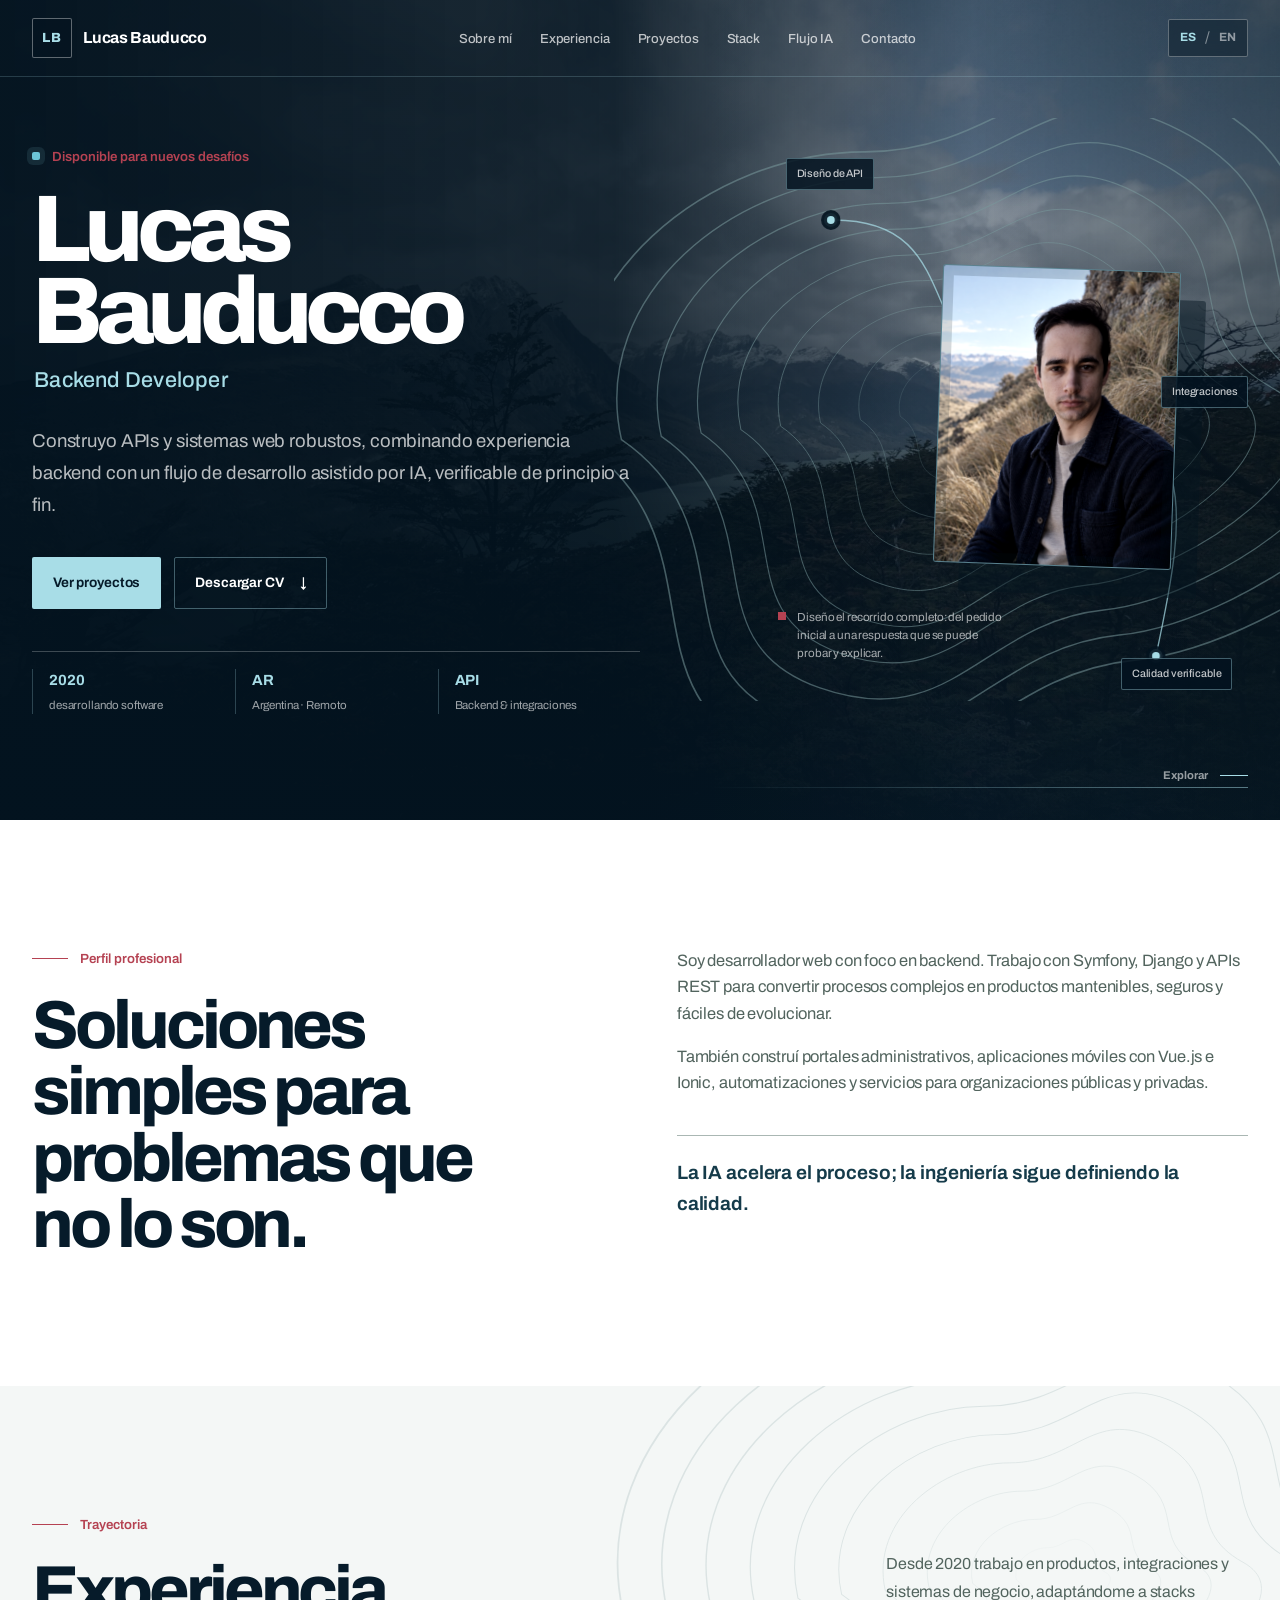
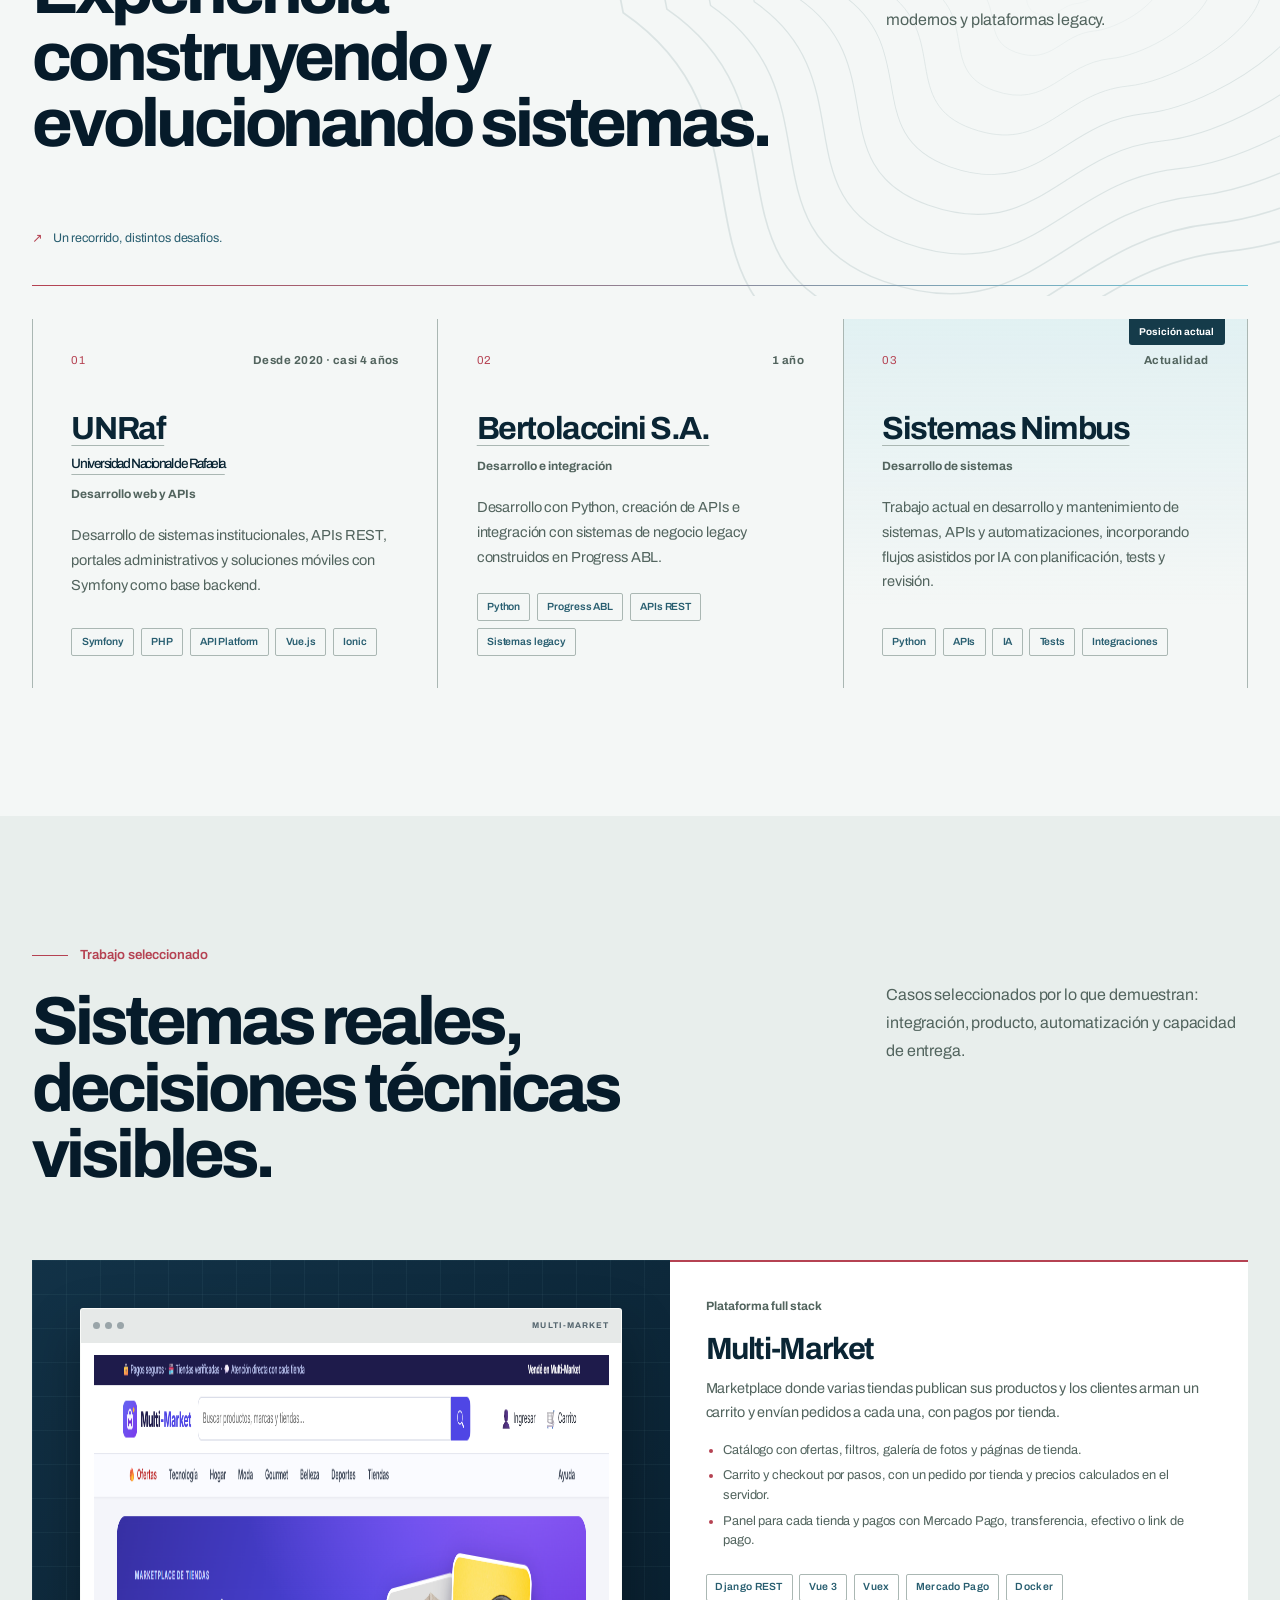
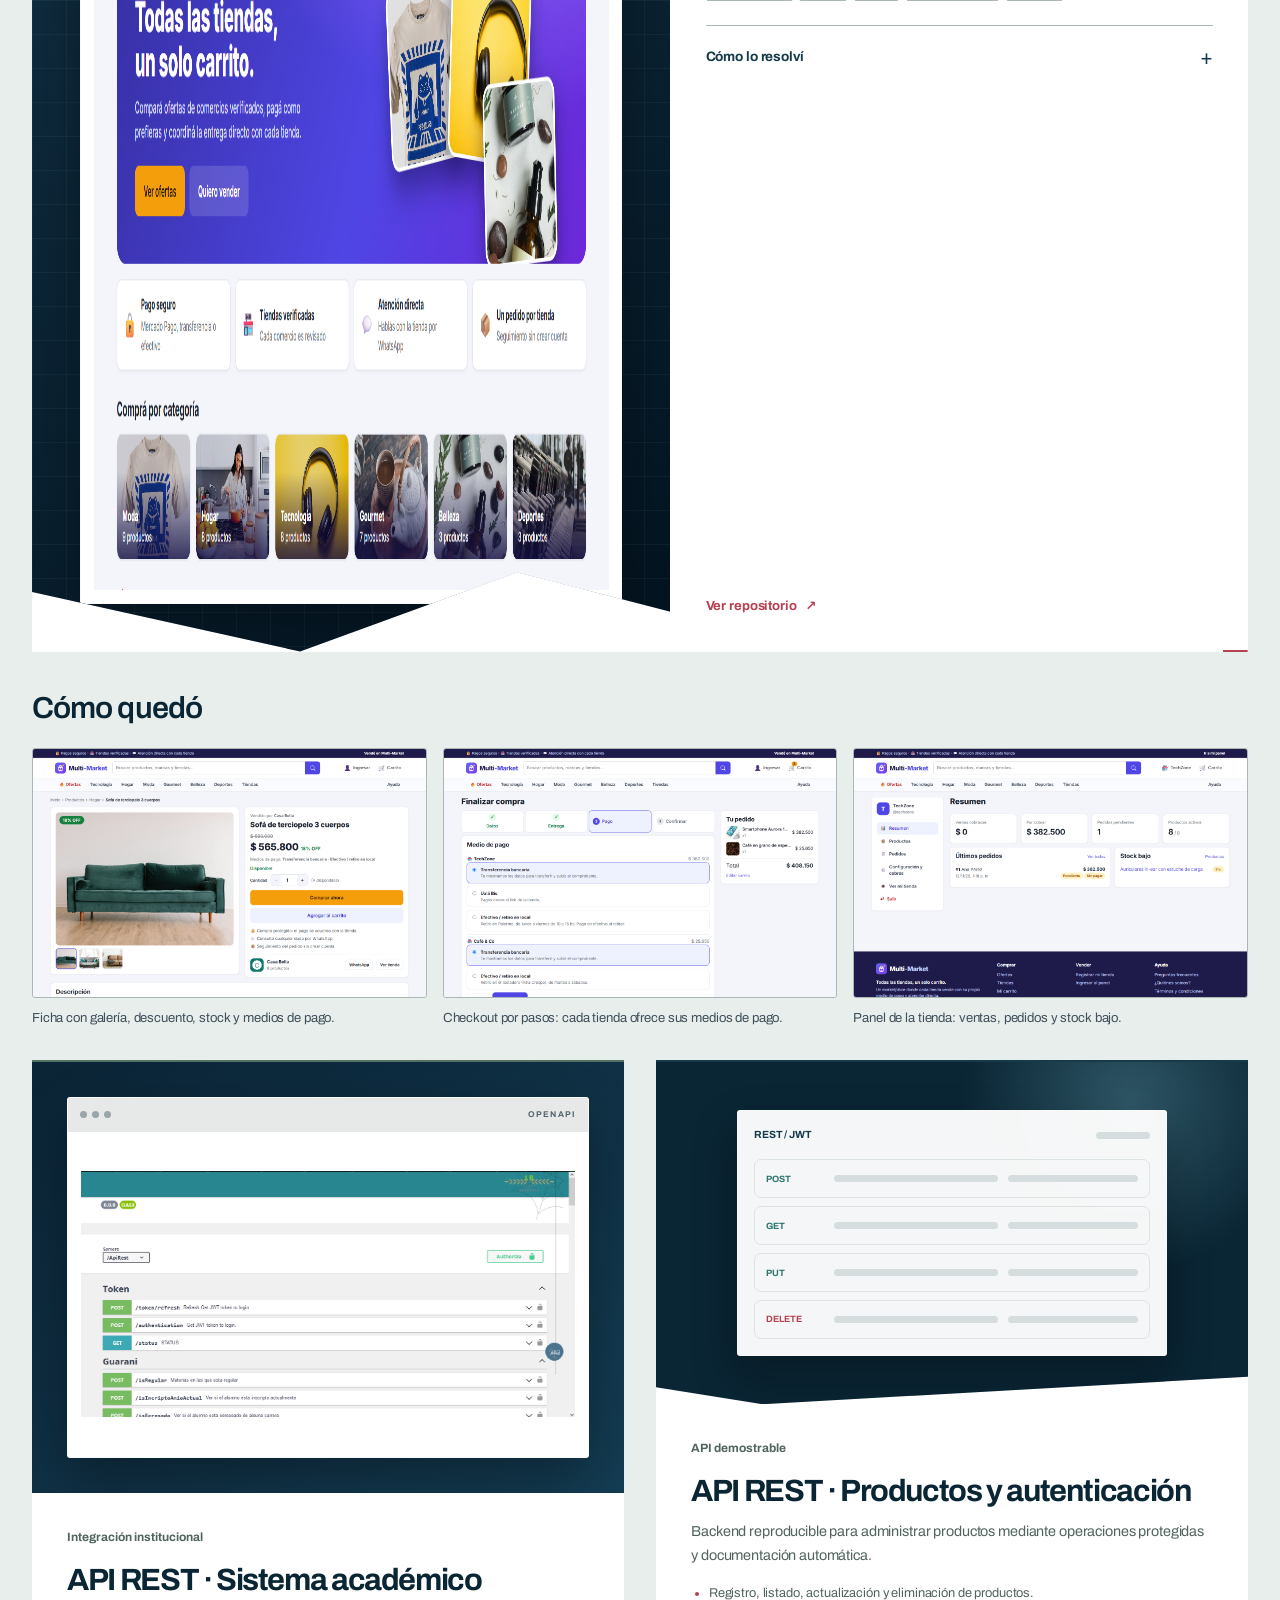
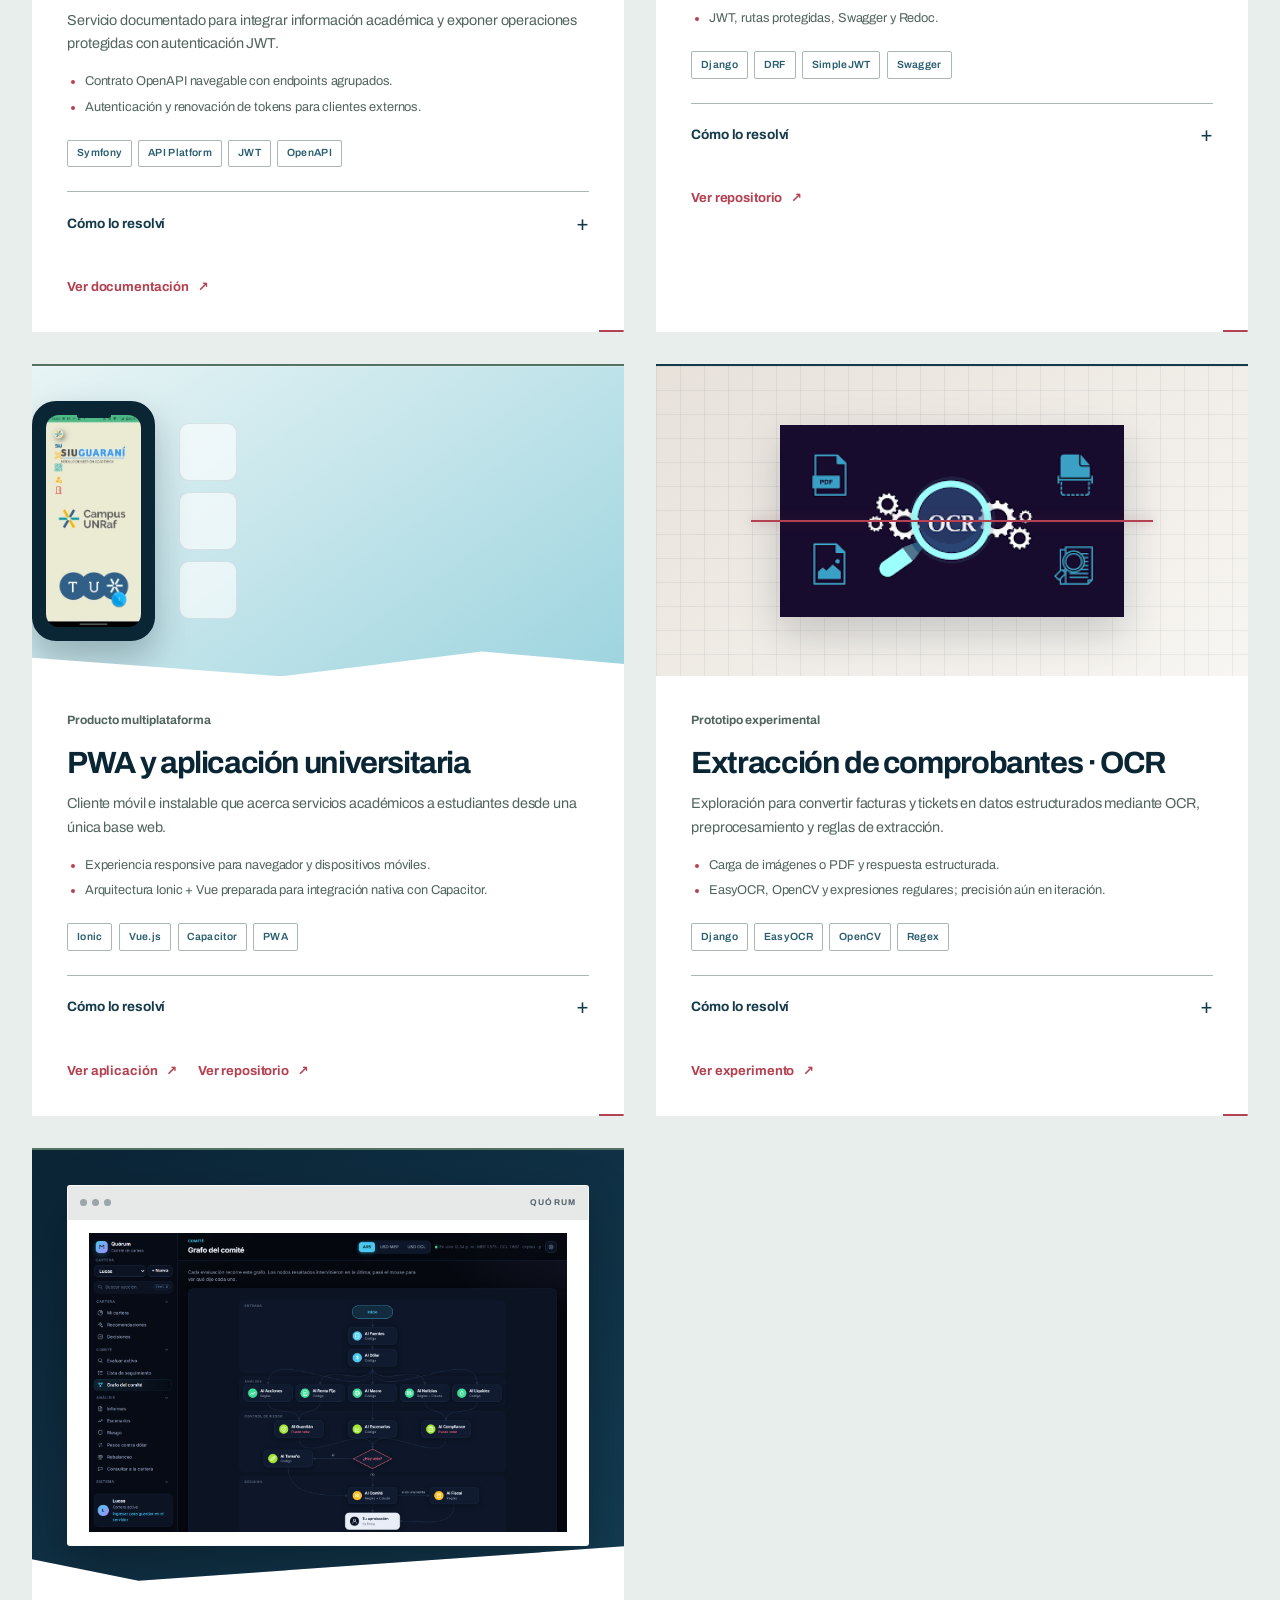
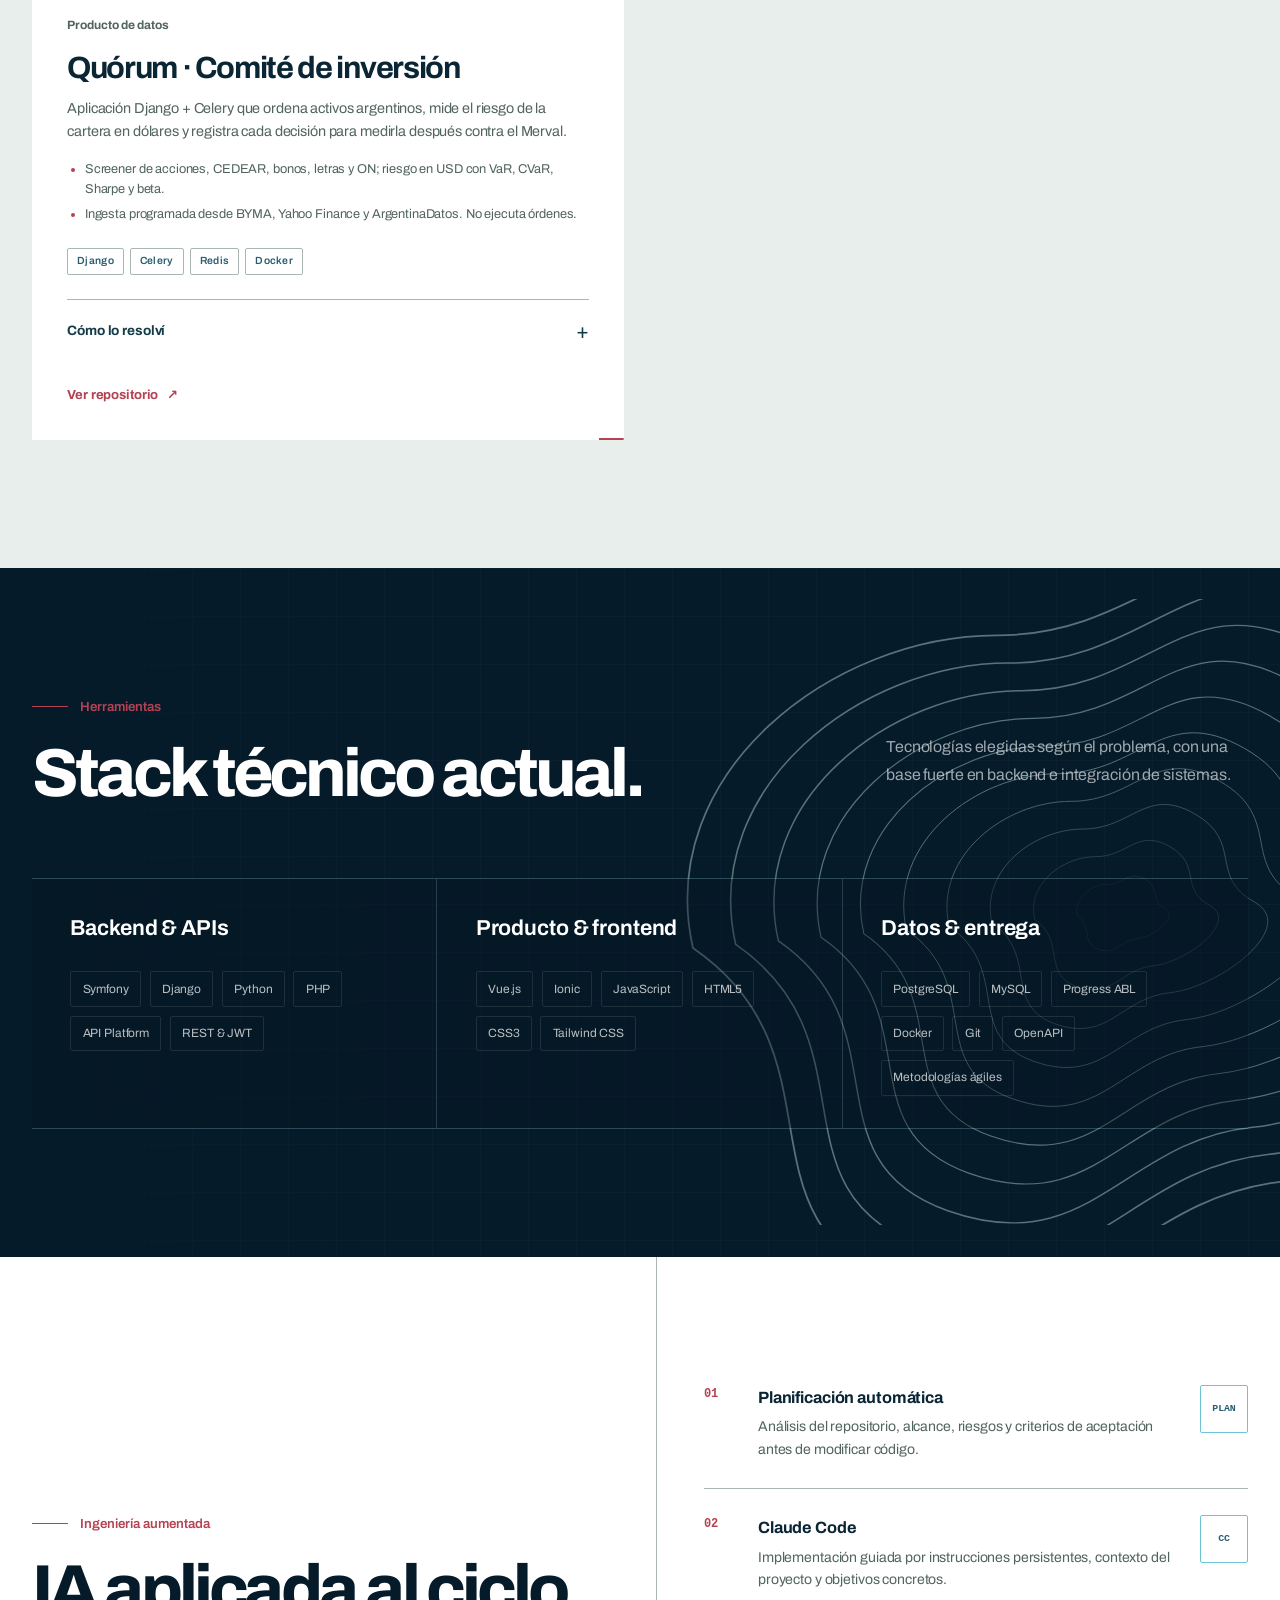
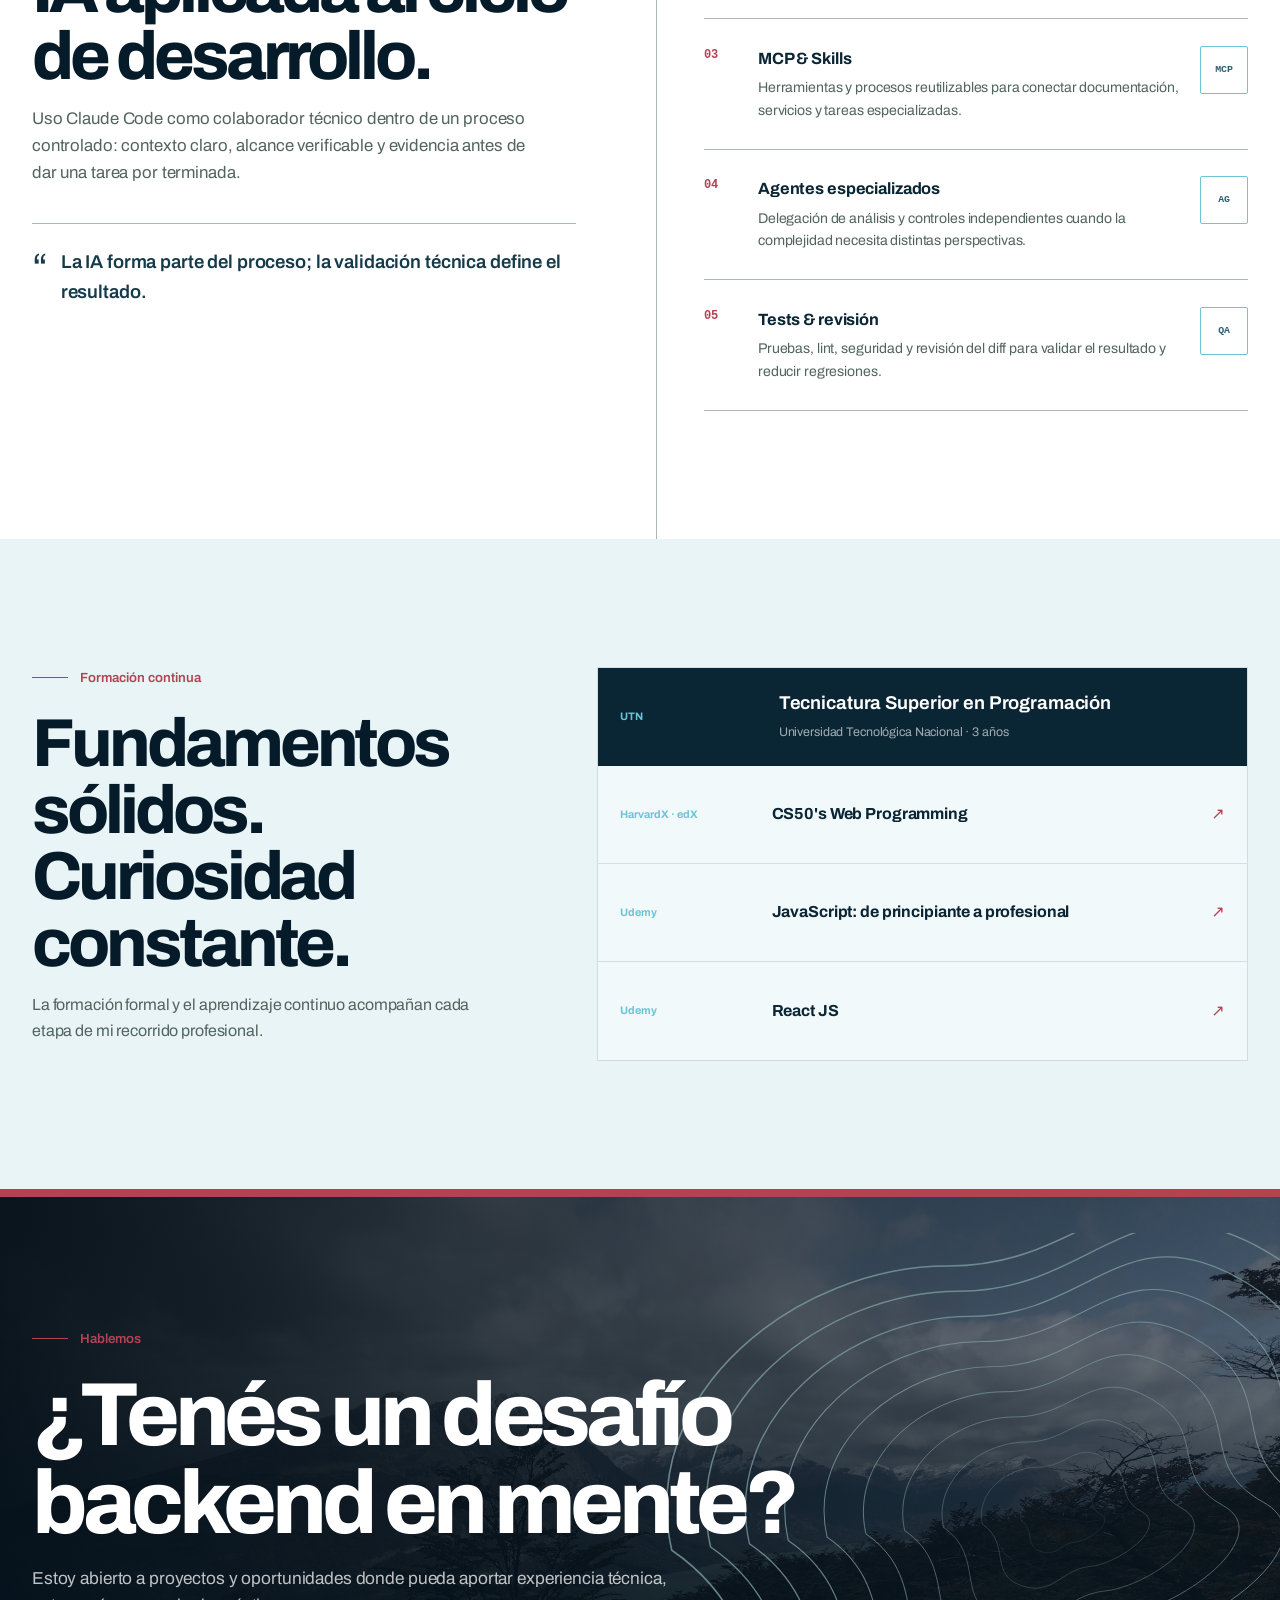
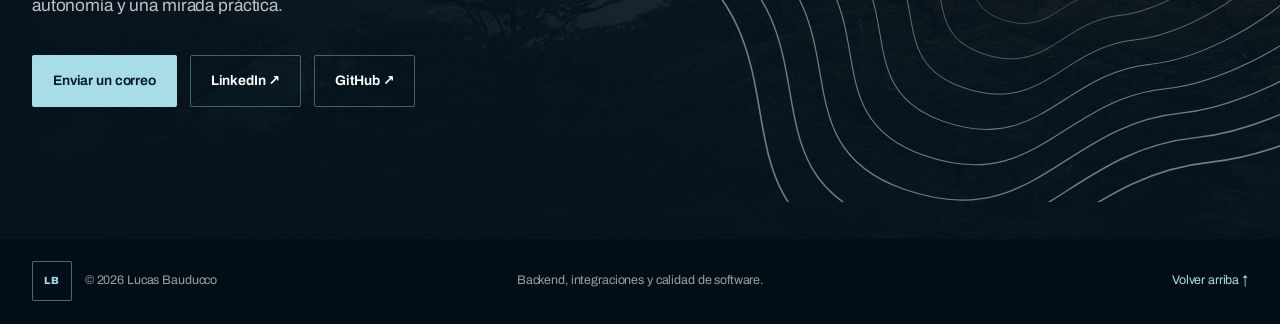
<file: index.html>
<!DOCTYPE html>
<html lang="es">
<head>
  <meta charset="UTF-8">
  <meta name="viewport" content="width=device-width, initial-scale=1.0, viewport-fit=cover">
  <meta name="description" content="Portfolio de Lucas Bauducco, Backend Developer especializado en Symfony, Django, APIs y desarrollo asistido por IA.">
  <meta name="author" content="Lucas Bauducco">
  <meta name="theme-color" content="#071a2b">
  <meta property="og:type" content="website">
  <meta property="og:title" content="Lucas Bauducco · Backend Developer">
  <meta property="og:description" content="Backend, APIs y productos digitales construidos con criterio técnico y flujos de desarrollo asistidos por IA.">
  <meta property="og:image" content="https://lucasbauducco.github.io/assets/img/profile-professional.png">
  <title>Lucas Bauducco · Backend Developer</title>
  <link rel="icon" href="data:image/svg+xml,<svg xmlns=%22http://www.w3.org/2000/svg%22 viewBox=%220 0 64 64%22><rect width=%2264%22 height=%2264%22 rx=%2216%22 fill=%22%23071a2b%22/><text x=%2232%22 y=%2241%22 text-anchor=%22middle%22 font-family=%22Arial%22 font-size=%2226%22 font-weight=%22700%22 fill=%22%238ed8e8%22>LB</text></svg>">
  <link rel="preconnect" href="https://fonts.googleapis.com">
  <link rel="preconnect" href="https://fonts.gstatic.com" crossorigin>
  <link href="https://fonts.googleapis.com/css2?family=Archivo:wght@400;500;600;700;800&display=swap" rel="stylesheet">
  <link rel="stylesheet" href="assets/css/base.css">
  <link rel="stylesheet" href="assets/css/gift.css">
  <script src="assets/js/gift.js" defer></script>
</head>
<body>
  <a class="skip-link" href="#contenido" data-i18n="skip">Saltar al contenido</a>

  <section class="gift-experience" id="gift-experience" aria-label="Carta privada" data-state="idle" hidden>
    <div class="gift-stage">
      <div class="gift-botanical gift-botanical-left" aria-hidden="true"></div>
      <div class="gift-botanical gift-botanical-right" aria-hidden="true"></div>
      <p class="gift-status" data-gift-status role="status" aria-live="polite"></p>
      <button class="gift-envelope-button" type="button" data-gift-envelope aria-expanded="false" aria-controls="gift-letter" hidden>
        <span class="gift-envelope-object" aria-hidden="true">
          <span class="gift-envelope-back"></span>
          <span class="gift-envelope-paper">Para vos</span>
          <span class="gift-envelope-front"></span>
          <span class="gift-envelope-flap"></span>
          <span class="gift-envelope-seal">LA</span>
        </span>
        <span class="gift-envelope-prompt">Abrí esta carta</span>
      </button>
      <article class="gift-letter" id="gift-letter" data-gift-letter hidden></article>
    </div>
  </section>

  <header class="site-header" id="inicio">
    <div class="nav-shell">
      <a class="brand" href="#inicio" aria-label="Lucas Bauducco — inicio" data-i18n-aria="brandAria">
        <span class="brand-mark" aria-hidden="true">LB</span>
        <span class="brand-name">Lucas Bauducco</span>
      </a>

      <button class="menu-toggle" type="button" aria-expanded="false" aria-controls="nav-menu" data-i18n-aria="menuOpen">
        <span></span><span></span><span></span>
      </button>

      <nav class="nav-menu" id="nav-menu" aria-label="Navegación principal" data-i18n-aria="mainNav">
        <a href="#sobre-mi" data-i18n="navAbout">Sobre mí</a>
        <a href="#experiencia" data-i18n="navExperience">Experiencia</a>
        <a href="#proyectos" data-i18n="navProjects">Proyectos</a>
        <a href="#stack" data-i18n="navStack">Stack</a>
        <a href="#flujo-ia" data-i18n="navAi">Flujo IA</a>
        <a href="#contacto" data-i18n="navContact">Contacto</a>
      </nav>

      <div class="language-switch" role="group" aria-label="Seleccionar idioma" data-i18n-aria="languageLabel">
        <button type="button" data-language="es" aria-pressed="true">ES</button>
        <span aria-hidden="true">/</span>
        <button type="button" data-language="en" aria-pressed="false">EN</button>
      </div>
    </div>
    <div class="route-progress" aria-hidden="true"><span></span></div>
  </header>

  <main id="contenido">
    <section class="hero" aria-labelledby="hero-title">
      <img class="hero-landscape" src="assets/img/IMG_20230310_113859179.jpg" width="4000" height="2250" fetchpriority="high" alt="">
      <div class="hero-shade" aria-hidden="true"></div>
      <div class="hero-grid container">
        <div class="hero-copy">
          <p class="eyebrow eyebrow-light">
            <span class="availability-dot" aria-hidden="true"></span>
            <span data-i18n="availability">Disponible para nuevos desafíos</span>
          </p>
          <h1 id="hero-title">
            <span>Lucas<br>Bauducco</span>
            <em data-i18n="role">Backend Developer</em>
          </h1>
          <p class="hero-lead" data-i18n="heroLead">Construyo APIs y sistemas web robustos, combinando experiencia backend con un flujo de desarrollo asistido por IA, verificable de principio a fin.</p>
          <div class="hero-actions">
            <a class="button button-primary" href="#proyectos">
              <span data-i18n="viewProjects">Ver proyectos</span>
            </a>
            <a class="button button-ghost" href="assets/documents/CV-LUCASBAUDUCCO.pdf" download>
              <span data-i18n="downloadCv">Descargar CV</span>
              <span aria-hidden="true">↓</span>
            </a>
          </div>
          <ul class="hero-facts" aria-label="Datos profesionales" data-i18n-aria="factsAria">
            <li><strong>2020</strong><span data-i18n="years">desarrollando software</span></li>
            <li><strong>AR</strong><span data-i18n="location">Argentina · Remoto</span></li>
            <li><strong>API</strong><span data-i18n="specialty">Backend & integraciones</span></li>
          </ul>
        </div>

        <figure class="portrait-card" aria-labelledby="hero-route-caption">
          <div class="software-route" aria-label="Ruta de software: diseño de API, integraciones y calidad verificable" data-i18n-aria="routeAria">
            <svg viewBox="0 0 480 560" preserveAspectRatio="none" aria-hidden="true">
              <path d="M54 70 C 205 68, 126 224, 278 248 S 420 350, 386 506"></path>
              <circle cx="54" cy="70" r="7"></circle>
              <circle cx="278" cy="248" r="7"></circle>
              <circle cx="386" cy="506" r="7"></circle>
            </svg>
            <span class="route-node route-node-api" data-route-node data-i18n="systemNodeApi">Diseño de API</span>
            <span class="route-node route-node-integrations" data-route-node data-i18n="systemNodeIntegrations">Integraciones</span>
            <span class="route-node route-node-quality" data-route-node data-i18n="systemNodeQuality">Calidad verificable</span>
          </div>
          <div class="portrait-frame">
            <img src="assets/img/profile-professional.png" width="1122" height="1402" loading="lazy" decoding="async" alt="Retrato profesional de Lucas Bauducco en la montaña" data-i18n-alt="portraitAlt">
          </div>
          <figcaption class="portrait-caption" id="hero-route-caption">
            <span aria-hidden="true"></span>
            <span data-i18n="heroSystemCaption">Diseño el recorrido completo: del pedido inicial a una respuesta que se puede probar y explicar.</span>
          </figcaption>
        </figure>
      </div>
      <a class="scroll-cue" href="#sobre-mi" aria-label="Continuar hacia Sobre mí" data-i18n-aria="scrollAria">
        <span data-i18n="explore">Explorar</span>
        <i aria-hidden="true"></i>
      </a>
    </section>

    <section class="section intro-section" id="sobre-mi" aria-labelledby="about-title">
      <div class="container intro-grid">
        <div>
          <p class="eyebrow" data-i18n="aboutEyebrow">Perfil profesional</p>
          <h2 id="about-title" data-i18n="aboutTitle">Soluciones simples para problemas que no lo son.</h2>
        </div>
        <div class="intro-copy">
          <p data-i18n="aboutP1">Soy desarrollador web con foco en backend. Trabajo con Symfony, Django y APIs REST para convertir procesos complejos en productos mantenibles, seguros y fáciles de evolucionar.</p>
          <p data-i18n="aboutP2">También construí portales administrativos, aplicaciones móviles con Vue.js e Ionic, automatizaciones y servicios para organizaciones públicas y privadas.</p>
          <p class="pull-quote" data-i18n="aboutQuote">La IA acelera el proceso; la ingeniería sigue definiendo la calidad.</p>
        </div>
      </div>
    </section>

    <section class="section experience-section" id="experiencia" aria-labelledby="experience-title">
      <div class="container">
        <div class="section-heading experience-heading">
          <div>
            <p class="eyebrow" data-i18n="experienceEyebrow">Trayectoria</p>
            <h2 id="experience-title" data-i18n="experienceTitle">Experiencia construyendo y evolucionando sistemas.</h2>
          </div>
          <p data-i18n="experienceIntro">Desde 2020 trabajo en productos, integraciones y sistemas de negocio, adaptándome a stacks modernos y plataformas legacy.</p>
        </div>

        <p class="journey-caption"><span aria-hidden="true">↗</span><span data-i18n="journeyCaption">Un recorrido, distintos desafíos.</span></p>
        <ol class="experience-timeline">
          <li class="experience-card">
            <div class="experience-period"><span>01</span><strong data-i18n="unrafDuration">Desde 2020 · casi 4 años</strong></div>
            <div class="experience-company">
              <h3><a class="experience-employer" href="https://unraf.edu.ar/" target="_blank" rel="noopener noreferrer">UNRaf<span class="experience-employer-name">Universidad Nacional de Rafaela</span></a></h3>
              <p data-i18n="unrafRole">Desarrollo web y APIs</p>
            </div>
            <p data-i18n="unrafText">Desarrollo de sistemas institucionales, APIs REST, portales administrativos y soluciones móviles con Symfony como base backend.</p>
            <div class="experience-stack"><span>Symfony</span><span>PHP</span><span>API Platform</span><span>Vue.js</span><span>Ionic</span></div>
          </li>
          <li class="experience-card">
            <div class="experience-period"><span>02</span><strong data-i18n="bertolacciniDuration">1 año</strong></div>
            <div class="experience-company">
              <h3><a class="experience-employer" href="https://www.bertolaccini.com/" target="_blank" rel="noopener noreferrer">Bertolaccini S.A.</a></h3>
              <p data-i18n="bertolacciniRole">Desarrollo e integración</p>
            </div>
            <p data-i18n="bertolacciniText">Desarrollo con Python, creación de APIs e integración con sistemas de negocio legacy construidos en Progress ABL.</p>
            <div class="experience-stack"><span>Python</span><span>Progress ABL</span><span>APIs REST</span><span data-i18n="legacySystems">Sistemas legacy</span></div>
          </li>
          <li class="experience-card experience-card-current">
            <div class="experience-period"><span>03</span><strong data-i18n="nimbusDuration">Actualidad</strong></div>
            <div class="experience-company">
              <h3><a class="experience-employer" href="https://sistemasnimbus.com/" target="_blank" rel="noopener noreferrer">Sistemas Nimbus</a></h3>
              <p data-i18n="nimbusRole">Desarrollo de sistemas</p>
            </div>
            <p data-i18n="nimbusText">Trabajo actual en desarrollo y mantenimiento de sistemas, APIs y automatizaciones, incorporando flujos asistidos por IA con planificación, tests y revisión.</p>
            <div class="experience-stack"><span>Python</span><span>APIs</span><span data-i18n="aiShort">IA</span><span>Tests</span><span data-i18n="integrations">Integraciones</span></div>
            <span class="current-badge" data-i18n="currentBadge">Posición actual</span>
          </li>
        </ol>
      </div>
    </section>

    <section class="section projects-section" id="proyectos" aria-labelledby="projects-title">
      <div class="container">
        <div class="section-heading">
          <div>
            <p class="eyebrow" data-i18n="projectsEyebrow">Trabajo seleccionado</p>
            <h2 id="projects-title" data-i18n="projectsTitle">Sistemas reales, decisiones técnicas visibles.</h2>
          </div>
          <p data-i18n="projectsIntro">Una selección de APIs, aplicaciones y automatizaciones construidas para contextos reales.</p>
        </div>

        <div class="project-grid">
          <article class="project-card project-card-featured case-market">
            <div class="project-media project-visual project-visual-market">
              <div class="capture-window">
                <div class="window-bar"><i></i><i></i><i></i><span>MULTI-MARKET</span></div>
                <img src="assets/img/multi-market/01-home.png" width="1360" height="860" decoding="async" alt="Portada de Multi-Market con ofertas y categorías" data-i18n-alt="marketAlt">
              </div>
            </div>
            <div class="project-body">
              <div class="project-kicker"><span>01</span><strong data-i18n="marketType">Plataforma full stack</strong></div>
              <h3>Multi-Market</h3>
              <p data-i18n="marketDescription">Marketplace donde varias tiendas publican sus productos y los clientes arman un carrito y envían pedidos a cada una, con pagos por tienda.</p>
              <ul class="project-points">
                <li data-i18n="marketPoint1">Catálogo con ofertas, filtros, galería de fotos y páginas de tienda.</li>
                <li data-i18n="marketPoint2">Carrito y checkout por pasos, con un pedido por tienda y precios calculados en el servidor.</li>
                <li data-i18n="marketPoint3">Panel para cada tienda y pagos con Mercado Pago, transferencia, efectivo o link de pago.</li>
              </ul>
              <div class="project-meta"><span>Django REST</span><span>Vue 3</span><span>Vuex</span><span>Mercado Pago</span><span>Docker</span></div>
              <details class="project-case">
                <summary data-i18n-aria="marketCaseAria" aria-label="Cómo lo resolví: Multi-Market"><span data-i18n="caseToggle">Cómo lo resolví</span><span class="case-toggle-icon" aria-hidden="true">+</span></summary>
                <dl>
                  <div><dt data-i18n="caseProblem">El problema</dt><dd data-i18n="marketCaseProblem">Que varias tiendas publiquen en un mismo lugar y que el comprador pueda armar un carrito y pedir a cada una, sin cuenta y con el pago que prefiera cada tienda.</dd></div>
                  <div><dt data-i18n="caseContribution">Mi aporte</dt><dd data-i18n="marketCaseContribution">Construí la API, el cliente Vue, el checkout por pasos, el panel de cada tienda y la integración de pagos.</dd></div>
                  <div><dt data-i18n="caseDecision">La decisión técnica</dt><dd data-i18n="marketCaseDecision">Precios y stock se calculan en el servidor; el webhook de Mercado Pago valida la firma y consulta el pago a la API antes de marcar el pedido como pagado, y los tokens de cada tienda se guardan cifrados.</dd></div>
                  <div><dt data-i18n="caseOutcome">El resultado</dt><dd data-i18n="marketCaseOutcome">Un marketplace completo con datos de demostración y despliegue con Docker. Mercado Pago está probado con respuestas simuladas; todavía no se validó contra el sandbox real.</dd></div>
                </dl>
              </details>
              <div class="project-actions">
                <a class="text-link" href="https://github.com/lucasbauducco/multi-market" target="_blank" rel="noopener noreferrer"><span data-i18n="viewRepository">Ver repositorio</span><span aria-hidden="true">↗</span></a>
              </div>
            </div>
          </article>

          <section class="market-shots" aria-labelledby="market-shots-title">
            <h3 id="market-shots-title" data-i18n="marketShotsTitle">Cómo quedó</h3>
            <ul>
              <li><figure><img src="assets/img/multi-market/04b-producto-galeria.png" width="1360" height="860" loading="lazy" decoding="async" alt="Ficha de producto con galería de fotos" data-i18n-alt="shotProductAlt"><figcaption data-i18n="shotProduct">Ficha con galería, descuento, stock y medios de pago.</figcaption></figure></li>
              <li><figure><img src="assets/img/multi-market/07-checkout-pago.png" width="1360" height="860" loading="lazy" decoding="async" alt="Checkout por pasos con medios de pago" data-i18n-alt="shotCheckoutAlt"><figcaption data-i18n="shotCheckout">Checkout por pasos: cada tienda ofrece sus medios de pago.</figcaption></figure></li>
              <li><figure><img src="assets/img/multi-market/13-panel-resumen.png" width="1360" height="860" loading="lazy" decoding="async" alt="Panel de la tienda con resumen de ventas" data-i18n-alt="shotPanelAlt"><figcaption data-i18n="shotPanel">Panel de la tienda: ventas, pedidos y stock bajo.</figcaption></figure></li>
            </ul>
          </section>

          <article class="project-card case-academic">
            <div class="project-media project-capture project-capture-api">
              <div class="capture-window">
                <div class="window-bar"><i></i><i></i><i></i><span>OPENAPI</span></div>
                <img src="assets/img/ApiRest.png" width="1366" height="681" loading="lazy" decoding="async" alt="Documentación OpenAPI del sistema académico" data-i18n-alt="apiAlt">
              </div>
            </div>
            <div class="project-body">
              <div class="project-kicker"><span>02</span><strong data-i18n="apiType">Integración institucional</strong></div>
              <h3 data-i18n="apiTitle">API REST · Sistema académico</h3>
              <p data-i18n="apiDescription">Servicio documentado para integrar información académica y exponer operaciones protegidas con autenticación JWT.</p>
              <ul class="project-points"><li data-i18n="apiPoint1">Contrato OpenAPI navegable con endpoints agrupados.</li><li data-i18n="apiPoint2">Autenticación y renovación de tokens para clientes externos.</li></ul>
              <div class="project-meta"><span>Symfony</span><span>API Platform</span><span>JWT</span><span>OpenAPI</span></div>
              <details class="project-case">
                <summary data-i18n-aria="academicCaseAria" aria-label="Cómo lo resolví: API académica"><span data-i18n="caseToggle">Cómo lo resolví</span><span class="case-toggle-icon" aria-hidden="true">+</span></summary>
                <dl>
                  <div><dt data-i18n="caseProblem">El problema</dt><dd data-i18n="academicCaseProblem">Exponer información académica para que otros sistemas puedan integrarse mediante un contrato claro.</dd></div>
                  <div><dt data-i18n="caseContribution">Mi aporte</dt><dd data-i18n="academicCaseContribution">Desarrollé una API institucional y su documentación de operaciones para clientes externos.</dd></div>
                  <div><dt data-i18n="caseDecision">La decisión técnica</dt><dd data-i18n="academicCaseDecision">Usé Symfony y API Platform para publicar el contrato OpenAPI, con JWT para las operaciones protegidas.</dd></div>
                  <div><dt data-i18n="caseOutcome">El resultado</dt><dd data-i18n="academicCaseOutcome">Endpoints agrupados en una documentación navegable y un flujo de autenticación y renovación de tokens para integraciones.</dd></div>
                </dl>
              </details>
              <div class="project-actions"><a class="text-link" href="https://intranet.unraf.edu.ar/ApiRest/docs" target="_blank" rel="noopener noreferrer"><span data-i18n="viewDocumentation">Ver documentación</span><span aria-hidden="true">↗</span></a></div>
            </div>
          </article>

          <article class="project-card case-products">
            <div class="project-media project-visual project-visual-api" role="img" aria-label="Vista conceptual de documentación para una API Django" data-i18n-aria="djangoVisualAlt">
              <div class="api-preview" aria-hidden="true">
                <header><span>REST / JWT</span><i></i></header>
                <div><b>POST</b><i></i><span></span></div><div><b>GET</b><i></i><span></span></div><div><b>PUT</b><i></i><span></span></div><div><b>DELETE</b><i></i><span></span></div>
              </div>
            </div>
            <div class="project-body">
              <div class="project-kicker"><span>03</span><strong data-i18n="djangoType">API demostrable</strong></div>
              <h3 data-i18n="djangoTitle">API REST · Productos y autenticación</h3>
              <p data-i18n="djangoDescription">Backend reproducible para administrar productos mediante operaciones protegidas y documentación automática.</p>
              <ul class="project-points"><li data-i18n="djangoPoint1">Registro, listado, actualización y eliminación de productos.</li><li data-i18n="djangoPoint2">JWT, rutas protegidas, Swagger y Redoc.</li></ul>
              <div class="project-meta"><span>Django</span><span>DRF</span><span>SimpleJWT</span><span>Swagger</span></div>
              <details class="project-case">
                <summary data-i18n-aria="djangoCaseAria" aria-label="Cómo lo resolví: API de productos"><span data-i18n="caseToggle">Cómo lo resolví</span><span class="case-toggle-icon" aria-hidden="true">+</span></summary>
                <dl>
                  <div><dt data-i18n="caseProblem">El problema</dt><dd data-i18n="djangoCaseProblem">Construir una API de productos que pueda ejecutarse localmente y permita probar operaciones autenticadas.</dd></div>
                  <div><dt data-i18n="caseContribution">Mi aporte</dt><dd data-i18n="djangoCaseContribution">Implementé el registro, listado, actualización y eliminación de productos, junto con la autenticación.</dd></div>
                  <div><dt data-i18n="caseDecision">La decisión técnica</dt><dd data-i18n="djangoCaseDecision">Separé modelos, serializers y vistas con Django REST Framework; usé SimpleJWT y documentación Swagger/Redoc.</dd></div>
                  <div><dt data-i18n="caseOutcome">El resultado</dt><dd data-i18n="djangoCaseOutcome">Un backend reproducible con CRUD, rutas protegidas y documentación pública para explorar el contrato de la API.</dd></div>
                </dl>
              </details>
              <div class="project-actions"><a class="text-link" href="https://github.com/lucasbauducco/api_djago_jwt" target="_blank" rel="noopener noreferrer"><span data-i18n="viewRepository">Ver repositorio</span><span aria-hidden="true">↗</span></a></div>
            </div>
          </article>

          <article class="project-card case-mobile">
            <div class="project-media project-capture project-capture-phone">
              <div class="phone-shell"><span aria-hidden="true"></span><img src="assets/img/appUNRaf.jpg" width="225" height="500" loading="lazy" decoding="async" alt="Aplicación móvil de UNRaf" data-i18n-alt="appAlt"></div>
              <div class="phone-caption" aria-hidden="true"><i></i><i></i><i></i></div>
            </div>
            <div class="project-body">
              <div class="project-kicker"><span>04</span><strong data-i18n="appType">Producto multiplataforma</strong></div>
              <h3 data-i18n="appTitle">PWA y aplicación universitaria</h3>
              <p data-i18n="appDescription">Cliente móvil e instalable que acerca servicios académicos a estudiantes desde una única base web.</p>
              <ul class="project-points"><li data-i18n="appPoint1">Experiencia responsive para navegador y dispositivos móviles.</li><li data-i18n="appPoint2">Arquitectura Ionic + Vue preparada para integración nativa con Capacitor.</li></ul>
              <div class="project-meta"><span>Ionic</span><span>Vue.js</span><span>Capacitor</span><span>PWA</span></div>
              <details class="project-case">
                <summary data-i18n-aria="mobileCaseAria" aria-label="Cómo lo resolví: Aplicación UNRaf"><span data-i18n="caseToggle">Cómo lo resolví</span><span class="case-toggle-icon" aria-hidden="true">+</span></summary>
                <dl>
                  <div><dt data-i18n="caseProblem">El problema</dt><dd data-i18n="mobileCaseProblem">Acercar servicios universitarios a estudiantes desde una experiencia que funcione en distintos dispositivos.</dd></div>
                  <div><dt data-i18n="caseContribution">Mi aporte</dt><dd data-i18n="mobileCaseContribution">Desarrollé el cliente de la aplicación con Ionic y Vue, reutilizando una base de interfaz web.</dd></div>
                  <div><dt data-i18n="caseDecision">La decisión técnica</dt><dd data-i18n="mobileCaseDecision">Elegí Ionic para la interfaz y Capacitor como puente para preparar compilaciones nativas.</dd></div>
                  <div><dt data-i18n="caseOutcome">El resultado</dt><dd data-i18n="mobileCaseOutcome">Una aplicación web adaptable y una base preparada para Android e iOS mediante Capacitor.</dd></div>
                </dl>
              </details>
              <div class="project-actions"><a class="text-link" href="https://app.unraf.edu.ar/unraf/" target="_blank" rel="noopener noreferrer"><span data-i18n="viewDemo">Ver aplicación</span><span aria-hidden="true">↗</span></a><a class="text-link" href="https://github.com/lucasbauducco/app_movil_ionic_vue" target="_blank" rel="noopener noreferrer"><span data-i18n="viewRepository">Ver repositorio</span><span aria-hidden="true">↗</span></a></div>
            </div>
          </article>

          <article class="project-card case-ocr">
            <div class="project-media project-capture project-capture-ocr">
              <div class="ocr-grid" aria-hidden="true"></div>
              <img src="assets/img/ocr-read.png" width="300" height="168" loading="lazy" decoding="async" alt="Ilustración del lector OCR de documentos" data-i18n-alt="ocrAlt">
              <span class="scan-line" aria-hidden="true"></span>
            </div>
            <div class="project-body">
              <div class="project-kicker"><span>05</span><strong data-i18n="ocrType">Prototipo experimental</strong></div>
              <h3 data-i18n="ocrTitle">Extracción de comprobantes · OCR</h3>
              <p data-i18n="ocrDescription">Exploración para convertir facturas y tickets en datos estructurados mediante OCR, preprocesamiento y reglas de extracción.</p>
              <ul class="project-points"><li data-i18n="ocrPoint1">Carga de imágenes o PDF y respuesta estructurada.</li><li data-i18n="ocrPoint2">EasyOCR, OpenCV y expresiones regulares; precisión aún en iteración.</li></ul>
              <div class="project-meta"><span>Django</span><span>EasyOCR</span><span>OpenCV</span><span>Regex</span></div>
              <details class="project-case">
                <summary data-i18n-aria="ocrCaseAria" aria-label="Cómo lo resolví: Prototipo OCR"><span data-i18n="caseToggle">Cómo lo resolví</span><span class="case-toggle-icon" aria-hidden="true">+</span></summary>
                <dl>
                  <div><dt data-i18n="caseProblem">El problema</dt><dd data-i18n="ocrCaseProblem">Explorar cómo pasar de una imagen de un comprobante a campos que otro sistema pueda procesar.</dd></div>
                  <div><dt data-i18n="caseContribution">Mi aporte</dt><dd data-i18n="ocrCaseContribution">Construí un prototipo de carga de archivos, lectura OCR y extracción de campos.</dd></div>
                  <div><dt data-i18n="caseDecision">La decisión técnica</dt><dd data-i18n="ocrCaseDecision">Combiné preprocesamiento con OpenCV, lectura con EasyOCR y reglas con expresiones regulares.</dd></div>
                  <div><dt data-i18n="caseOutcome">El resultado</dt><dd data-i18n="ocrCaseOutcome">Un flujo experimental de archivo a respuesta estructurada. La extracción todavía presenta errores y requiere iteración según el documento.</dd></div>
                </dl>
              </details>
              <div class="project-actions"><a class="text-link" href="https://github.com/lucasbauducco/zygo_api" target="_blank" rel="noopener noreferrer"><span data-i18n="viewExperiment">Ver experimento</span><span aria-hidden="true">↗</span></a></div>
            </div>
          </article>

          <article class="project-card case-quorum">
            <div class="project-media project-capture project-capture-api">
              <div class="capture-window">
                <div class="window-bar"><i></i><i></i><i></i><span>QUÓRUM</span></div>
                <img src="assets/img/quorum-comite.png" width="1440" height="900" loading="lazy" decoding="async" alt="Grafo del comité de inversión de Quórum" data-i18n-alt="quorumAlt">
              </div>
            </div>
            <div class="project-body">
              <div class="project-kicker"><span>06</span><strong data-i18n="quorumType">Producto de datos</strong></div>
              <h3 data-i18n="quorumTitle">Quórum · Comité de inversión</h3>
              <p data-i18n="quorumDescription">Aplicación Django + Celery que ordena activos argentinos, mide el riesgo de la cartera en dólares y registra cada decisión para medirla después contra el Merval.</p>
              <ul class="project-points"><li data-i18n="quorumPoint1">Screener de acciones, CEDEAR, bonos, letras y ON; riesgo en USD con VaR, CVaR, Sharpe y beta.</li><li data-i18n="quorumPoint2">Ingesta programada desde BYMA, Yahoo Finance y ArgentinaDatos. No ejecuta órdenes.</li></ul>
              <div class="project-meta"><span>Django</span><span>Celery</span><span>Redis</span><span>Docker</span></div>
              <details class="project-case">
                <summary data-i18n-aria="quorumCaseAria" aria-label="Cómo lo resolví: Quórum"><span data-i18n="caseToggle">Cómo lo resolví</span><span class="case-toggle-icon" aria-hidden="true">+</span></summary>
                <dl>
                  <div><dt data-i18n="caseProblem">El problema</dt><dd data-i18n="quorumCaseProblem">Quien invierte en pesos y dólares en Argentina necesita ver la evidencia antes de decidir y comprobar después si el criterio acertó.</dd></div>
                  <div><dt data-i18n="caseContribution">Mi aporte</dt><dd data-i18n="quorumCaseContribution">Diseñé y construí el backend, las tareas programadas, los motores de cálculo y un comité de 14 agentes en el navegador.</dd></div>
                  <div><dt data-i18n="caseDecision">La decisión técnica</dt><dd data-i18n="quorumCaseDecision">Separé ingesta, base y motores; Celery Beat actualiza los datos en horario de mercado y, si BYMA no tiene precios vigentes, usa el último respaldo marcado como desactualizado.</dd></div>
                  <div><dt data-i18n="caseOutcome">El resultado</dt><dd data-i18n="quorumCaseOutcome">Una herramienta informativa que corre en el propio servidor, con medición de cada selección a 30, 90 y 180 días contra el Merval en USD.</dd></div>
                </dl>
              </details>
              <div class="project-actions"><a class="text-link" href="https://github.com/lucasbauducco/quorum" target="_blank" rel="noopener noreferrer"><span data-i18n="viewRepository">Ver repositorio</span><span aria-hidden="true">↗</span></a></div>
            </div>
          </article>
        </div>
      </div>
    </section>

    <section class="section stack-section" id="stack" aria-labelledby="stack-title">
      <div class="container">
        <div class="section-heading section-heading-light">
          <div>
            <p class="eyebrow eyebrow-light" data-i18n="stackEyebrow">Herramientas</p>
            <h2 id="stack-title" data-i18n="stackTitle">Stack técnico actual.</h2>
          </div>
          <p data-i18n="stackIntro">Tecnologías elegidas según el problema, con una base fuerte en backend e integración de sistemas.</p>
        </div>

        <div class="stack-grid">
          <article class="stack-card">
            <span class="stack-index">01</span>
            <h3 data-i18n="backendTitle">Backend & APIs</h3>
            <ul>
              <li>Symfony</li><li>Django</li><li>Python</li><li>PHP</li><li>API Platform</li><li>REST & JWT</li>
            </ul>
          </article>
          <article class="stack-card">
            <span class="stack-index">02</span>
            <h3 data-i18n="frontendTitle">Producto & frontend</h3>
            <ul>
              <li>Vue.js</li><li>Ionic</li><li>JavaScript</li><li>HTML5</li><li>CSS3</li><li>Tailwind CSS</li>
            </ul>
          </article>
          <article class="stack-card">
            <span class="stack-index">03</span>
            <h3 data-i18n="dataTitle">Datos & entrega</h3>
            <ul>
              <li>PostgreSQL</li><li>MySQL</li><li>Progress ABL</li><li>Docker</li><li>Git</li><li>OpenAPI</li><li data-i18n="agile">Metodologías ágiles</li>
            </ul>
          </article>
        </div>
      </div>
    </section>

    <section class="section ai-section" id="flujo-ia" aria-labelledby="ai-title">
      <div class="container ai-layout">
        <div class="ai-intro">
          <p class="eyebrow" data-i18n="aiEyebrow">Ingeniería aumentada</p>
          <h2 id="ai-title" data-i18n="aiTitle">IA aplicada al ciclo de desarrollo.</h2>
          <p data-i18n="aiIntro">Uso Claude Code como colaborador técnico dentro de un proceso controlado: contexto claro, alcance verificable y evidencia antes de dar una tarea por terminada.</p>
          <div class="ai-statement">
            <span aria-hidden="true">“</span>
            <p data-i18n="aiQuote">La IA forma parte del proceso; la validación técnica define el resultado.</p>
          </div>
        </div>

        <ol class="workflow-list">
          <li>
            <span class="workflow-mark">01</span>
            <div><h3 data-i18n="workflowPlanTitle">Planificación automática</h3><p data-i18n="workflowPlanText">Análisis del repositorio, alcance, riesgos y criterios de aceptación antes de modificar código.</p></div>
            <span class="workflow-tool">PLAN</span>
          </li>
          <li>
            <span class="workflow-mark">02</span>
            <div><h3>Claude Code</h3><p data-i18n="workflowClaudeText">Implementación guiada por instrucciones persistentes, contexto del proyecto y objetivos concretos.</p></div>
            <span class="workflow-tool">CC</span>
          </li>
          <li>
            <span class="workflow-mark">03</span>
            <div><h3>MCP & Skills</h3><p data-i18n="workflowMcpText">Herramientas y procesos reutilizables para conectar documentación, servicios y tareas especializadas.</p></div>
            <span class="workflow-tool">MCP</span>
          </li>
          <li>
            <span class="workflow-mark">04</span>
            <div><h3 data-i18n="workflowAgentsTitle">Agentes especializados</h3><p data-i18n="workflowAgentsText">Delegación de análisis y controles independientes cuando la complejidad necesita distintas perspectivas.</p></div>
            <span class="workflow-tool">AG</span>
          </li>
          <li>
            <span class="workflow-mark">05</span>
            <div><h3 data-i18n="workflowQaTitle">Tests & revisión</h3><p data-i18n="workflowQaText">Pruebas, lint, seguridad y revisión del diff para validar el resultado y reducir regresiones.</p></div>
            <span class="workflow-tool">QA</span>
          </li>
        </ol>
      </div>
    </section>

    <section class="section education-section" id="formacion" aria-labelledby="education-title">
      <div class="container education-grid">
        <div>
          <p class="eyebrow" data-i18n="educationEyebrow">Formación continua</p>
          <h2 id="education-title" data-i18n="educationTitle">Fundamentos sólidos. Curiosidad constante.</h2>
          <p data-i18n="educationIntro">La formación formal y el aprendizaje continuo acompañan cada etapa de mi recorrido profesional.</p>
        </div>
        <div class="credentials">
          <article class="credential-main">
            <span>UTN</span>
            <div>
              <h3 data-i18n="degreeTitle">Tecnicatura Superior en Programación</h3>
              <p data-i18n="degreeDetail">Universidad Tecnológica Nacional · 3 años</p>
            </div>
          </article>
          <a href="https://learning.edx.org/course/course-v1:HarvardX+CS50W+Web" target="_blank" rel="noopener noreferrer">
            <span>HarvardX · edX</span><strong>CS50's Web Programming</strong><i aria-hidden="true">↗</i>
          </a>
          <a href="https://www.udemy.com/certificate/UC-ed780a22-4955-4652-85be-535848304f03/" target="_blank" rel="noopener noreferrer">
            <span>Udemy</span><strong data-i18n="jsCourse">JavaScript: de principiante a profesional</strong><i aria-hidden="true">↗</i>
          </a>
          <a href="https://www.udemy.com/certificate/UC-bc487097-c5f7-4bc7-b076-d0085957dee3/" target="_blank" rel="noopener noreferrer">
            <span>Udemy</span><strong>React JS</strong><i aria-hidden="true">↗</i>
          </a>
        </div>
      </div>
    </section>

    <section class="contact-section" id="contacto" aria-labelledby="contact-title">
      <div class="contact-landscape" aria-hidden="true"></div>
      <div class="container contact-content">
        <p class="eyebrow eyebrow-light" data-i18n="contactEyebrow">Hablemos</p>
        <h2 id="contact-title" data-i18n="contactTitle">¿Tenés un desafío backend en mente?</h2>
        <p data-i18n="contactText">Estoy abierto a proyectos y oportunidades donde pueda aportar experiencia técnica, autonomía y una mirada práctica.</p>
        <div class="contact-actions">
          <a class="button button-primary" href="mailto:lucasbauducco@gmail.com">
            <span data-i18n="sendEmail">Enviar un correo</span>
          </a>
          <a class="button button-ghost" href="https://www.linkedin.com/in/lucas-bauducco-804604237/" target="_blank" rel="noopener noreferrer">LinkedIn ↗</a>
          <a class="button button-ghost" href="https://github.com/lucasbauducco" target="_blank" rel="noopener noreferrer">GitHub ↗</a>
        </div>
      </div>
    </section>
  </main>

  <footer class="site-footer">
    <div class="container">
      <div>
        <span class="brand-mark brand-mark-small" aria-hidden="true">LB</span>
        <p>© <span id="current-year">2026</span> Lucas Bauducco</p>
      </div>
      <p data-i18n="footerNote">Backend, integraciones y calidad de software.</p>
      <a href="#inicio"><span data-i18n="backTop">Volver arriba</span> ↑</a>
    </div>
  </footer>

  <script>
    const translations = {
      es: {
        "caseToggle": "Cómo lo resolví",
        "caseProblem": "El problema",
        "caseContribution": "Mi aporte",
        "caseDecision": "La decisión técnica",
        "caseOutcome": "El resultado",
        "journeyCaption": "Un recorrido, distintos desafíos.",
        "ocrCaseAria": "Cómo lo resolví: Prototipo OCR",
        "ocrCaseProblem": "Explorar cómo pasar de una imagen de un comprobante a campos que otro sistema pueda procesar.",
        "ocrCaseContribution": "Construí un prototipo de carga de archivos, lectura OCR y extracción de campos.",
        "ocrCaseDecision": "Combiné preprocesamiento con OpenCV, lectura con EasyOCR y reglas con expresiones regulares.",
        "ocrCaseOutcome": "Un flujo experimental de archivo a respuesta estructurada. La extracción todavía presenta errores y requiere iteración según el documento.",
        "quorumAlt": "Grafo del comité de inversión de Quórum",
        "quorumType": "Producto de datos",
        "quorumTitle": "Quórum · Comité de inversión",
        "quorumDescription": "Aplicación Django + Celery que ordena activos argentinos, mide el riesgo de la cartera en dólares y registra cada decisión para medirla después contra el Merval.",
        "quorumPoint1": "Screener de acciones, CEDEAR, bonos, letras y ON; riesgo en USD con VaR, CVaR, Sharpe y beta.",
        "quorumPoint2": "Ingesta programada desde BYMA, Yahoo Finance y ArgentinaDatos. No ejecuta órdenes.",
        "quorumCaseAria": "Cómo lo resolví: Quórum",
        "quorumCaseProblem": "Quien invierte en pesos y dólares en Argentina necesita ver la evidencia antes de decidir y comprobar después si el criterio acertó.",
        "quorumCaseContribution": "Diseñé y construí el backend, las tareas programadas, los motores de cálculo y un comité de 14 agentes en el navegador.",
        "quorumCaseDecision": "Separé ingesta, base y motores; Celery Beat actualiza los datos en horario de mercado y, si BYMA no tiene precios vigentes, usa el último respaldo marcado como desactualizado.",
        "quorumCaseOutcome": "Una herramienta informativa que corre en el propio servidor, con medición de cada selección a 30, 90 y 180 días contra el Merval en USD.",
        "mobileCaseAria": "Cómo lo resolví: Aplicación UNRaf",
        "mobileCaseProblem": "Acercar servicios universitarios a estudiantes desde una experiencia que funcione en distintos dispositivos.",
        "mobileCaseContribution": "Desarrollé el cliente de la aplicación con Ionic y Vue, reutilizando una base de interfaz web.",
        "mobileCaseDecision": "Elegí Ionic para la interfaz y Capacitor como puente para preparar compilaciones nativas.",
        "mobileCaseOutcome": "Una aplicación web adaptable y una base preparada para Android e iOS mediante Capacitor.",
        "djangoCaseAria": "Cómo lo resolví: API de productos",
        "djangoCaseProblem": "Construir una API de productos que pueda ejecutarse localmente y permita probar operaciones autenticadas.",
        "djangoCaseContribution": "Implementé el registro, listado, actualización y eliminación de productos, junto con la autenticación.",
        "djangoCaseDecision": "Separé modelos, serializers y vistas con Django REST Framework; usé SimpleJWT y documentación Swagger/Redoc.",
        "djangoCaseOutcome": "Un backend reproducible con CRUD, rutas protegidas y documentación pública para explorar el contrato de la API.",
        "academicCaseAria": "Cómo lo resolví: API académica",
        "academicCaseProblem": "Exponer información académica para que otros sistemas puedan integrarse mediante un contrato claro.",
        "academicCaseContribution": "Desarrollé una API institucional y su documentación de operaciones para clientes externos.",
        "academicCaseDecision": "Usé Symfony y API Platform para publicar el contrato OpenAPI, con JWT para las operaciones protegidas.",
        "academicCaseOutcome": "Endpoints agrupados en una documentación navegable y un flujo de autenticación y renovación de tokens para integraciones.",
        "marketCaseAria": "Cómo lo resolví: Multi-Market",
        "marketCaseProblem": "Que varias tiendas publiquen en un mismo lugar y que el comprador pueda armar un carrito y pedir a cada una, sin cuenta y con el pago que prefiera cada tienda.",
        "marketCaseContribution": "Construí la API, el cliente Vue, el checkout por pasos, el panel de cada tienda y la integración de pagos.",
        "marketCaseDecision": "Precios y stock se calculan en el servidor; el webhook de Mercado Pago valida la firma y consulta el pago a la API antes de marcar el pedido como pagado, y los tokens de cada tienda se guardan cifrados.",
        "marketCaseOutcome": "Un marketplace completo con datos de demostración y despliegue con Docker. Mercado Pago está probado con respuestas simuladas; todavía no se validó contra el sandbox real.",
    "marketAlt": "Portada de Multi-Market con ofertas y categorías", "marketShotsTitle": "Cómo quedó",
    "shotProductAlt": "Ficha de producto con galería de fotos", "shotProduct": "Ficha con galería, descuento, stock y medios de pago.",
    "shotCheckoutAlt": "Checkout por pasos con medios de pago", "shotCheckout": "Checkout por pasos: cada tienda ofrece sus medios de pago.",
    "shotPanelAlt": "Panel de la tienda con resumen de ventas", "shotPanel": "Panel de la tienda: ventas, pedidos y stock bajo.",
        pageTitle: "Lucas Bauducco · Backend Developer",
        description: "Portfolio de Lucas Bauducco, Backend Developer especializado en Symfony, Django, APIs y desarrollo asistido por IA.",
        ogDescription: "Backend, APIs y productos digitales construidos con criterio técnico y flujos de desarrollo asistidos por IA.",
        skip: "Saltar al contenido", brandAria: "Lucas Bauducco — inicio", menuOpen: "Abrir menú",
        menuClose: "Cerrar menú", mainNav: "Navegación principal", languageLabel: "Seleccionar idioma",
        navAbout: "Sobre mí", navExperience: "Experiencia", navProjects: "Proyectos", navStack: "Stack", navAi: "Flujo IA", navContact: "Contacto",
        availability: "Disponible para nuevos desafíos", role: "Backend Developer",
        heroLead: "Construyo APIs y sistemas web robustos, combinando experiencia backend con un flujo de desarrollo asistido por IA, verificable de principio a fin.",
        viewProjects: "Ver proyectos", downloadCv: "Descargar CV", years: "desarrollando software",
        location: "Argentina · Remoto", specialty: "Backend & integraciones", factsAria: "Datos profesionales",
        routeAria: "Ruta de software: diseño de API, integraciones y calidad verificable",
        systemNodeApi: "Diseño de API", systemNodeIntegrations: "Integraciones", systemNodeQuality: "Calidad verificable",
        heroSystemCaption: "Diseño el recorrido completo: del pedido inicial a una respuesta que se puede probar y explicar.",
        portraitAlt: "Retrato profesional de Lucas Bauducco en la montaña", scrollAria: "Continuar hacia Sobre mí", explore: "Explorar",
        aboutEyebrow: "Perfil profesional", aboutTitle: "Soluciones simples para problemas que no lo son.",
        aboutP1: "Soy desarrollador web con foco en backend. Trabajo con Symfony, Django y APIs REST para convertir procesos complejos en productos mantenibles, seguros y fáciles de evolucionar.",
        aboutP2: "También construí portales administrativos, aplicaciones móviles con Vue.js e Ionic, automatizaciones y servicios para organizaciones públicas y privadas.",
        aboutQuote: "La IA acelera el proceso; la ingeniería sigue definiendo la calidad.",
        experienceEyebrow: "Trayectoria", experienceTitle: "Experiencia construyendo y evolucionando sistemas.",
        experienceIntro: "Desde 2020 trabajo en productos, integraciones y sistemas de negocio, adaptándome a stacks modernos y plataformas legacy.",
        unrafDuration: "Desde 2020 · casi 4 años", unrafRole: "Desarrollo web y APIs",
        unrafText: "Desarrollo de sistemas institucionales, APIs REST, portales administrativos y soluciones móviles con Symfony como base backend.",
        bertolacciniDuration: "1 año", bertolacciniRole: "Desarrollo e integración",
        bertolacciniText: "Desarrollo con Python, creación de APIs e integración con sistemas de negocio legacy construidos en Progress ABL.",
        nimbusDuration: "Actualidad", nimbusRole: "Desarrollo de sistemas",
        nimbusText: "Trabajo actual en desarrollo y mantenimiento de sistemas, APIs y automatizaciones, incorporando flujos asistidos por IA con planificación, tests y revisión.",
        legacySystems: "Sistemas legacy", integrations: "Integraciones", aiShort: "IA", currentBadge: "Posición actual",
        projectsEyebrow: "Trabajo seleccionado", projectsTitle: "Sistemas reales, decisiones técnicas visibles.",
        projectsIntro: "Casos seleccionados por lo que demuestran: integración, producto, automatización y capacidad de entrega.",
        marketType: "Plataforma full stack",
        marketDescription: "Marketplace donde varias tiendas publican sus productos y los clientes arman un carrito y envían pedidos a cada una, con pagos por tienda.",
        marketPoint1: "Catálogo con ofertas, filtros, galería de fotos y páginas de tienda.", marketPoint2: "Carrito y checkout por pasos, con un pedido por tienda y precios calculados en el servidor.",
        marketPoint3: "Panel para cada tienda y pagos con Mercado Pago, transferencia, efectivo o link de pago.",
        apiAlt: "Documentación OpenAPI del sistema académico", apiType: "Integración institucional", apiTitle: "API REST · Sistema académico",
        apiDescription: "Servicio documentado para integrar información académica y exponer operaciones protegidas con autenticación JWT.",
        apiPoint1: "Contrato OpenAPI navegable con endpoints agrupados.", apiPoint2: "Autenticación y renovación de tokens para clientes externos.",
        viewDocumentation: "Ver documentación", djangoVisualAlt: "Vista conceptual de documentación para una API Django", djangoType: "API demostrable",
        djangoTitle: "API REST · Productos y autenticación", djangoDescription: "Backend reproducible para administrar productos mediante operaciones protegidas y documentación automática.",
        djangoPoint1: "Registro, listado, actualización y eliminación de productos.", djangoPoint2: "JWT, rutas protegidas, Swagger y Redoc.",
        appAlt: "Aplicación móvil de UNRaf", appType: "Producto multiplataforma", appTitle: "PWA y aplicación universitaria",
        appDescription: "Cliente móvil e instalable que acerca servicios académicos a estudiantes desde una única base web.",
        appPoint1: "Experiencia responsive para navegador y dispositivos móviles.", appPoint2: "Arquitectura Ionic + Vue preparada para integración nativa con Capacitor.",
        viewDemo: "Ver aplicación", ocrAlt: "Ilustración del lector OCR de documentos", ocrType: "Prototipo experimental",
        ocrTitle: "Extracción de comprobantes · OCR", ocrDescription: "Exploración para convertir facturas y tickets en datos estructurados mediante OCR, preprocesamiento y reglas de extracción.",
        ocrPoint1: "Carga de imágenes o PDF y respuesta estructurada.", ocrPoint2: "EasyOCR, OpenCV y expresiones regulares; precisión aún en iteración.",
        viewExperiment: "Ver experimento", viewRepository: "Ver repositorio",
        stackEyebrow: "Herramientas", stackTitle: "Stack técnico actual.",
        stackIntro: "Tecnologías elegidas según el problema, con una base fuerte en backend e integración de sistemas.",
        backendTitle: "Backend & APIs", frontendTitle: "Producto & frontend", dataTitle: "Datos & entrega", agile: "Metodologías ágiles",
        aiEyebrow: "Ingeniería aumentada", aiTitle: "IA aplicada al ciclo de desarrollo.",
        aiIntro: "Uso Claude Code como colaborador técnico dentro de un proceso controlado: contexto claro, alcance verificable y evidencia antes de dar una tarea por terminada.",
        aiQuote: "La IA forma parte del proceso; la validación técnica define el resultado.",
        workflowPlanTitle: "Planificación automática", workflowPlanText: "Análisis del repositorio, alcance, riesgos y criterios de aceptación antes de modificar código.",
        workflowClaudeText: "Implementación guiada por instrucciones persistentes, contexto del proyecto y objetivos concretos.",
        workflowMcpText: "Herramientas y procesos reutilizables para conectar documentación, servicios y tareas especializadas.",
        workflowAgentsTitle: "Agentes especializados", workflowAgentsText: "Delegación de análisis y controles independientes cuando la complejidad necesita distintas perspectivas.",
        workflowQaTitle: "Tests & revisión", workflowQaText: "Pruebas, lint, seguridad y revisión del diff para validar el resultado y reducir regresiones.",
        educationEyebrow: "Formación continua", educationTitle: "Fundamentos sólidos. Curiosidad constante.",
        educationIntro: "La formación formal y el aprendizaje continuo acompañan cada etapa de mi recorrido profesional.",
        degreeTitle: "Tecnicatura Superior en Programación", degreeDetail: "Universidad Tecnológica Nacional · 3 años",
        jsCourse: "JavaScript: de principiante a profesional", contactEyebrow: "Hablemos",
        contactTitle: "¿Tenés un desafío backend en mente?",
        contactText: "Estoy abierto a proyectos y oportunidades donde pueda aportar experiencia técnica, autonomía y una mirada práctica.",
        sendEmail: "Enviar un correo", footerNote: "Backend, integraciones y calidad de software.", backTop: "Volver arriba"
      },
      en: {
        "caseToggle": "How I built it",
        "caseProblem": "The problem",
        "caseContribution": "My contribution",
        "caseDecision": "The technical decision",
        "caseOutcome": "The outcome",
        "journeyCaption": "One journey, different challenges.",
        "ocrCaseAria": "How I built it: OCR prototype",
        "ocrCaseProblem": "Explore how to turn a receipt image into fields another system can process.",
        "ocrCaseContribution": "I built a prototype for file uploads, OCR reading and field extraction.",
        "ocrCaseDecision": "I combined OpenCV preprocessing, EasyOCR reading and regular-expression rules.",
        "ocrCaseOutcome": "An experimental file-to-structured-response flow. Extraction still produces errors and requires iteration depending on the document.",
        "quorumAlt": "Investment committee graph in Quórum",
        "quorumType": "Data product",
        "quorumTitle": "Quórum · Investment committee",
        "quorumDescription": "Django + Celery application that ranks Argentine assets, measures portfolio risk in dollars and records every decision to later measure it against the Merval.",
        "quorumPoint1": "Screener for stocks, CEDEARs, bonds, T-bills and corporate bonds; USD risk with VaR, CVaR, Sharpe and beta.",
        "quorumPoint2": "Scheduled ingestion from BYMA, Yahoo Finance and ArgentinaDatos. It never places orders.",
        "quorumCaseAria": "How I built it: Quórum",
        "quorumCaseProblem": "Anyone investing in pesos and dollars in Argentina needs to see the evidence before deciding, and check afterwards whether the criteria were right.",
        "quorumCaseContribution": "I designed and built the backend, scheduled tasks, calculation engines and a 14-agent committee in the browser.",
        "quorumCaseDecision": "I separated ingestion, storage and engines; Celery Beat refreshes data during market hours and, if BYMA has no current prices, falls back to the last snapshot flagged as stale.",
        "quorumCaseOutcome": "An informational tool that runs on your own server, measuring every screener pick at 30, 90 and 180 days against the Merval in USD.",
        "mobileCaseAria": "How I built it: UNRaf application",
        "mobileCaseProblem": "Bring university services to students through an experience that works across devices.",
        "mobileCaseContribution": "I developed the application client with Ionic and Vue, reusing a web interface codebase.",
        "mobileCaseDecision": "I chose Ionic for the interface and Capacitor as a bridge for preparing native builds.",
        "mobileCaseOutcome": "A responsive web application and a codebase prepared for Android and iOS through Capacitor.",
        "djangoCaseAria": "How I built it: Product API",
        "djangoCaseProblem": "Build a product API that can run locally and supports testing authenticated operations.",
        "djangoCaseContribution": "I implemented product creation, listing, updates and deletion, along with authentication.",
        "djangoCaseDecision": "I separated models, serializers and views with Django REST Framework, using SimpleJWT and Swagger/Redoc documentation.",
        "djangoCaseOutcome": "A reproducible backend with CRUD, protected routes and public documentation to explore the API contract.",
        "academicCaseAria": "How I built it: Academic API",
        "academicCaseProblem": "Expose academic information so other systems can integrate through a clear contract.",
        "academicCaseContribution": "I developed an institutional API and documented its operations for external clients.",
        "academicCaseDecision": "I used Symfony and API Platform to publish the OpenAPI contract, with JWT for protected operations.",
        "academicCaseOutcome": "Endpoints grouped in browsable documentation and a token authentication and renewal flow for integrations.",
        "marketCaseAria": "How I built it: Multi-Market",
        "marketCaseProblem": "Let several stores publish in one place, and let buyers build a cart and order from each one without an account, using the payment method each store prefers.",
        "marketCaseContribution": "I built the API, the Vue client, the step-by-step checkout, each store's dashboard and the payment integration.",
        "marketCaseDecision": "Prices and stock are computed on the server; the Mercado Pago webhook verifies the signature and queries the payment API before marking an order as paid, and each store's tokens are stored encrypted.",
        "marketCaseOutcome": "A complete marketplace with demo data and Docker deployment. Mercado Pago is tested with simulated responses; it has not yet been validated against the real sandbox.",
    "marketAlt": "Multi-Market home page with deals and categories", "marketShotsTitle": "How it turned out",
    "shotProductAlt": "Product page with photo gallery", "shotProduct": "Product page with gallery, discount, stock and payment methods.",
    "shotCheckoutAlt": "Step-by-step checkout with payment methods", "shotCheckout": "Step-by-step checkout: each store offers its own payment methods.",
    "shotPanelAlt": "Store dashboard with sales summary", "shotPanel": "Store dashboard: sales, orders and low stock.",
        pageTitle: "Lucas Bauducco · Backend Developer",
        description: "Portfolio of Lucas Bauducco, a Backend Developer specializing in Symfony, Django, APIs and AI-assisted development.",
        ogDescription: "Backend systems, APIs and digital products built with technical judgment and AI-assisted development workflows.",
        skip: "Skip to content", brandAria: "Lucas Bauducco — home", menuOpen: "Open menu",
        menuClose: "Close menu", mainNav: "Main navigation", languageLabel: "Select language",
        navAbout: "About", navExperience: "Experience", navProjects: "Projects", navStack: "Stack", navAi: "AI workflow", navContact: "Contact",
        availability: "Open to new opportunities", role: "Backend Developer",
        heroLead: "I build robust APIs and web systems, combining backend experience with an AI-assisted development workflow that is verifiable from start to finish.",
        viewProjects: "View projects", downloadCv: "Download résumé", years: "building software",
        location: "Argentina · Remote", specialty: "Backend & integrations", factsAria: "Professional facts",
        routeAria: "Software route: API design, integrations and verifiable quality",
        systemNodeApi: "API design", systemNodeIntegrations: "Integrations", systemNodeQuality: "Verifiable quality",
        heroSystemCaption: "I design the full journey: from the initial request to a response that can be tested and explained.",
        portraitAlt: "Professional portrait of Lucas Bauducco in the mountains", scrollAria: "Continue to About", explore: "Explore",
        aboutEyebrow: "Professional profile", aboutTitle: "Simple solutions for problems that are not.",
        aboutP1: "I am a web developer focused on backend engineering. I use Symfony, Django and REST APIs to turn complex processes into maintainable, secure products that are easy to evolve.",
        aboutP2: "I have also built administration portals, mobile applications with Vue.js and Ionic, automations and services for public and private organizations.",
        aboutQuote: "AI accelerates the process; engineering still defines the quality.",
        experienceEyebrow: "Career", experienceTitle: "Experience building and evolving systems.",
        experienceIntro: "Since 2020, I have worked on products, integrations and business systems across modern stacks and legacy platforms.",
        unrafDuration: "Since 2020 · nearly 4 years", unrafRole: "Web and API development",
        unrafText: "Development of institutional systems, REST APIs, administration portals and mobile solutions with Symfony as the backend foundation.",
        bertolacciniDuration: "1 year", bertolacciniRole: "Development and integration",
        bertolacciniText: "Python development, API creation and integration with legacy business systems built with Progress ABL.",
        nimbusDuration: "Present", nimbusRole: "Systems development",
        nimbusText: "Current work on developing and maintaining systems, APIs and automations, incorporating AI-assisted workflows with planning, tests and review.",
        legacySystems: "Legacy systems", integrations: "Integrations", aiShort: "AI", currentBadge: "Current position",
        projectsEyebrow: "Selected work", projectsTitle: "Real systems, visible technical decisions.",
        projectsIntro: "Cases selected for what they demonstrate: integration, product thinking, automation and delivery capability.",
        marketType: "Full-stack platform",
        marketDescription: "Marketplace where several stores publish their products and customers build a cart and send orders to each one, with per-store payments.",
        marketPoint1: "Catalog with deals, filters, photo gallery and store pages.", marketPoint2: "Step-by-step cart and checkout, one order per store, with prices computed on the server.",
        marketPoint3: "Dashboard for each store and payments through Mercado Pago, bank transfer, cash or a payment link.",
        apiAlt: "OpenAPI documentation for the academic system", apiType: "Institutional integration", apiTitle: "REST API · Academic system",
        apiDescription: "Documented service for integrating academic information and exposing operations protected with JWT authentication.",
        apiPoint1: "Browsable OpenAPI contract with grouped endpoints.", apiPoint2: "Authentication and token refresh for external clients.",
        viewDocumentation: "View documentation", djangoVisualAlt: "Conceptual documentation view for a Django API", djangoType: "Reproducible API",
        djangoTitle: "REST API · Products and authentication", djangoDescription: "Reproducible backend for managing products through protected operations and automatic documentation.",
        djangoPoint1: "Create, list, update and delete product operations.", djangoPoint2: "JWT, protected routes, Swagger and Redoc.",
        appAlt: "UNRaf mobile application", appType: "Cross-platform product", appTitle: "University PWA and application",
        appDescription: "Mobile and installable client that brings academic services to students from a single web codebase.",
        appPoint1: "Responsive experience for browsers and mobile devices.", appPoint2: "Ionic + Vue architecture prepared for native integration through Capacitor.",
        viewDemo: "View application", ocrAlt: "Illustration of the document OCR reader", ocrType: "Experimental prototype",
        ocrTitle: "Receipt extraction · OCR", ocrDescription: "Exploration for converting invoices and receipts into structured data through OCR, preprocessing and extraction rules.",
        ocrPoint1: "Image or PDF upload with a structured response.", ocrPoint2: "EasyOCR, OpenCV and regular expressions; accuracy is still being iterated.",
        viewExperiment: "View experiment", viewRepository: "View repository",
        stackEyebrow: "Toolkit", stackTitle: "Current technical stack.",
        stackIntro: "Technologies selected for the problem at hand, grounded in backend engineering and systems integration.",
        backendTitle: "Backend & APIs", frontendTitle: "Product & frontend", dataTitle: "Data & delivery", agile: "Agile methodologies",
        aiEyebrow: "Augmented engineering", aiTitle: "AI across the development lifecycle.",
        aiIntro: "I use Claude Code as a technical collaborator within a controlled process: clear context, verifiable scope and evidence before considering a task complete.",
        aiQuote: "AI is part of the process; technical validation defines the outcome.",
        workflowPlanTitle: "Automated planning", workflowPlanText: "Repository analysis, scope, risks and acceptance criteria before changing code.",
        workflowClaudeText: "Implementation guided by persistent instructions, project context and concrete objectives.",
        workflowMcpText: "Reusable tools and processes that connect documentation, services and specialized tasks.",
        workflowAgentsTitle: "Specialized agents", workflowAgentsText: "Delegated analysis and independent checks when complexity benefits from multiple perspectives.",
        workflowQaTitle: "Tests & review", workflowQaText: "Tests, linting, security checks and diff review to validate results and reduce regressions.",
        educationEyebrow: "Continuous learning", educationTitle: "Strong foundations. Constant curiosity.",
        educationIntro: "Formal education and continuous learning support every stage of my professional journey.",
        degreeTitle: "Advanced Technical Degree in Programming", degreeDetail: "National Technological University · 3 years",
        jsCourse: "JavaScript: beginner to professional", contactEyebrow: "Let's talk",
        contactTitle: "Have a backend challenge in mind?",
        contactText: "I am open to projects and opportunities where I can contribute technical experience, autonomy and a practical perspective.",
        sendEmail: "Send an email", footerNote: "Backend, integrations and software quality.", backTop: "Back to top"
      }
    };

    const menuToggle = document.querySelector(".menu-toggle");
    const navMenu = document.querySelector(".nav-menu");
    const languageButtons = document.querySelectorAll("[data-language]");
    const descriptionMeta = document.querySelector('meta[name="description"]');
    const ogDescriptionMeta = document.querySelector('meta[property="og:description"]');

    function currentLanguage() {
      return document.documentElement.lang === "en" ? "en" : "es";
    }

    function closeMenu() {
      navMenu.classList.remove("is-open");
      menuToggle.setAttribute("aria-expanded", "false");
      menuToggle.setAttribute("aria-label", translations[currentLanguage()].menuOpen);
    }

    function setLanguage(language, persist = true) {
      const selected = translations[language] ? language : "es";
      const copy = translations[selected];

      document.documentElement.lang = selected;
      document.title = copy.pageTitle;
      descriptionMeta.setAttribute("content", copy.description);
      ogDescriptionMeta.setAttribute("content", copy.ogDescription);

      document.querySelectorAll("[data-i18n]").forEach((element) => {
        const value = copy[element.dataset.i18n];
        if (value) element.textContent = value;
      });
      document.querySelectorAll("[data-i18n-aria]").forEach((element) => {
        const value = copy[element.dataset.i18nAria];
        if (value) element.setAttribute("aria-label", value);
      });
      document.querySelectorAll("[data-i18n-alt]").forEach((element) => {
        const value = copy[element.dataset.i18nAlt];
        if (value) element.setAttribute("alt", value);
      });
      languageButtons.forEach((button) => {
        button.setAttribute("aria-pressed", String(button.dataset.language === selected));
      });
      menuToggle.setAttribute("aria-label", copy[navMenu.classList.contains("is-open") ? "menuClose" : "menuOpen"]);

      document.dispatchEvent(new CustomEvent("portfolio:languagechange"));

      if (persist) {
        try { localStorage.setItem("portfolio-language", selected); } catch (_) { /* Storage can be unavailable. */ }
      }
    }

    menuToggle.addEventListener("click", () => {
      const willOpen = !navMenu.classList.contains("is-open");
      navMenu.classList.toggle("is-open", willOpen);
      menuToggle.setAttribute("aria-expanded", String(willOpen));
      menuToggle.setAttribute("aria-label", translations[currentLanguage()][willOpen ? "menuClose" : "menuOpen"]);
    });

    navMenu.querySelectorAll("a").forEach((link) => link.addEventListener("click", closeMenu));
    // Keep the disclosure usable with touch, keyboard and orientation changes.
    document.addEventListener("click", (event) => {
      if (!navMenu.contains(event.target) && !menuToggle.contains(event.target)) closeMenu();
    });
    document.addEventListener("focusin", (event) => {
      if (!navMenu.contains(event.target) && !menuToggle.contains(event.target)) closeMenu();
    });
    const compactNavigation = window.matchMedia("(max-width: 1100px)");
    compactNavigation.addEventListener("change", () => {
      if (compactNavigation.matches && navMenu.contains(document.activeElement)) menuToggle.focus();
      closeMenu();
    });
    document.documentElement.classList.add("navigation-ready");
    languageButtons.forEach((button) => button.addEventListener("click", () => setLanguage(button.dataset.language)));
    document.addEventListener("keydown", (event) => {
      if (event.key === "Escape" && navMenu.classList.contains("is-open")) {
        closeMenu();
        menuToggle.focus();
      }
    });

    let savedLanguage = "es";
    try { savedLanguage = localStorage.getItem("portfolio-language") || "es"; } catch (_) { /* Use Spanish. */ }
    setLanguage(savedLanguage, false);
    document.getElementById("current-year").textContent = new Date().getFullYear();

    function initRouteProgress() {
      const progress = document.querySelector(".route-progress span");
      if (!progress) return;

      let scheduled = false;
      function updateProgress() {
        const distance = document.documentElement.scrollHeight - window.innerHeight;
        const ratio = distance > 0 ? Math.min(Math.max(window.scrollY / distance, 0), 1) : 0;
        progress.style.setProperty("--route-progress", ratio);
        scheduled = false;
      }
      function scheduleProgress() {
        if (scheduled) return;
        scheduled = true;
        window.requestAnimationFrame(updateProgress);
      }

      document.documentElement.classList.add("route-ready");
      window.addEventListener("scroll", scheduleProgress, { passive: true });
      window.addEventListener("resize", scheduleProgress);
      scheduleProgress();
    }

    function initScrollAnimations() {
      const reducedMotion = window.matchMedia("(prefers-reduced-motion: reduce)");
      if (reducedMotion.matches || !("IntersectionObserver" in window)) return;

      const targets = Array.from(document.querySelectorAll([
        ".intro-grid > *", ".section-heading", ".experience-card", ".project-card",
        ".stack-card", ".ai-intro", ".workflow-list > li",
        ".education-grid > div:first-child", ".credentials > *", ".contact-content > *"
      ].join(", ")));
      // Keep the initial viewport and restored scroll positions immediately readable.
      const pending = targets.filter((element) => element.getBoundingClientRect().top >= window.innerHeight);

      function clearAnimation(element) {
        element.classList.remove("scroll-reveal-pending", "scroll-reveal-entering");
        element.style.removeProperty("--reveal-delay");
      }

      const observer = new IntersectionObserver((entries) => {
        const rows = [];
        entries.forEach((entry) => {
          if (!entry.isIntersecting || !entry.target.classList.contains("scroll-reveal-pending")) return;

          const element = entry.target;
          // Stagger siblings entering on the same row, without delaying stacked mobile cards.
          let row = rows.find((item) => item.parent === element.parentElement && Math.abs(item.top - entry.boundingClientRect.top) < 32);
          if (!row) {
            row = { parent: element.parentElement, top: entry.boundingClientRect.top, count: 0 };
            rows.push(row);
          }
          element.style.setProperty("--reveal-delay", `${Math.min(row.count++, 2) * 90}ms`);
          element.classList.remove("scroll-reveal-pending");
          element.classList.add("scroll-reveal-entering");
          observer.unobserve(element);
        });
      }, { threshold: 0, rootMargin: "0px 0px -32px 0px" });

      pending.forEach((element) => {
        observer.observe(element);
        element.classList.add("scroll-reveal-pending");
        element.addEventListener("animationend", (event) => {
          if (event.target === element && event.animationName === "scroll-reveal") clearAnimation(element);
        });
      });

      // Keyboard navigation must never land inside an invisible or delayed block.
      document.addEventListener("focusin", (event) => {
        const element = event.target.closest(".scroll-reveal-pending, .scroll-reveal-entering");
        if (element) {
          observer.unobserve(element);
          clearAnimation(element);
        }
      });

      reducedMotion.addEventListener("change", (event) => {
        if (event.matches) {
          observer.disconnect();
          pending.forEach(clearAnimation);
        }
      });
    }

    initRouteProgress();
    initScrollAnimations();
  </script>
</body>
</html>
</file>
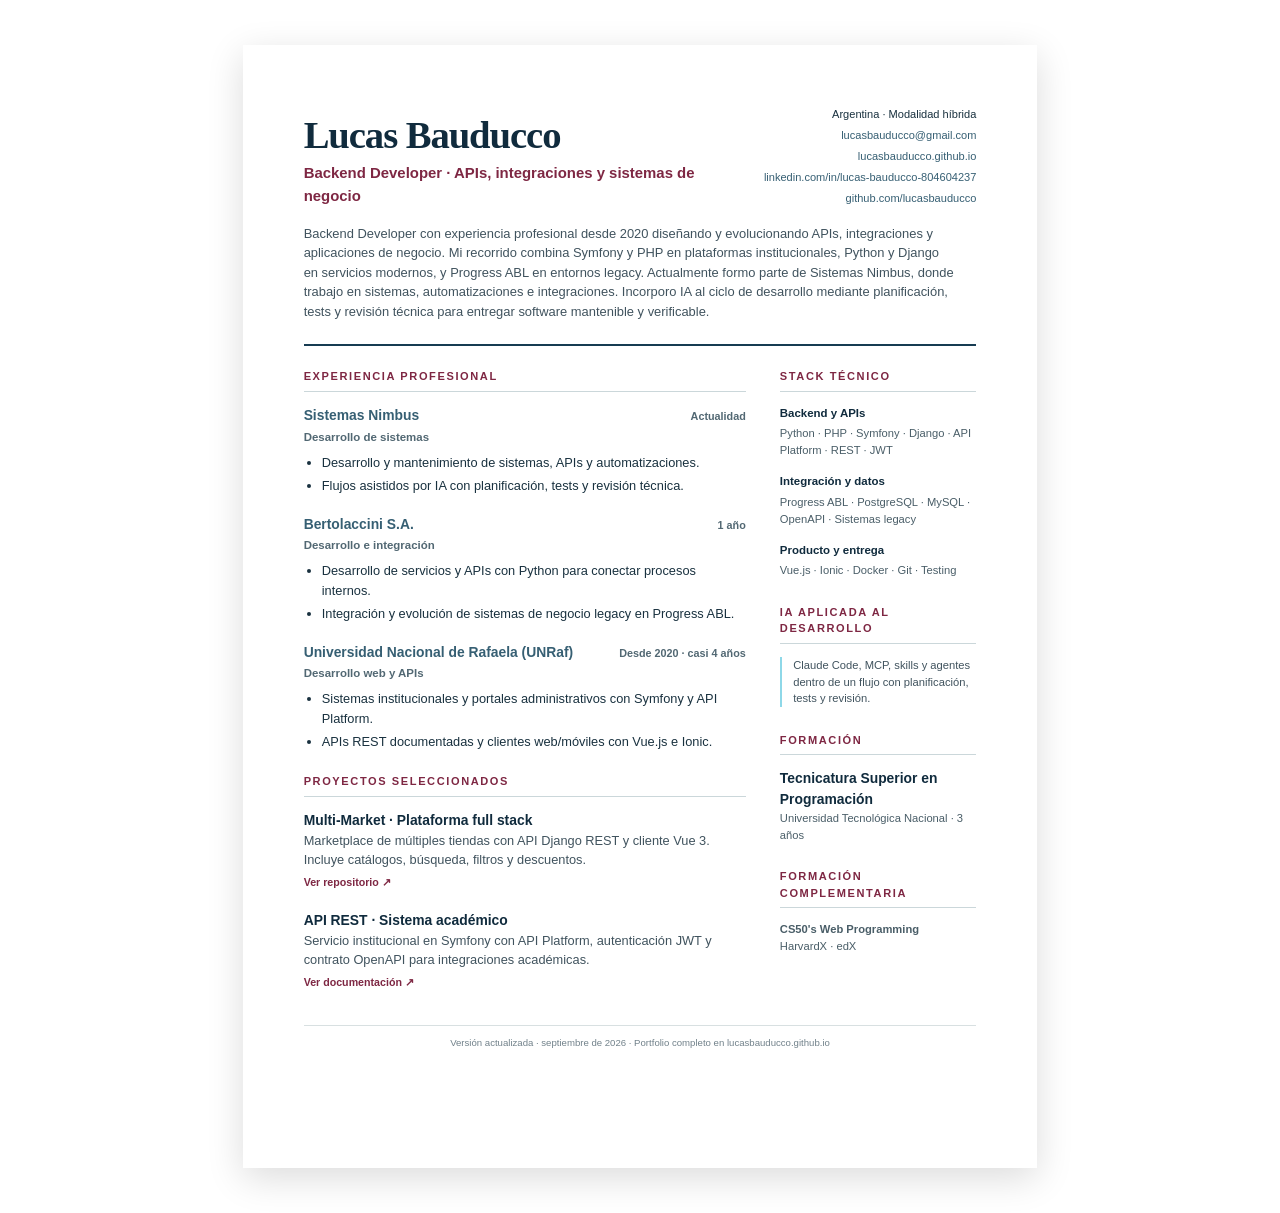
<file: assets/documents/CV-LUCASBAUDUCCO.html>
<!DOCTYPE html>
<html lang="es">
<head>
  <meta charset="UTF-8">
  <meta name="viewport" content="width=device-width, initial-scale=1.0">
  <title>CV · Lucas Bauducco · Backend Developer</title>
  <style>
    @page { size: A4; margin: 16mm; }
    * { box-sizing: border-box; }
    html { color: #19313f; font-family: Arial, Helvetica, sans-serif; font-size: 9.6pt; line-height: 1.5; }
    body { margin: 0; background: #fff; }
    a { color: #365f73; text-decoration: none; }
    header { padding-bottom: 6mm; border-bottom: 2px solid #173c52; }
    .identity { display: grid; grid-template-columns: 1fr auto; align-items: end; gap: 10mm; }
    h1 { margin: 0; color: #102b3d; font-family: Georgia, 'Times New Roman', serif; font-size: 29pt; line-height: 1; letter-spacing: -0.8pt; }
    .role { margin: 2mm 0 0; color: #7e2743; font-size: 11.2pt; font-weight: 700; }
    .contact { display: grid; gap: 1.2mm; text-align: right; font-size: 8.3pt; }
    .summary { max-width: 172mm; margin: 4.5mm 0 0; color: #40535e; font-size: 9.7pt; }
    main { display: grid; grid-template-columns: 1.62fr 0.72fr; gap: 9mm; padding-top: 6mm; }
    section { break-inside: avoid; margin-bottom: 6mm; }
    h2 { margin: 0 0 3.5mm; padding-bottom: 1.5mm; border-bottom: 1px solid #cbd7da; color: #7e2743; font-size: 8.3pt; letter-spacing: 1.2pt; text-transform: uppercase; }
    h3 { margin: 0; color: #102b3d; font-size: 10.4pt; }
    p { margin: 0; }
    ul { margin: 1.8mm 0 0; padding-left: 4.8mm; }
    li { margin-bottom: 1mm; }
    .entry { margin-bottom: 5mm; break-inside: avoid; }
    .entry:last-child { margin-bottom: 0; }
    .entry-heading { display: grid; grid-template-columns: 1fr auto; align-items: baseline; gap: 5mm; }
    .entry-heading time { color: #526873; font-size: 8.1pt; font-weight: 700; white-space: nowrap; }
    .entry-role { margin: 0.8mm 0 1.4mm; color: #526873; font-size: 8.6pt; font-weight: 700; }
    .entry-detail { color: #40535e; }
    .side section { margin-bottom: 6.5mm; }
    .skill-group { margin-bottom: 3.8mm; }
    .skill-group:last-child { margin-bottom: 0; }
    .skill-group strong { display: block; margin-bottom: 0.9mm; color: #102b3d; font-size: 8.6pt; }
    .skill-group p, .education p, .course { color: #4a5e68; font-size: 8.4pt; }
    .project-link { display: inline-block; margin-top: 1.3mm; color: #7e2743; font-size: 8pt; font-weight: 700; }
    .ai-note { padding-left: 3mm; border-left: 2px solid #8ed8e8; color: #40535e; font-size: 8.4pt; }
    footer { margin-top: 3mm; padding-top: 2.5mm; border-top: 1px solid #d8e0e1; color: #71818a; font-size: 7.2pt; text-align: center; }
    @media print { body { zoom: 0.94; } }
    @media screen { body { width: 210mm; min-height: 297mm; margin: 12mm auto; padding: 16mm; box-shadow: 0 10px 35px rgba(0,0,0,.14); } }
  </style>
</head>
<body>
  <header>
    <div class="identity">
      <div>
        <h1>Lucas Bauducco</h1>
        <p class="role">Backend Developer · APIs, integraciones y sistemas de negocio</p>
      </div>
      <div class="contact">
        <span>Argentina · Modalidad híbrida</span>
        <a href="mailto:lucasbauducco@gmail.com">lucasbauducco@gmail.com</a>
        <a href="https://lucasbauducco.github.io/">lucasbauducco.github.io</a>
        <a href="https://www.linkedin.com/in/lucas-bauducco-804604237/">linkedin.com/in/lucas-bauducco-804604237</a>
        <a href="https://github.com/lucasbauducco">github.com/lucasbauducco</a>
      </div>
    </div>
    <p class="summary">Backend Developer con experiencia profesional desde 2020 diseñando y evolucionando APIs, integraciones y aplicaciones de negocio. Mi recorrido combina Symfony y PHP en plataformas institucionales, Python y Django en servicios modernos, y Progress ABL en entornos legacy. Actualmente formo parte de Sistemas Nimbus, donde trabajo en sistemas, automatizaciones e integraciones. Incorporo IA al ciclo de desarrollo mediante planificación, tests y revisión técnica para entregar software mantenible y verificable.</p>
  </header>

  <main>
    <div>
      <section>
        <h2>Experiencia profesional</h2>
        <article class="entry">
          <div class="entry-heading"><h3><a href="https://sistemasnimbus.com/">Sistemas Nimbus</a></h3><time>Actualidad</time></div>
          <p class="entry-role">Desarrollo de sistemas</p>
          <ul>
            <li>Desarrollo y mantenimiento de sistemas, APIs y automatizaciones.</li>
            <li>Flujos asistidos por IA con planificación, tests y revisión técnica.</li>
          </ul>
        </article>

        <article class="entry">
          <div class="entry-heading"><h3><a href="https://www.bertolaccini.com/">Bertolaccini S.A.</a></h3><time>1 año</time></div>
          <p class="entry-role">Desarrollo e integración</p>
          <ul>
            <li>Desarrollo de servicios y APIs con Python para conectar procesos internos.</li>
            <li>Integración y evolución de sistemas de negocio legacy en Progress ABL.</li>
          </ul>
        </article>

        <article class="entry">
          <div class="entry-heading"><h3><a href="https://unraf.edu.ar/">Universidad Nacional de Rafaela (UNRaf)</a></h3><time>Desde 2020 · casi 4 años</time></div>
          <p class="entry-role">Desarrollo web y APIs</p>
          <ul>
            <li>Sistemas institucionales y portales administrativos con Symfony y API Platform.</li>
            <li>APIs REST documentadas y clientes web/móviles con Vue.js e Ionic.</li>
          </ul>
        </article>
      </section>

      <section>
        <h2>Proyectos seleccionados</h2>
        <article class="entry">
          <h3>Multi-Market · Plataforma full stack</h3>
          <p class="entry-detail">Marketplace de múltiples tiendas con API Django REST y cliente Vue 3. Incluye catálogos, búsqueda, filtros y descuentos.</p>
          <a class="project-link" href="https://github.com/lucasbauducco/backend-multi-market">Ver repositorio ↗</a>
        </article>
        <article class="entry">
          <h3>API REST · Sistema académico</h3>
          <p class="entry-detail">Servicio institucional en Symfony con API Platform, autenticación JWT y contrato OpenAPI para integraciones académicas.</p>
          <a class="project-link" href="https://intranet.unraf.edu.ar/ApiRest/docs">Ver documentación ↗</a>
        </article>
      </section>
    </div>

    <aside class="side">
      <section>
        <h2>Stack técnico</h2>
        <div class="skill-group"><strong>Backend y APIs</strong><p>Python · PHP · Symfony · Django · API Platform · REST · JWT</p></div>
        <div class="skill-group"><strong>Integración y datos</strong><p>Progress ABL · PostgreSQL · MySQL · OpenAPI · Sistemas legacy</p></div>
        <div class="skill-group"><strong>Producto y entrega</strong><p>Vue.js · Ionic · Docker · Git · Testing</p></div>
      </section>

      <section>
        <h2>IA aplicada al desarrollo</h2>
        <p class="ai-note">Claude Code, MCP, skills y agentes dentro de un flujo con planificación, tests y revisión.</p>
      </section>

      <section class="education">
        <h2>Formación</h2>
        <article class="entry">
          <h3>Tecnicatura Superior en Programación</h3>
          <p>Universidad Tecnológica Nacional · 3 años</p>
        </article>
      </section>

      <section>
        <h2>Formación complementaria</h2>
        <p class="course"><strong>CS50's Web Programming</strong><br>HarvardX · edX</p>
      </section>
    </aside>
  </main>

  <footer>Versión actualizada · septiembre de 2026 · Portfolio completo en lucasbauducco.github.io</footer>
</body>
</html>
</file>
<file: assets/css/base.css>
:root {
  --navy-950: #03131f;
  --navy-900: #071a2b;
  --navy-800: #123247;
  --navy-700: #24485c;
  --glacier-500: #78c7d6;
  --glacier-300: #a8dde7;
  --glacier-100: #e6f4f6;
  --stone-50: #f5f8f7;
  --stone-100: #e8eeec;
  --stone-300: #c8d2cf;
  --stone-600: #596965;
  --ink: #15262d;
  --burgundy: #a63d4f;
  --burgundy-dark: #812a3b;
  --white: #ffffff;
  --font-sans: "Archivo", system-ui, -apple-system, BlinkMacSystemFont, "Segoe UI", sans-serif;
  --font-serif: "Archivo", system-ui, -apple-system, BlinkMacSystemFont, "Segoe UI", sans-serif;
  --font-code: "Cascadia Code", "SFMono-Regular", Consolas, monospace;
  --container: 1240px;
  --radius-sm: 3px;
  --radius-md: 6px;
  --radius-lg: 10px;
  --shadow-soft: 0 22px 60px rgba(3, 19, 31, 0.12);
  --shadow-dark: 0 30px 90px rgba(0, 0, 0, 0.32);
}

*,
*::before,
*::after {
  box-sizing: border-box;
}

html {
  scroll-behavior: smooth;
  scroll-padding-top: 86px;
}

body {
  margin: 0;
  background: var(--stone-50);
  color: var(--ink);
  font-family: var(--font-sans);
  font-size: 16px;
  line-height: 1.6;
  text-rendering: optimizeLegibility;
  -webkit-font-smoothing: antialiased;
}

body::selection {
  background: var(--glacier-300);
  color: var(--navy-950);
}

img {
  display: block;
  max-width: 100%;
}

a {
  color: inherit;
}

button,
a {
  -webkit-tap-highlight-color: transparent;
}

button {
  font: inherit;
}

:focus-visible {
  outline: 3px solid var(--glacier-500);
  outline-offset: 4px;
}

.visually-hidden {
  position: absolute;
  width: 1px;
  height: 1px;
  padding: 0;
  overflow: hidden;
  clip-path: inset(50%);
  white-space: nowrap;
  border: 0;
}

.skip-link {
  position: fixed;
  left: 1rem;
  top: -5rem;
  z-index: 1000;
  padding: 0.7rem 1rem;
  border-radius: 0 0 var(--radius-sm) var(--radius-sm);
  background: var(--white);
  color: var(--navy-950);
  font-weight: 700;
  transition: top 0.2s ease;
}

.skip-link:focus {
  top: 0;
}

.container {
  width: min(calc(100% - 3rem), var(--container));
  margin-inline: auto;
}

.site-header {
  position: absolute;
  inset: 0 0 auto;
  z-index: 100;
  border-bottom: 1px solid rgba(255, 255, 255, 0.2);
  color: var(--white);
}

.nav-shell {
  display: grid;
  grid-template-columns: auto 1fr auto;
  align-items: center;
  width: min(calc(100% - 3rem), var(--container));
  min-height: 80px;
  margin-inline: auto;
  gap: 2rem;
}

.brand {
  display: inline-flex;
  align-items: center;
  gap: 0.7rem;
  text-decoration: none;
  font-weight: 700;
  letter-spacing: -0.02em;
}

.brand-mark {
  display: inline-grid;
  width: 42px;
  height: 42px;
  place-items: center;
  border: 1px solid rgba(255, 255, 255, 0.36);
  border-radius: 50%;
  color: var(--glacier-300);
  font-family: var(--font-serif);
  font-size: 0.83rem;
  letter-spacing: 0.05em;
}

.nav-menu {
  display: flex;
  align-items: center;
  justify-content: center;
  gap: clamp(1rem, 2.2vw, 2rem);
}

.nav-menu a {
  position: relative;
  color: rgba(255, 255, 255, 0.8);
  font-size: 0.85rem;
  font-weight: 600;
  text-decoration: none;
}

.nav-menu a::after {
  position: absolute;
  right: 0;
  bottom: -0.5rem;
  left: 0;
  height: 1px;
  background: var(--glacier-300);
  content: "";
  transform: scaleX(0);
  transform-origin: left;
  transition: transform 0.2s ease;
}

.nav-menu a:hover,
.nav-menu a:focus-visible {
  color: var(--white);
}

.nav-menu a:hover::after {
  transform: scaleX(1);
}

.language-switch {
  display: flex;
  align-items: center;
  gap: 0.35rem;
  padding: 0.35rem 0.5rem;
  border: 1px solid rgba(255, 255, 255, 0.3);
  border-radius: 999px;
  background: rgba(4, 17, 29, 0.28);
  backdrop-filter: blur(10px);
  color: rgba(255, 255, 255, 0.45);
}

.language-switch button {
  padding: 0.2rem;
  border: 0;
  background: none;
  color: rgba(255, 255, 255, 0.52);
  cursor: pointer;
  font-size: 0.75rem;
  font-weight: 700;
}

.language-switch button[aria-pressed="true"] {
  color: var(--glacier-300);
}

.menu-toggle {
  display: none;
}

.hero {
  position: relative;
  display: flex;
  min-height: 790px;
  overflow: hidden;
  align-items: center;
  color: var(--white);
  isolation: isolate;
}

.hero-landscape,
.hero-shade {
  position: absolute;
  inset: 0;
  width: 100%;
  height: 100%;
}

.hero-landscape {
  z-index: -3;
  object-fit: cover;
  object-position: 52% center;
  transform: scale(1.015);
}

.hero-shade {
  z-index: -2;
  background:
    linear-gradient(90deg, rgba(3, 14, 24, 0.94) 0%, rgba(4, 18, 30, 0.82) 43%, rgba(7, 26, 43, 0.28) 72%, rgba(7, 26, 43, 0.44) 100%),
    linear-gradient(0deg, rgba(3, 14, 24, 0.7) 0%, transparent 32%);
}

.hero::after {
  position: absolute;
  right: -8%;
  bottom: -20%;
  z-index: -1;
  width: 54vw;
  height: 54vw;
  border: 1px solid rgba(185, 232, 239, 0.17);
  border-radius: 50%;
  box-shadow:
    0 0 0 90px rgba(185, 232, 239, 0.035),
    0 0 0 180px rgba(185, 232, 239, 0.025);
  content: "";
}

.hero-grid {
  display: grid;
  grid-template-columns: minmax(0, 1.35fr) minmax(270px, 0.65fr);
  align-items: center;
  gap: clamp(3rem, 8vw, 7rem);
  padding-block: 9.5rem 7rem;
}

.hero-copy {
  max-width: 710px;
}

.eyebrow {
  margin: 0 0 1.2rem;
  color: var(--burgundy);
  font-size: 0.75rem;
  font-weight: 700;
  letter-spacing: 0.18em;
  text-transform: uppercase;
}

.eyebrow-light {
  color: var(--glacier-300);
}

.availability-dot {
  display: inline-block;
  width: 8px;
  height: 8px;
  margin-right: 0.6rem;
  border-radius: 50%;
  background: var(--glacier-500);
  box-shadow: 0 0 0 6px rgba(121, 206, 223, 0.13);
}

.hero h1 {
  margin: 0;
  font-family: var(--font-serif);
  font-size: clamp(3.1rem, 7vw, 6.7rem);
  font-weight: 600;
  letter-spacing: -0.065em;
  line-height: 0.94;
}

.hero h1 span,
.hero h1 em {
  display: block;
}

.hero h1 em {
  margin-top: 0.55rem;
  color: var(--glacier-300);
  font-family: var(--font-sans);
  font-size: clamp(1.15rem, 2.1vw, 1.75rem);
  font-style: normal;
  font-weight: 500;
  letter-spacing: 0.01em;
}

.hero-lead {
  max-width: 650px;
  margin: 1.8rem 0 0;
  color: rgba(255, 255, 255, 0.8);
  font-size: clamp(1.05rem, 1.8vw, 1.22rem);
  line-height: 1.75;
}

.hero-actions,
.contact-actions {
  display: flex;
  flex-wrap: wrap;
  gap: 0.8rem;
  margin-top: 2.2rem;
}

.button {
  display: inline-flex;
  min-height: 50px;
  align-items: center;
  justify-content: center;
  gap: 1rem;
  padding: 0.75rem 1.25rem;
  border: 1px solid transparent;
  border-radius: var(--radius-sm);
  font-size: 0.9rem;
  font-weight: 700;
  text-decoration: none;
  transition: background 0.2s ease, border-color 0.2s ease, color 0.2s ease, transform 0.2s ease;
}

.button:hover {
  transform: translateY(-2px);
}

.button-primary {
  background: var(--glacier-300);
  color: var(--navy-950);
}

.button-primary:hover {
  background: var(--white);
}

.button-ghost {
  border-color: rgba(255, 255, 255, 0.45);
  color: var(--white);
}

.button-ghost:hover {
  border-color: var(--glacier-300);
  background: rgba(255, 255, 255, 0.08);
}

.hero-facts {
  display: flex;
  max-width: 650px;
  margin: 3rem 0 0;
  padding: 1.35rem 0 0;
  border-top: 1px solid rgba(255, 255, 255, 0.23);
  list-style: none;
}

.hero-facts li {
  display: flex;
  min-width: 0;
  flex: 1;
  flex-direction: column;
  padding-right: 1rem;
}

.hero-facts strong {
  color: var(--glacier-300);
  font-family: var(--font-serif);
  font-size: 1.15rem;
}

.hero-facts span {
  color: rgba(255, 255, 255, 0.62);
  font-size: 0.75rem;
}

.portrait-card {
  position: relative;
  width: min(100%, 330px);
  margin: 0;
  justify-self: end;
}

.portrait-card::before {
  position: absolute;
  inset: -18px 18px 18px -18px;
  z-index: -1;
  border: 1px solid rgba(185, 232, 239, 0.3);
  border-radius: var(--radius-lg);
  content: "";
}

.portrait-frame {
  overflow: hidden;
  aspect-ratio: 4 / 5;
  border-radius: var(--radius-lg);
  background: var(--navy-900);
  box-shadow: var(--shadow-dark);
}

.portrait-frame img {
  width: 100%;
  height: 100%;
  object-fit: cover;
  object-position: 65% center;
  filter: saturate(0.82) contrast(1.04);
}

.scroll-cue {
  position: absolute;
  bottom: 2.2rem;
  left: 50%;
  display: flex;
  align-items: center;
  gap: 0.75rem;
  color: rgba(255, 255, 255, 0.58);
  font-size: 0.7rem;
  font-weight: 700;
  letter-spacing: 0.15em;
  text-decoration: none;
  text-transform: uppercase;
  transform: translateX(-50%);
}

.scroll-cue i {
  display: block;
  width: 28px;
  height: 1px;
  background: var(--glacier-300);
}

.section {
  padding-block: clamp(5rem, 10vw, 8.5rem);
}

.intro-section {
  position: relative;
  overflow: hidden;
  background: var(--stone-50);
}

.intro-section::after {
  position: absolute;
  top: 50%;
  right: -280px;
  width: 700px;
  height: 700px;
  background: none;
  opacity: 0.25;
  pointer-events: none;
  content: "";
  transform: translateY(-50%);
}

.intro-grid {
  display: grid;
  grid-template-columns: minmax(280px, 0.9fr) minmax(320px, 1.1fr);
  gap: clamp(3rem, 10vw, 8rem);
}

.intro-grid h2,
.section-heading h2,
.ai-intro h2,
.education-grid h2,
.contact-content h2 {
  margin: 0;
  font-family: var(--font-serif);
  font-size: clamp(2.35rem, 5vw, 4.8rem);
  font-weight: 600;
  letter-spacing: -0.045em;
  line-height: 1.08;
}

.intro-copy {
  max-width: 650px;
  color: #40505b;
  font-size: 1.06rem;
}

.intro-copy > p:first-child {
  margin-top: 0;
}

.pull-quote {
  margin: 2.2rem 0 0;
  padding: 1.1rem 0 1.1rem 1.5rem;
  border-left: 3px solid var(--burgundy);
  color: var(--navy-800);
  font-family: var(--font-serif);
  font-size: 1.25rem;
  font-weight: 600;
}

.experience-section {
  position: relative;
  isolation: isolate;
  background: var(--stone-50);
}

.experience-section::before {
  position: absolute;
  z-index: -1;
  inset: 0;
  background: none;
  opacity: 0.32;
  content: "";
  pointer-events: none;
}

.experience-heading {
  margin-bottom: 2rem;
}

.journey-caption {
  display: flex;
  align-items: center;
  gap: 0.65rem;
  margin: 0 0 1.6rem;
  color: var(--navy-700);
  font-size: 0.8rem;
}

.journey-caption > span:first-child {
  display: grid;
  width: 30px;
  height: 30px;
  place-items: center;
  border: 1px solid var(--stone-300);
  border-radius: 50%;
  color: var(--burgundy);
}

.experience-timeline {
  position: relative;
  display: grid;
  grid-template-columns: repeat(3, minmax(0, 1fr));
  gap: 1.1rem;
  margin: 0;
  padding: 2rem 0 0;
  list-style: none;
}

.experience-timeline::before {
  position: absolute;
  top: 5px;
  right: 0;
  left: 0;
  height: 2px;
  background: repeating-linear-gradient(90deg, var(--stone-300) 0 7px, transparent 7px 13px);
  content: "";
}

.experience-card {
  position: relative;
  display: flex;
  min-width: 0;
  min-height: 360px;
  flex-direction: column;
  padding: 1.7rem;
  border: 1px solid rgba(13, 42, 61, 0.13);
  border-radius: var(--radius-md);
  background: var(--white);
  box-shadow: 0 12px 34px rgba(4, 17, 29, 0.05);
}

.experience-card::before {
  position: absolute;
  top: -2.35rem;
  left: 1.7rem;
  width: 12px;
  height: 12px;
  border: 4px solid var(--stone-50);
  border-radius: 50%;
  background: var(--burgundy);
  box-shadow: 0 0 0 1px var(--stone-300);
  content: "";
  box-sizing: content-box;
}

.experience-card-current {
  border-color: rgba(121, 206, 223, 0.58);
  background: linear-gradient(145deg, var(--white), var(--glacier-100));
}

.experience-card-current::before {
  background: var(--navy-700);
  box-shadow: 0 0 0 1px var(--navy-700), 0 0 0 5px var(--glacier-100);
}

.experience-period {
  display: flex;
  align-items: center;
  justify-content: space-between;
  gap: 1rem;
  color: var(--stone-600);
  font-size: 0.72rem;
  letter-spacing: 0.04em;
}

.experience-period span {
  color: var(--burgundy);
  font-family: var(--font-serif);
}

.experience-period strong {
  text-align: right;
}

.experience-company {
  margin: 2rem 0 1.25rem;
}

.experience-company h3 {
  margin: 0;
  color: var(--navy-900);
  font-family: var(--font-serif);
  font-size: clamp(1.55rem, 2.5vw, 2rem);
  line-height: 1.1;
}

.experience-company p,
.experience-card > p {
  color: var(--stone-600);
}

.experience-employer {
  display: inline-block;
  min-height: 44px;
  padding-block: 0.3rem;
  text-decoration: underline;
  text-decoration-color: var(--stone-300);
  text-decoration-thickness: 1px;
  text-underline-offset: 0.2em;
}

.experience-employer:hover {
  color: var(--burgundy);
}

.experience-employer-name {
  display: block;
  margin-top: 0.5rem;
  font-family: var(--font-sans);
  font-size: 0.85rem;
  font-weight: 500;
  line-height: 1.5;
}

.experience-company p {
  margin: 0.35rem 0 0;
  font-size: 0.78rem;
  font-weight: 700;
  letter-spacing: 0.08em;
  text-transform: uppercase;
}

.experience-card > p {
  margin: 0 0 1.5rem;
  font-size: 0.91rem;
  line-height: 1.7;
}

.experience-stack {
  display: flex;
  flex-wrap: wrap;
  gap: 0.42rem;
  margin-top: auto;
}

.experience-stack span {
  padding: 0.3rem 0.58rem;
  border-radius: 999px;
  background: var(--stone-100);
  color: var(--navy-700);
  font-size: 0.65rem;
  font-weight: 700;
}

.current-badge {
  position: absolute;
  top: -0.72rem;
  right: 1rem;
  padding: 0.32rem 0.65rem;
  border-radius: 999px;
  background: var(--navy-800);
  color: var(--white);
  font-size: 0.62rem;
  font-weight: 700;
  letter-spacing: 0.05em;
  text-transform: uppercase;
}

.projects-section {
  background: var(--stone-100);
}

.section-heading {
  display: grid;
  grid-template-columns: minmax(0, 1.25fr) minmax(260px, 0.75fr);
  align-items: end;
  gap: 3rem;
  margin-bottom: 3.5rem;
}

.section-heading > p {
  max-width: 440px;
  margin: 0 0 0.5rem auto;
  color: var(--stone-600);
}

.project-grid {
  display: grid;
  grid-template-columns: repeat(12, minmax(0, 1fr));
  gap: 1.4rem;
}

.project-card {
  display: flex;
  grid-column: span 6;
  min-width: 0;
  overflow: hidden;
  flex-direction: column;
  border: 1px solid rgba(13, 42, 61, 0.12);
  border-radius: var(--radius-md);
  background: var(--stone-50);
  box-shadow: 0 12px 36px rgba(4, 17, 29, 0.06);
  transition: border-color 0.25s ease, box-shadow 0.25s ease, transform 0.25s ease;
}

.project-card-featured {
  display: grid;
  grid-column: span 12;
  grid-template-columns: minmax(0, 1.05fr) minmax(360px, 0.95fr);
}

.project-card:hover {
  border-color: rgba(126, 39, 67, 0.32);
  box-shadow: var(--shadow-soft);
  transform: translateY(-4px);
}

.project-media {
  position: relative;
  display: grid;
  min-height: 290px;
  overflow: hidden;
  background: var(--navy-900);
  place-items: center;
}

.project-card-featured .project-media {
  min-height: 390px;
}

.project-capture img {
  width: 100%;
  height: 100%;
  object-fit: contain;
  transition: transform 0.5s ease;
}

.project-card:hover .project-capture img {
  transform: scale(1.035);
}

.project-visual-market {
  padding: clamp(1.4rem, 4vw, 3rem);
  background: radial-gradient(circle at 88% 16%, rgba(126, 39, 67, 0.44), transparent 34%), linear-gradient(150deg, #122e42, #071a2b);
}

.product-window,
.capture-window {
  width: min(100%, 620px);
  overflow: hidden;
  border: 1px solid rgba(255, 255, 255, 0.2);
  border-radius: 12px;
  background: #f7f8f6;
  box-shadow: 0 24px 55px rgba(0, 0, 0, 0.32);
}

.window-bar {
  display: flex;
  height: 34px;
  align-items: center;
  gap: 5px;
  padding: 0 12px;
  background: #e6e9e8;
}

.window-bar i {
  width: 7px;
  height: 7px;
  border-radius: 50%;
  background: #9aa5a9;
}

.window-bar span {
  margin-left: auto;
  color: #53646d;
  font-size: 0.52rem;
  font-style: normal;
  font-weight: 700;
  letter-spacing: 0.13em;
}

.market-nav {
  display: flex;
  align-items: center;
  justify-content: space-between;
}

.market-copy strong {
  width: 38%;
  height: 13px;
  border-radius: 4px;
  background: var(--navy-800);
}

.market-preview {
  min-height: 278px;
  padding: 22px;
  background: linear-gradient(150deg, #f8f5f2, #e9f2f2);
}

.market-nav b {
  display: grid;
  width: 32px;
  height: 32px;
  place-items: center;
  border-radius: 50%;
  background: var(--burgundy);
  color: var(--white);
}

.market-nav span {
  width: 42%;
  height: 8px;
  border-radius: 5px;
  background: #c9d4d4;
}

.market-nav i {
  width: 22px;
  height: 22px;
  border: 2px solid var(--navy-700);
  border-radius: 50%;
}

.market-copy {
  display: grid;
  gap: 12px;
  margin: 37px 0 28px;
}

.market-copy strong {
  width: 55%;
  height: 20px;
}

.market-copy span {
  width: 38%;
  height: 8px;
  border-radius: 5px;
  background: #aab8b9;
}

.market-products {
  display: grid;
  grid-template-columns: repeat(3, 1fr);
  gap: 12px;
}

.market-products i {
  height: 100px;
  border-radius: 8px;
  background: linear-gradient(160deg, var(--glacier-300), #ffffff 64%);
  box-shadow: 0 8px 20px rgba(13, 42, 61, 0.08);
}

.project-body {
  display: flex;
  min-width: 0;
  flex-direction: column;
  align-items: flex-start;
  padding: clamp(1.55rem, 3vw, 2.2rem);
}

.project-kicker {
  display: flex;
  align-items: center;
  gap: 0.75rem;
  color: var(--stone-600);
  font-size: 0.66rem;
  letter-spacing: 0.09em;
  text-transform: uppercase;
}

.project-kicker span {
  color: var(--burgundy);
  font-family: var(--font-serif);
}

.project-meta {
  display: flex;
  flex-wrap: wrap;
  gap: 0.4rem;
}

.project-meta span {
  padding: 0.28rem 0.55rem;
  border-radius: 999px;
  background: var(--glacier-100);
  color: var(--navy-700);
  font-size: 0.65rem;
  font-weight: 700;
  letter-spacing: 0.03em;
}

.project-body h3 {
  margin: 1rem 0 0.65rem;
  color: var(--navy-900);
  font-family: var(--font-serif);
  font-size: clamp(1.25rem, 2vw, 1.55rem);
  line-height: 1.22;
}

.project-body p {
  margin: 0 0 1rem;
  color: var(--stone-600);
  font-size: 0.9rem;
  line-height: 1.65;
}

.project-points {
  margin: 0 0 1.4rem;
  padding-left: 1.1rem;
  color: var(--stone-600);
  font-size: 0.8rem;
  line-height: 1.55;
}

.project-points li + li {
  margin-top: 0.35rem;
}

.project-points li::marker {
  color: var(--burgundy);
}

.project-actions {
  display: flex;
  flex-wrap: wrap;
  gap: 1rem 1.3rem;
  margin-top: auto;
  padding-top: 1.35rem;
}

.project-case {
  width: 100%;
  margin-top: 1.5rem;
  border-top: 1px solid var(--stone-300);
}

.project-case summary {
  display: flex;
  align-items: center;
  justify-content: space-between;
  gap: 1rem;
  min-height: 48px;
  padding-block: 0.9rem;
  color: var(--burgundy);
  font-size: 0.85rem;
  font-weight: 700;
  list-style: none;
  cursor: pointer;
}

.project-case summary::-webkit-details-marker {
  display: none;
}

.case-toggle-icon {
  flex-shrink: 0;
  font-size: 1.3rem;
  font-weight: 400;
  transition: transform 0.2s ease;
}

details[open] > summary .case-toggle-icon {
  transform: rotate(45deg);
}

.project-case dl {
  display: grid;
  gap: 1.15rem;
  margin: 0 0 0.5rem;
  padding: 0.6rem 0 0.5rem 1rem;
  border-left: 2px solid var(--glacier-500);
}

.project-case dt {
  margin-bottom: 0.3rem;
  color: var(--navy-800);
  font-size: 0.76rem;
  font-weight: 700;
}

.project-case dd {
  margin: 0;
  color: var(--stone-600);
  font-size: 0.84rem;
  line-height: 1.65;
}

.demo-heading {
  display: grid;
  grid-template-columns: 1fr 1fr;
  align-items: end;
  gap: 2rem;
  margin-bottom: 1.8rem;
}

.demo-heading .eyebrow {
  margin-bottom: 0.7rem;
}

.demo-heading h3 {
  margin: 0;
  color: var(--navy-900);
  font-family: var(--font-serif);
  font-size: clamp(1.7rem, 3vw, 2.5rem);
  font-weight: 600;
  letter-spacing: -0.035em;
  line-height: 1.15;
}

.demo-heading > p {
  margin: 0;
  color: #40505b;
  font-size: 0.9rem;
}

.demo-toolbar {
  display: flex;
  align-items: center;
  justify-content: space-between;
  gap: 1rem;
  padding: 0.9rem 1.4rem;
  background: var(--navy-800);
  color: var(--white);
}

.demo-toolbar > strong {
  display: flex;
  align-items: center;
  gap: 0.7rem;
  font-size: 0.9rem;
}

.demo-toolbar > strong > span {
  display: grid;
  width: 30px;
  height: 30px;
  place-items: center;
  border-radius: 7px;
  background: var(--glacier-300);
  color: var(--navy-900);
  font-size: 0.7rem;
}

.demo-badge {
  padding: 0.25rem 0.65rem;
  border: 1px solid rgba(185, 232, 239, 0.3);
  border-radius: 999px;
  color: var(--glacier-300);
  font-size: 0.66rem;
}

.demo-reset {
  min-height: 44px;
  padding: 0.65rem 0.8rem;
  border: 1px solid var(--stone-300);
  border-radius: 8px;
  background: var(--stone-50);
  color: var(--burgundy);
  font-size: 0.74rem;
  font-weight: 700;
  cursor: pointer;
}

.demo-reset:hover {
  background: var(--stone-100);
}

.text-link {
  display: inline-flex;
  align-items: center;
  gap: 0.55rem;
  color: var(--burgundy);
  font-size: 0.82rem;
  font-weight: 700;
  text-decoration: none;
}

.text-link:hover {
  color: var(--burgundy-dark);
  text-decoration: underline;
  text-underline-offset: 0.3rem;
}

.project-capture-api {
  padding: clamp(1.3rem, 3vw, 2.2rem);
  background: linear-gradient(145deg, #0b2436, #143d54);
}

.capture-window img {
  display: block;
  aspect-ratio: 16 / 10;
  padding: 0.8rem;
  background: var(--white);
}

.project-visual-api {
  padding: clamp(1.6rem, 4vw, 3rem);
  background: radial-gradient(circle at 80% 12%, rgba(142, 216, 232, 0.28), transparent 30%), var(--navy-900);
}

.api-preview {
  width: min(100%, 430px);
  padding: 1rem;
  border: 1px solid rgba(255, 255, 255, 0.17);
  border-radius: 12px;
  background: rgba(255, 255, 255, 0.96);
  box-shadow: 0 20px 45px rgba(0, 0, 0, 0.28);
}

.api-preview header,
.api-preview > div {
  display: grid;
  grid-template-columns: 58px 1fr 35%;
  align-items: center;
  gap: 10px;
}

.api-preview header {
  grid-template-columns: 1fr 54px;
  margin-bottom: 1rem;
  color: var(--navy-800);
  font-size: 0.65rem;
  font-weight: 700;
}

.api-preview header i,
.api-preview > div i,
.api-preview > div span {
  height: 7px;
  border-radius: 5px;
  background: #d5ddde;
}

.api-preview > div {
  margin-top: 8px;
  padding: 0.7rem;
  border: 1px solid #dce3e3;
  border-radius: 7px;
}

.api-preview > div b {
  color: #2b756c;
  font-size: 0.57rem;
}

.api-preview > div:last-child b {
  color: var(--burgundy);
}

.project-capture-phone {
  display: flex;
  gap: 1.5rem;
  background: linear-gradient(145deg, var(--glacier-100), #9dd4df);
}

.phone-shell {
  position: relative;
  height: 240px;
  padding: 9px;
  border: 5px solid var(--navy-900);
  border-radius: 24px;
  background: var(--navy-900);
  box-shadow: 0 18px 35px rgba(4, 17, 29, 0.25);
}

.phone-shell > span {
  position: absolute;
  top: 7px;
  left: 50%;
  z-index: 1;
  width: 34px;
  height: 5px;
  border-radius: 9px;
  background: var(--navy-900);
  transform: translateX(-50%);
}

.phone-shell img {
  display: block;
  width: auto;
  height: 100%;
  border-radius: 13px;
  object-fit: cover;
}

.phone-caption {
  display: grid;
  gap: 11px;
}

.phone-caption i {
  width: 58px;
  height: 58px;
  border: 1px solid rgba(13, 42, 61, 0.1);
  border-radius: 10px;
  background: rgba(255, 255, 255, 0.62);
}

.project-capture-ocr {
  background: linear-gradient(145deg, #e7e1da, #f8f6f2);
}

.project-capture-ocr > img {
  z-index: 1;
  width: 58%;
  height: 70%;
  filter: drop-shadow(0 16px 20px rgba(4, 17, 29, 0.18));
}

.ocr-grid {
  position: absolute;
  inset: 0;
  background-image: linear-gradient(rgba(13, 42, 61, 0.06) 1px, transparent 1px), linear-gradient(90deg, rgba(13, 42, 61, 0.06) 1px, transparent 1px);
  background-size: 24px 24px;
}

.scan-line {
  position: absolute;
  z-index: 2;
  right: 16%;
  left: 16%;
  height: 2px;
  background: var(--burgundy);
  box-shadow: 0 0 12px rgba(126, 39, 67, 0.5);
}

.stack-section {
  position: relative;
  overflow: hidden;
  background: var(--navy-900);
  color: var(--white);
}

.stack-section::before {
  position: absolute;
  inset: 0;
  background-image:
    linear-gradient(rgba(121, 206, 223, 0.045) 1px, transparent 1px),
    linear-gradient(90deg, rgba(121, 206, 223, 0.045) 1px, transparent 1px);
  background-size: 44px 44px;
  content: "";
  mask-image: linear-gradient(to right, black, transparent 75%);
}

.stack-section .container {
  position: relative;
}

.section-heading-light h2 {
  color: var(--white);
}

.section-heading-light > p {
  color: rgba(255, 255, 255, 0.61);
}

.stack-grid {
  display: grid;
  grid-template-columns: repeat(3, 1fr);
  gap: 1rem;
}

.stack-card {
  padding: 1.8rem;
  border: 1px solid rgba(185, 232, 239, 0.15);
  border-radius: var(--radius-md);
  background: rgba(255, 255, 255, 0.035);
}

.stack-index {
  color: var(--glacier-500);
  font-family: var(--font-serif);
  font-size: 0.78rem;
}

.stack-card h3 {
  margin: 1rem 0 1.4rem;
  font-family: var(--font-serif);
  font-size: 1.35rem;
}

.stack-card ul {
  display: flex;
  flex-wrap: wrap;
  gap: 0.55rem;
  margin: 0;
  padding: 0;
  list-style: none;
}

.stack-card li {
  padding: 0.45rem 0.7rem;
  border: 1px solid rgba(255, 255, 255, 0.1);
  border-radius: 999px;
  color: rgba(255, 255, 255, 0.72);
  font-size: 0.75rem;
}

.ai-section {
  position: relative;
  overflow: hidden;
  background: var(--stone-50);
}

.ai-section::before {
  position: absolute;
  top: 0;
  left: 50%;
  width: 1px;
  height: 100%;
  background: var(--stone-300);
  content: "";
}

.ai-layout {
  display: grid;
  grid-template-columns: 1fr 1fr;
  gap: clamp(4rem, 10vw, 8rem);
}

.ai-intro {
  align-self: start;
  position: sticky;
  top: 8rem;
}

.ai-intro > p:not(.eyebrow) {
  max-width: 520px;
  color: var(--stone-600);
  font-size: 1.05rem;
}

.ai-statement {
  display: grid;
  grid-template-columns: auto 1fr;
  gap: 0.8rem;
  margin-top: 2.3rem;
  padding-top: 1.5rem;
  border-top: 1px solid var(--stone-300);
  color: var(--burgundy);
}

.ai-statement > span {
  font-family: var(--font-serif);
  font-size: 2.5rem;
  line-height: 1;
}

.ai-statement p {
  margin: 0;
  font-family: var(--font-serif);
  font-size: 1.16rem;
  font-weight: 600;
}

.workflow-list {
  margin: 0;
  padding: 0;
  list-style: none;
}

.workflow-list li {
  display: grid;
  grid-template-columns: 42px 1fr 52px;
  align-items: start;
  gap: 1rem;
  padding: 1.65rem 0;
  border-bottom: 1px solid var(--stone-300);
}

.workflow-list li:first-child {
  padding-top: 0;
}

.workflow-mark {
  color: var(--burgundy);
  font-family: var(--font-serif);
  font-size: 0.75rem;
  font-weight: 700;
}

.workflow-list h3 {
  margin: 0 0 0.35rem;
  color: var(--navy-900);
  font-size: 1.02rem;
}

.workflow-list p {
  margin: 0;
  color: var(--stone-600);
  font-size: 0.88rem;
}

.workflow-tool {
  display: grid;
  width: 48px;
  height: 48px;
  place-items: center;
  border: 1px solid var(--glacier-500);
  border-radius: 50%;
  color: var(--navy-700);
  font-family: var(--font-serif);
  font-size: 0.62rem;
  font-weight: 700;
}

.education-section {
  background: var(--glacier-100);
}

.education-grid {
  display: grid;
  grid-template-columns: minmax(0, 0.82fr) minmax(360px, 1.18fr);
  gap: clamp(3rem, 9vw, 7rem);
}

.education-grid > div:first-child > p:last-child {
  max-width: 460px;
  color: var(--stone-600);
}

.credentials {
  overflow: hidden;
  border: 1px solid rgba(13, 42, 61, 0.14);
  border-radius: var(--radius-md);
  background: rgba(255, 255, 255, 0.55);
}

.credential-main,
.credentials > a {
  display: grid;
  grid-template-columns: minmax(90px, 0.32fr) 1fr auto;
  align-items: center;
  gap: 1rem;
  min-height: 90px;
  padding: 1.15rem 1.4rem;
  border-bottom: 1px solid rgba(13, 42, 61, 0.12);
}

.credential-main {
  grid-template-columns: minmax(90px, 0.32fr) 1fr;
  background: var(--navy-900);
  color: var(--white);
}

.credential-main > span,
.credentials > a > span {
  color: var(--glacier-500);
  font-size: 0.68rem;
  font-weight: 700;
  letter-spacing: 0.12em;
  text-transform: uppercase;
}

.credential-main h3 {
  margin: 0;
  font-family: var(--font-serif);
  font-size: 1.1rem;
}

.credential-main p {
  margin: 0.25rem 0 0;
  color: rgba(255, 255, 255, 0.62);
  font-size: 0.78rem;
}

.credentials > a {
  color: var(--navy-900);
  text-decoration: none;
  transition: background 0.2s ease;
}

.credentials > a:last-child {
  border-bottom: 0;
}

.credentials > a:hover {
  background: rgba(255, 255, 255, 0.85);
}

.credentials > a i {
  color: var(--burgundy);
  font-style: normal;
}

.contact-section {
  position: relative;
  display: flex;
  min-height: 590px;
  overflow: hidden;
  align-items: center;
  color: var(--white);
  isolation: isolate;
}

.contact-landscape {
  position: absolute;
  inset: 0;
  z-index: -2;
  background:
    linear-gradient(90deg, rgba(4, 17, 29, 0.94), rgba(7, 26, 43, 0.62)),
    url("../img/IMG_20230310_113859179.jpg") center 62% / cover;
}

.contact-section::after {
  position: absolute;
  inset: 0;
  z-index: -1;
  background: linear-gradient(0deg, rgba(4, 17, 29, 0.8), transparent 70%);
  content: "";
}

.contact-content {
  padding-block: 6rem;
}

.contact-content h2 {
  max-width: 820px;
  font-size: clamp(2.7rem, 7vw, 6rem);
}

.contact-content > p:not(.eyebrow) {
  max-width: 650px;
  color: rgba(255, 255, 255, 0.74);
  font-size: 1.08rem;
}

.site-footer {
  padding-block: 1.4rem;
  background: var(--navy-950);
  color: rgba(255, 255, 255, 0.6);
  font-size: 0.78rem;
}

.site-footer .container {
  display: grid;
  grid-template-columns: 1fr auto 1fr;
  align-items: center;
  gap: 2rem;
}

.site-footer .container > div {
  display: flex;
  align-items: center;
  gap: 0.8rem;
}

.site-footer p {
  margin: 0;
}

.site-footer a {
  justify-self: end;
  color: var(--glacier-300);
  text-decoration: none;
}

.brand-mark-small {
  width: 34px;
  height: 34px;
  font-size: 0.65rem;
}

@media (max-width: 1100px) {
  html {
    scroll-padding-top: calc(88px + env(safe-area-inset-top));
  }

  .site-header {
    position: relative;
    padding-top: env(safe-area-inset-top);
    background: var(--navy-900);
    box-shadow: 0 4px 20px rgba(4, 17, 29, 0.12);
  }

  .navigation-ready .site-header {
    position: fixed;
  }

  .container,
  .nav-shell {
    width: auto;
    margin-inline: max(1rem, env(safe-area-inset-left)) max(1rem, env(safe-area-inset-right));
  }

  .nav-shell {
    grid-template-columns: auto 1fr auto auto;
    min-height: 72px;
    gap: 0.8rem;
  }

  .brand {
    min-height: 44px;
    min-width: 44px;
  }

  .language-switch {
    grid-column: 4;
    gap: 0;
    padding: 0;
  }

  .language-switch button {
    min-width: 44px;
    min-height: 44px;
    color: rgba(255, 255, 255, 0.8);
  }

  .menu-toggle {
    grid-column: 3;
    width: 44px;
    height: 44px;
    padding: 10px;
    border: 1px solid rgba(255, 255, 255, 0.3);
    border-radius: 50%;
    background: rgba(4, 17, 29, 0.32);
    cursor: pointer;
    place-content: center;
  }

  .navigation-ready .menu-toggle {
    display: grid;
  }

  .menu-toggle span {
    display: block;
    width: 18px;
    height: 1px;
    margin: 2.5px 0;
    background: var(--white);
  }

  .nav-menu {
    grid-column: 1 / -1;
    display: flex;
    flex-direction: column;
    align-items: stretch;
    gap: 0;
    padding: 0.75rem;
    border: 1px solid rgba(185, 232, 239, 0.2);
    border-radius: var(--radius-md);
    background: rgba(4, 17, 29, 0.97);
    box-shadow: var(--shadow-dark);
    backdrop-filter: blur(16px);
  }

  .navigation-ready .nav-menu {
    position: absolute;
    top: calc(100% + 0.5rem);
    right: max(1rem, env(safe-area-inset-right));
    left: max(1rem, env(safe-area-inset-left));
    display: none;
    max-height: calc(100dvh - 100px - env(safe-area-inset-top) - env(safe-area-inset-bottom));
    overflow-y: auto;
    overscroll-behavior: contain;
  }

  .navigation-ready .nav-menu.is-open {
    display: flex;
  }

  .nav-menu a {
    min-height: 44px;
    padding: 0.8rem;
    border-bottom: 1px solid rgba(255, 255, 255, 0.08);
  }

  .nav-menu a:last-child {
    border-bottom: 0;
  }

  .hero {
    min-height: 0;
  }

  .hero-grid {
    padding-block: 8rem 4rem;
  }

  .text-link,
  .site-footer a {
    min-height: 44px;
    padding-block: 0.5rem;
  }

  .site-footer a {
    display: inline-flex;
    align-items: center;
  }

  .project-actions {
    gap: 0.5rem 1rem;
  }
}

@media (max-width: 980px) {
  .hero-grid {
    grid-template-columns: 1fr minmax(230px, 0.42fr);
    gap: 2.5rem;
  }

  .experience-timeline {
    grid-template-columns: 1fr;
  }

  .experience-timeline::before {
    top: 0;
    bottom: 0;
    left: 8px;
    width: 2px;
    height: auto;
    background: repeating-linear-gradient(180deg, var(--stone-300) 0 7px, transparent 7px 13px);
  }

  .experience-card {
    min-height: 0;
    margin-left: 2rem;
  }

  .experience-card::before {
    top: 1.6rem;
    left: calc(-2rem - 2px);
  }

  .project-card-featured {
    grid-template-columns: minmax(0, 0.9fr) minmax(340px, 1.1fr);
  }
}

@media (max-width: 760px) {
  .container,
  .nav-shell {
    width: auto;
  }

  .nav-shell {
    min-height: 72px;
    gap: 0.7rem;
  }

  .brand-name {
    display: none;
  }

  .menu-toggle {
    grid-column: 3;
  }

  .language-switch {
    grid-column: 4;
  }

  .hero {
    min-height: auto;
  }

  .hero-landscape {
    object-position: 57% center;
  }

  .hero-shade {
    background:
      linear-gradient(90deg, rgba(3, 14, 24, 0.94), rgba(4, 18, 30, 0.72)),
      linear-gradient(0deg, rgba(3, 14, 24, 0.82), transparent 50%);
  }

  .hero-grid {
    grid-template-columns: 1fr;
    gap: 1.75rem;
    padding-block: calc(6.5rem + env(safe-area-inset-top)) 3rem;
  }

  .hero h1 {
    font-size: clamp(2.6rem, 12vw, 4.4rem);
  }

  .hero-lead {
    margin-top: 1.2rem;
    font-size: 1rem;
    line-height: 1.65;
  }

  .hero-actions {
    margin-top: 1.5rem;
  }

  .hero-facts {
    margin-top: 1.75rem;
  }

  .portrait-card {
    width: min(45%, 180px);
    justify-self: start;
  }

  .portrait-frame {
    aspect-ratio: 1;
  }

  .portrait-frame img {
    object-position: center 38%;
  }

  .section {
    padding-block: clamp(3.5rem, 8vw, 5rem);
  }

  .project-body {
    padding: 1.25rem;
  }

  .project-points,
  .project-case dd {
    font-size: 0.9rem;
  }

  .project-meta span,
  .project-kicker {
    font-size: 0.75rem;
  }

  .scroll-cue {
    display: none;
  }

  .intro-grid,
  .section-heading,
  .demo-heading,
  .ai-layout,
  .education-grid {
    grid-template-columns: 1fr;
    gap: 2.2rem;
  }

  .section-heading > p {
    margin-left: 0;
  }

  .intro-section::after,
  .ai-section::before {
    display: none;
  }

  .stack-grid {
    grid-template-columns: 1fr;
  }

  .project-card,
  .project-card-featured {
    grid-column: span 12;
  }

  .project-card-featured {
    grid-template-columns: 1fr;
  }

  .project-card-featured .project-media,
  .project-media {
    min-height: 300px;
  }

  .ai-intro {
    position: static;
  }

  .credentials {
    min-width: 0;
  }

  .site-footer .container {
    grid-template-columns: 1fr auto;
  }

  .site-footer .container > p {
    display: none;
  }
}

@media (max-width: 520px) {

  .demo-heading {
    gap: 1rem;
  }

  .demo-toolbar {
    padding: 0.85rem 1rem;
  }

  .demo-toolbar > strong > span {
    display: none;
  }

  .hero-actions,
  .contact-actions {
    align-items: stretch;
    flex-direction: column;
  }

  .button {
    width: 100%;
  }

  .hero-facts {
    display: grid;
    grid-template-columns: repeat(2, 1fr);
    gap: 1rem;
  }

  .hero-facts li:last-child {
    grid-column: 1 / -1;
  }

  .experience-card {
    margin-left: 1.4rem;
    padding: 1.35rem;
  }

  .experience-card::before {
    left: calc(-1.4rem - 2px);
  }

  .project-card-featured .project-media,
  .project-media {
    min-height: 240px;
  }

  .product-window {
    transform: scale(0.92);
  }

  .phone-caption {
    display: none;
  }

  .workflow-list li {
    grid-template-columns: 34px 1fr;
  }

  .workflow-tool {
    display: none;
  }

  .credential-main,
  .credentials > a {
    grid-template-columns: 1fr auto;
  }

  .credential-main {
    grid-template-columns: 1fr;
  }

  .credentials > a > span {
    grid-column: 1 / -1;
  }

  .site-footer .container {
    grid-template-columns: 1fr;
  }

  .site-footer a {
    justify-self: start;
  }
}

@media (pointer: coarse) {
  .site-header {
    position: relative;
    padding-top: env(safe-area-inset-top);
    background: var(--navy-900);
  }

  .navigation-ready .site-header {
    position: fixed;
  }

  .language-switch button {
    min-width: 44px;
    min-height: 44px;
  }

  .nav-menu a,
  .text-link,
  .site-footer a {
    display: inline-flex;
    align-items: center;
    min-height: 44px;
  }
}

@media (hover: none) {
  .project-card:hover,
  .button:hover {
    transform: none;
  }
}

/* Progressive enhancement: print, reduced motion and no-JS keep content visible. */
@media screen and (prefers-reduced-motion: no-preference) {
  .scroll-reveal-pending {
    opacity: 0;
    translate: 0 24px;
  }

  .scroll-reveal-entering {
    animation: scroll-reveal 640ms cubic-bezier(0.22, 1, 0.36, 1) var(--reveal-delay, 0ms) both;
  }

  @keyframes scroll-reveal {
    from {
      opacity: 0;
      translate: 0 var(--reveal-distance, 24px);
    }

    to {
      opacity: 1;
      translate: 0 0;
    }
  }
}

@media screen and (max-width: 760px) and (prefers-reduced-motion: no-preference) {
  .scroll-reveal-pending,
  .scroll-reveal-entering {
    --reveal-distance: 16px;
  }

  .scroll-reveal-pending {
    translate: 0 16px;
  }

  .scroll-reveal-entering {
    animation-duration: 480ms;
  }
}

@media (prefers-reduced-motion: reduce) {
  html {
    scroll-behavior: auto;
  }

  *,
  *::before,
  *::after {
    scroll-behavior: auto !important;
    transition-duration: 0.01ms !important;
    animation-duration: 0.01ms !important;
    animation-iteration-count: 1 !important;
  }
}



/* Rediseño 2026: mapa de sistemas. La única pieza expresiva vive en el hero;
   el resto de la página usa estructura, contraste y relaciones reales. */
body {
  background: var(--stone-50);
  letter-spacing: -0.008em;
}

.container {
  width: min(calc(100% - 4rem), var(--container));
}

.site-header {
  border-bottom-color: rgba(168, 221, 231, 0.2);
}

.nav-shell {
  width: min(calc(100% - 4rem), var(--container));
  min-height: 76px;
}

.brand {
  font-weight: 700;
}

.brand-mark {
  width: 40px;
  height: 40px;
  border-radius: 2px;
  background: rgba(3, 19, 31, 0.36);
  color: var(--glacier-300);
  font-family: var(--font-sans);
  font-weight: 800;
}

.nav-menu a {
  color: rgba(255, 255, 255, 0.72);
  font-size: 0.82rem;
  font-weight: 500;
}

.nav-menu a::after {
  bottom: -0.35rem;
  background: var(--glacier-300);
}

.language-switch {
  border-radius: 2px;
  background: rgba(3, 19, 31, 0.42);
}

.hero {
  min-height: 820px;
  background: var(--navy-950);
}

.hero-landscape {
  object-position: 50% 48%;
  filter: saturate(0.58) contrast(1.07);
  transform: scale(1.02);
}

.hero-shade {
  background:
    linear-gradient(90deg, rgba(3, 19, 31, 0.98) 0%, rgba(3, 19, 31, 0.9) 48%, rgba(7, 26, 43, 0.48) 76%, rgba(3, 19, 31, 0.62) 100%),
    linear-gradient(0deg, rgba(3, 19, 31, 0.84) 0%, transparent 46%);
}

.hero::before {
  position: absolute;
  inset: 0 0 0 48%;
  z-index: -1;
  background:
    url("../img/topography.svg") right -110px center / 820px auto no-repeat,
    linear-gradient(90deg, transparent, rgba(168, 221, 231, 0.04));
  content: "";
  opacity: 0.55;
  pointer-events: none;
}

.hero::after {
  right: 2rem;
  bottom: 2rem;
  width: min(42vw, 620px);
  height: 1px;
  border: 0;
  border-radius: 0;
  background: linear-gradient(90deg, transparent, rgba(168, 221, 231, 0.5));
  box-shadow: none;
}

.hero-grid {
  grid-template-columns: minmax(0, 1.08fr) minmax(390px, 0.92fr);
  gap: clamp(3.5rem, 7vw, 7.5rem);
  padding-block: 9rem 6.5rem;
}

.hero-copy {
  max-width: 720px;
}

.eyebrow {
  display: flex;
  align-items: center;
  gap: 0.75rem;
  margin-bottom: 1.4rem;
  color: var(--burgundy);
  font-size: 0.83rem;
  font-weight: 600;
  letter-spacing: 0;
  text-transform: none;
}

.eyebrow::before {
  width: 2.25rem;
  height: 1px;
  flex: 0 0 auto;
  background: currentColor;
  content: "";
}

.hero .eyebrow::before {
  display: none;
}

.availability-dot {
  margin-right: 0;
  border-radius: 2px;
  box-shadow: 0 0 0 5px rgba(120, 199, 214, 0.12);
}

.hero h1 {
  max-width: 720px;
  font-size: clamp(3.6rem, 7.4vw, 7rem);
  font-weight: 800;
  letter-spacing: -0.075em;
  line-height: 0.86;
}

.hero h1 em {
  margin-top: 1rem;
  padding-left: 0.1em;
  color: var(--glacier-300);
  font-size: clamp(1rem, 1.8vw, 1.35rem);
  font-weight: 500;
  letter-spacing: 0.01em;
  line-height: 1.2;
}

.hero-lead {
  max-width: 620px;
  margin-top: 2rem;
  color: rgba(255, 255, 255, 0.72);
  font-size: clamp(1rem, 1.6vw, 1.16rem);
  line-height: 1.72;
}

.button {
  min-height: 52px;
  border-radius: 2px;
  font-size: 0.86rem;
  font-weight: 650;
  transition: background 180ms ease, border-color 180ms ease, color 180ms ease;
}

.button:hover {
  transform: none;
}

.button-primary {
  background: var(--glacier-300);
}

.button-primary:hover {
  background: var(--white);
}

.button-ghost {
  border-color: rgba(168, 221, 231, 0.38);
}

.hero-facts {
  max-width: 610px;
  margin-top: 2.6rem;
  padding-top: 1.1rem;
}

.hero-facts li {
  gap: 0.18rem;
  border-left: 1px solid rgba(168, 221, 231, 0.25);
  padding-left: 1rem;
}

.hero-facts strong {
  font-family: var(--font-sans);
  font-size: 0.92rem;
  font-weight: 700;
}

.hero-facts span {
  font-size: 0.72rem;
}

.portrait-card {
  position: relative;
  width: min(100%, 470px);
  min-height: 560px;
  margin: 0;
  justify-self: end;
}

.portrait-card::before {
  display: none;
}

.portrait-frame {
  position: absolute;
  top: 118px;
  right: 72px;
  z-index: 2;
  width: 238px;
  aspect-ratio: 4 / 5;
  border: 1px solid rgba(168, 221, 231, 0.5);
  border-radius: 3px;
  box-shadow: 26px 28px 0 rgba(3, 19, 31, 0.48);
  transform: rotate(2deg);
}

.portrait-frame::after {
  position: absolute;
  inset: 0;
  border: 10px solid rgba(3, 19, 31, 0.16);
  content: "";
  pointer-events: none;
}

.portrait-frame img {
  filter: saturate(0.72) contrast(1.08);
}

.system-route {
  position: absolute;
  inset: 0;
}

.system-route svg {
  width: 100%;
  height: 100%;
  overflow: visible;
}

.system-route path {
  fill: none;
  stroke: rgba(168, 221, 231, 0.62);
  stroke-dasharray: 3 10;
  stroke-linecap: round;
  stroke-width: 1.4;
}

.system-route circle {
  fill: var(--glacier-300);
  stroke: rgba(3, 19, 31, 0.9);
  stroke-width: 6;
}

.route-node {
  position: absolute;
  z-index: 3;
  padding: 0.4rem 0.6rem;
  border: 1px solid rgba(168, 221, 231, 0.38);
  border-radius: 2px;
  background: rgba(3, 19, 31, 0.84);
  color: rgba(255, 255, 255, 0.76);
  font-size: 0.67rem;
  font-weight: 500;
  white-space: nowrap;
}

.route-node-api {
  top: 8px;
  left: 8px;
}

.route-node-integrations {
  top: 226px;
  right: 0;
}

.route-node-quality {
  right: 16px;
  bottom: 20px;
}

.portrait-caption {
  position: absolute;
  bottom: 48px;
  left: 0;
  display: grid;
  z-index: 4;
  max-width: 235px;
  grid-template-columns: auto 1fr;
  align-items: start;
  gap: 0.7rem;
  margin: 0;
  color: rgba(255, 255, 255, 0.64);
  font-size: 0.73rem;
  line-height: 1.55;
}

.portrait-caption > span:first-child {
  width: 8px;
  height: 8px;
  margin-top: 0.25rem;
  background: var(--burgundy);
}

.scroll-cue {
  left: auto;
  right: max(2rem, calc((100vw - var(--container)) / 2));
  letter-spacing: 0;
  text-transform: none;
  transform: none;
}

.section {
  padding-block: clamp(5.5rem, 10vw, 9rem);
}

.intro-section {
  background: var(--white);
}

.intro-section::after {
  right: -220px;
  width: 620px;
  height: 620px;
  opacity: 0.17;
}

.intro-grid {
  grid-template-columns: minmax(320px, 0.95fr) minmax(360px, 1.05fr);
  align-items: start;
}

.intro-grid h2,
.section-heading h2,
.ai-intro h2,
.education-grid h2,
.contact-content h2 {
  max-width: 900px;
  font-size: clamp(2.45rem, 5.3vw, 5.1rem);
  font-weight: 750;
  letter-spacing: -0.06em;
  line-height: 0.98;
}

.intro-copy {
  max-width: 610px;
  color: var(--stone-600);
  font-size: 1.03rem;
}

.pull-quote {
  margin-top: 2.4rem;
  padding: 1.4rem 0 0;
  border-top: 1px solid var(--stone-300);
  border-left: 0;
  color: var(--navy-800);
  font-family: var(--font-sans);
  font-size: 1.2rem;
  font-weight: 650;
}

.experience-section {
  background: var(--stone-50);
}

.experience-section::before {
  background: url("../img/topography.svg") right -230px top -130px / 900px auto no-repeat;
  opacity: 0.2;
}

.experience-heading {
  margin-bottom: 3.5rem;
}

.journey-caption {
  margin-bottom: 1rem;
  color: var(--navy-700);
  font-size: 0.78rem;
}

.journey-caption > span:first-child {
  width: auto;
  height: auto;
  border: 0;
  border-radius: 0;
}

.experience-timeline {
  gap: 0;
  padding-top: 3.4rem;
}

.experience-timeline::before {
  top: 1.25rem;
  height: 1px;
  background: linear-gradient(90deg, var(--burgundy), var(--glacier-500));
}

.experience-card {
  min-height: 350px;
  padding: 2rem clamp(1.4rem, 3vw, 2.4rem);
  border: 0;
  border-left: 1px solid var(--stone-300);
  border-radius: 0;
  background: transparent;
  box-shadow: none;
}

.experience-card:last-child {
  border-right: 1px solid var(--stone-300);
}

.experience-card::before {
  top: -2.6rem;
  left: 2rem;
  width: 9px;
  height: 9px;
  border: 5px solid var(--stone-50);
  background: var(--burgundy);
  box-shadow: 0 0 0 1px var(--burgundy);
}

.experience-card-current {
  background: linear-gradient(180deg, rgba(168, 221, 231, 0.24), transparent 78%);
}

.experience-card-current::before {
  background: var(--glacier-500);
  box-shadow: 0 0 0 1px var(--navy-700);
}

.experience-company {
  margin: 2.3rem 0 1.2rem;
}

.experience-company h3 {
  font-size: clamp(1.55rem, 2.5vw, 2.15rem);
  font-weight: 700;
  letter-spacing: -0.045em;
}

.experience-company p {
  font-size: 0.75rem;
  letter-spacing: 0;
  text-transform: none;
}

.experience-stack span,
.project-meta span {
  border: 1px solid var(--stone-300);
  border-radius: 2px;
  background: transparent;
  font-weight: 600;
}

.current-badge {
  top: 0;
  right: 1.4rem;
  border-radius: 0 0 3px 3px;
  letter-spacing: 0;
  text-transform: none;
}

.projects-section {
  background: var(--stone-100);
}

.section-heading {
  grid-template-columns: minmax(0, 1.35fr) minmax(280px, 0.65fr);
  align-items: start;
  gap: clamp(3rem, 8vw, 7rem);
  margin-bottom: 4.5rem;
}

.section-heading > p {
  padding-top: 2.3rem;
  line-height: 1.75;
}

.project-grid {
  gap: 2rem;
}

.project-card {
  border: 0;
  border-top: 2px solid var(--navy-800);
  border-radius: 0;
  background: var(--white);
  box-shadow: none;
  transition: border-color 180ms ease;
}

.project-card:hover {
  border-color: var(--burgundy);
  box-shadow: none;
  transform: none;
}

.project-card-featured {
  border-top: 0;
}

.project-card-featured .project-body {
  border-top: 2px solid var(--burgundy);
}

.project-media,
.project-card-featured .project-media {
  min-height: 310px;
}

.project-card-featured .project-media {
  min-height: 430px;
}

.project-visual-market {
  background:
    linear-gradient(rgba(168, 221, 231, 0.05) 1px, transparent 1px),
    linear-gradient(90deg, rgba(168, 221, 231, 0.05) 1px, transparent 1px),
    linear-gradient(145deg, #123247, #03131f);
  background-size: 34px 34px, 34px 34px, auto;
}

.product-window,
.capture-window,
.api-preview {
  border-radius: 3px;
}

.project-kicker {
  color: var(--stone-600);
  font-size: 0.75rem;
  font-weight: 600;
  letter-spacing: 0;
  text-transform: none;
}

.project-kicker span {
  display: none;
}

.project-body h3 {
  margin-top: 0.85rem;
  font-size: clamp(1.4rem, 2.4vw, 2rem);
  font-weight: 700;
  letter-spacing: -0.045em;
}

.project-body p,
.project-points,
.project-case dd {
  color: var(--stone-600);
}

.project-case {
  border-top-color: var(--stone-300);
}

.project-case summary {
  color: var(--navy-800);
}

.project-case dl {
  border-left-color: var(--burgundy);
}

.demo-heading h3 {
  font-size: clamp(1.9rem, 3vw, 2.7rem);
  font-weight: 700;
}

.demo-toolbar {
  background: var(--navy-900);
}

.demo-toolbar > strong > span,
.demo-reset {
  border-radius: 2px;
}

.text-link {
  color: var(--burgundy);
}

.stack-section {
  background: var(--navy-950);
}

.stack-section::before {
  background-image:
    url("../img/topography.svg"),
    linear-gradient(rgba(168, 221, 231, 0.04) 1px, transparent 1px),
    linear-gradient(90deg, rgba(168, 221, 231, 0.04) 1px, transparent 1px);
  background-position: right -280px center, 0 0, 0 0;
  background-repeat: no-repeat, repeat, repeat;
  background-size: 880px auto, 48px 48px, 48px 48px;
  opacity: 0.7;
  mask-image: linear-gradient(to right, transparent, black 30%, black);
}

.stack-grid {
  gap: 0;
  border-top: 1px solid rgba(168, 221, 231, 0.24);
  border-bottom: 1px solid rgba(168, 221, 231, 0.24);
}

.stack-card {
  padding: 2rem clamp(1.4rem, 3vw, 2.4rem);
  border: 0;
  border-right: 1px solid rgba(168, 221, 231, 0.2);
  border-radius: 0;
  background: rgba(3, 19, 31, 0.35);
}

.stack-card:last-child {
  border-right: 0;
}

.stack-index {
  display: none;
}

.stack-card h3 {
  margin: 0 0 1.6rem;
  font-size: 1.35rem;
  font-weight: 650;
}

.stack-card li {
  border-radius: 2px;
}

.ai-section {
  background: var(--white);
}

.ai-section::before {
  left: calc(50% + 1rem);
}

.ai-statement {
  color: var(--navy-800);
}

.ai-statement > span,
.ai-statement p {
  font-family: var(--font-sans);
}

.workflow-list li {
  grid-template-columns: 38px 1fr 48px;
}

.workflow-mark {
  font-family: var(--font-code);
}

.workflow-tool {
  border-radius: 2px;
  font-family: var(--font-code);
}

.education-section {
  background: var(--glacier-100);
}

.credentials {
  border-radius: 0;
  background: rgba(255, 255, 255, 0.42);
}

.credential-main,
.credentials > a {
  min-height: 98px;
}

.credential-main > span,
.credentials > a > span {
  letter-spacing: 0;
  text-transform: none;
}

.credential-main h3 {
  font-size: 1.16rem;
  font-weight: 650;
}

.contact-section {
  min-height: 650px;
  border-top: 8px solid var(--burgundy);
}

.contact-landscape {
  background:
    linear-gradient(90deg, rgba(3, 19, 31, 0.98), rgba(7, 26, 43, 0.54)),
    url("../img/IMG_20230310_113859179.jpg") center 62% / cover;
  filter: saturate(0.7);
}

.contact-section::after {
  background:
    url("../img/topography.svg") right -180px center / 800px auto no-repeat,
    linear-gradient(0deg, rgba(3, 19, 31, 0.9), transparent 78%);
  opacity: 0.82;
}

.contact-content h2 {
  max-width: 900px;
  font-size: clamp(3rem, 7vw, 6.5rem);
}

.site-footer {
  background: #020e16;
}

@media (max-width: 1100px) {
  .container,
  .nav-shell {
    width: auto;
  }

  .nav-shell {
    min-height: 72px;
  }

  .menu-toggle,
  .nav-menu,
  .language-switch {
    border-radius: 2px;
  }

  .hero-grid {
    grid-template-columns: minmax(0, 1fr) minmax(330px, 0.72fr);
    padding-block: 8rem 5rem;
  }

  .portrait-card {
    min-height: 520px;
  }

  .portrait-frame {
    right: 54px;
    width: 216px;
  }
}

@media (max-width: 980px) {
  .hero-grid {
    grid-template-columns: minmax(0, 1fr) 300px;
    gap: 2.5rem;
  }

  .portrait-card {
    min-height: 490px;
  }

  .portrait-frame {
    top: 108px;
    right: 42px;
    width: 190px;
  }

  .route-node-integrations {
    right: -4px;
  }

  .experience-timeline {
    gap: 0;
  }

  .experience-timeline::before {
    top: 0;
    left: 8px;
    height: auto;
    background: linear-gradient(180deg, var(--burgundy), var(--glacier-500));
  }

  .experience-card {
    margin-left: 2rem;
    border: 0;
    border-top: 1px solid var(--stone-300);
  }

  .experience-card:last-child {
    border-right: 0;
    border-bottom: 1px solid var(--stone-300);
  }

  .experience-card::before {
    top: 2rem;
    left: calc(-2rem - 2px);
  }
}

@media (max-width: 760px) {
  .hero-landscape {
    transform: none;
  }

  .hero::before {
    inset: 0;
    background-position: right -320px center;
    opacity: 0.34;
  }

  .hero-grid {
    grid-template-columns: 1fr;
    gap: 2.5rem;
    padding-block: calc(6.8rem + env(safe-area-inset-top)) 3.5rem;
  }

  .hero h1 {
    font-size: clamp(3rem, 15vw, 5rem);
  }

  .portrait-card {
    width: min(100%, 420px);
    min-height: 410px;
    justify-self: stretch;
  }

  .portrait-frame {
    top: 74px;
    right: 18%;
    width: 158px;
  }

  .software-route svg {
    height: 410px;
  }

  .route-node-api {
    top: 2px;
  }

  .route-node-integrations {
    top: 176px;
    right: 2px;
  }

  .route-node-quality {
    right: 12px;
    bottom: 2px;
  }

  .portrait-caption {
    bottom: 18px;
    max-width: 210px;
  }

  .intro-grid,
  .section-heading,
  .demo-heading,
  .ai-layout,
  .education-grid {
    grid-template-columns: minmax(0, 1fr);
    gap: 2.5rem;
  }

  .section-heading > p {
    padding-top: 0;
  }

  .project-card-featured .project-media,
  .project-media {
    min-height: 290px;
  }

  .project-grid {
    gap: 1rem;
  }

  .stack-grid {
    border-bottom: 0;
  }

  .stack-card {
    border-right: 0;
    border-bottom: 1px solid rgba(168, 221, 231, 0.2);
  }
}

@media (max-width: 520px) {
  .hero h1 {
    font-size: clamp(2.85rem, 15vw, 4rem);
    line-height: 0.9;
  }

  .hero-facts {
    gap: 1.1rem 0.5rem;
  }

  .portrait-card {
    min-height: 370px;
  }

  .portrait-frame {
    top: 68px;
    right: 12%;
    width: 145px;
  }

  .software-route svg {
    height: 360px;
  }

  .route-node-integrations {
    top: 165px;
  }

  .route-node-quality {
    bottom: 0;
  }

  .portrait-caption {
    bottom: 4px;
    max-width: 178px;
    font-size: 0.68rem;
  }

  .experience-card {
    margin-left: 1.35rem;
    padding-inline: 1.15rem;
  }

  .experience-card::before {
    left: calc(-1.35rem - 2px);
  }

  .project-card-featured .project-media,
  .project-media {
    min-height: 235px;
  }

  .project-body {
    padding: 1.35rem;
  }
}


/* Patagonia viva: rutas de software. */
:root {
  --navy-950: #061b2a;
  --navy-900: #0a2534;
  --navy-800: #153b4a;
  --navy-700: #285e70;
  --glacier-500: #6cc4d6;
  --glacier-300: #a8dde7;
  --glacier-100: #e8f4f5;
  --stone-50: #f4f7f6;
  --stone-100: #e8eeec;
  --stone-300: #aab7b3;
  --stone-600: #52645e;
  --musgo: #537264;
  --ink: #061b2a;
  --burgundy: #b54252;
  --burgundy-dark: #8f3040;
  --white: #ffffff;
}

.route-progress {
  position: absolute;
  right: 0;
  bottom: -1px;
  left: 0;
  height: 2px;
  overflow: hidden;
  pointer-events: none;
}

.route-progress span {
  display: block;
  width: 100%;
  height: 100%;
  background: linear-gradient(90deg, var(--lenga, #b54252), var(--glacier-500));
  transform: scaleX(var(--route-progress, 0));
  transform-origin: left center;
  will-change: transform;
}

.software-route {
  position: absolute;
  inset: 0;
}

.software-route svg {
  width: 100%;
  height: 100%;
  overflow: visible;
}

.software-route path {
  fill: none;
  stroke: rgba(168, 221, 231, 0.72);
  stroke-dasharray: 3 10;
  stroke-linecap: round;
  stroke-width: 1.4;
}

.software-route circle {
  fill: var(--glacier-300);
  stroke: rgba(3, 19, 31, 0.9);
  stroke-width: 6;
}

.project-card {
  overflow: clip;
}

.project-card .project-media {
  transition: transform 420ms cubic-bezier(0.22, 1, 0.36, 1);
}

.project-card::after {
  position: absolute;
  right: 0;
  bottom: 0;
  width: clamp(70px, 12vw, 160px);
  height: 2px;
  background: var(--burgundy);
  content: "";
  transform: scaleX(0.16);
  transform-origin: right;
  transition: transform 420ms cubic-bezier(0.22, 1, 0.36, 1);
}

.project-card:nth-of-type(even) {
  border-top-color: var(--musgo, #537264);
}

.project-card:nth-of-type(3n) .project-media {
  clip-path: polygon(0 0, 100% 0, 100% 92%, 18% 100%, 0 95%);
}

.project-card:nth-of-type(3n + 1) .project-media {
  clip-path: polygon(0 0, 100% 0, 100% 96%, 76% 92%, 42% 100%, 0 94%);
}

@media (hover: hover) and (pointer: fine) {
  .project-card:hover .project-media {
    transform: translateY(-8px);
  }

  .project-card:hover::after {
    transform: scaleX(1);
  }
}

@media screen and (prefers-reduced-motion: no-preference) {
  .route-ready .hero-landscape {
    animation: patagonia-landscape-in 700ms ease-out both;
  }

  .route-ready .hero-copy h1 {
    animation: patagonia-title-in 720ms 120ms cubic-bezier(0.22, 1, 0.36, 1) both;
  }

  .route-ready .software-route path {
    stroke-dasharray: 900;
    stroke-dashoffset: 900;
    animation: patagonia-route-draw 760ms 180ms cubic-bezier(0.22, 1, 0.36, 1) forwards;
  }

  .route-ready .software-route circle,
  .route-ready .route-node {
    opacity: 0;
    animation: patagonia-node-in 260ms 700ms ease-out forwards;
  }

  .route-ready .route-node-integrations {
    animation-delay: 780ms;
  }

  .route-ready .route-node-quality {
    animation-delay: 860ms;
  }

  .experience-card.scroll-reveal-pending {
    translate: 0 0;
  }

  .experience-card.scroll-reveal-entering {
    animation-name: patagonia-trail-in;
  }

  .project-card:nth-of-type(odd).scroll-reveal-pending {
    translate: -18px 0;
    clip-path: inset(0 100% 0 0);
  }

  .project-card:nth-of-type(even).scroll-reveal-pending {
    translate: 18px 0;
    clip-path: inset(0 0 0 100%);
  }

  .project-card.scroll-reveal-entering {
    animation-name: patagonia-territory-in;
  }
}

@keyframes patagonia-landscape-in {
  from { opacity: 0; transform: scale(1.055); }
  to { opacity: 1; transform: scale(1.02); }
}

@keyframes patagonia-title-in {
  from { opacity: 0; transform: translateY(18px); clip-path: inset(0 0 100%); }
  to { opacity: 1; transform: translateY(0); clip-path: inset(0); }
}

@keyframes patagonia-route-draw {
  to { stroke-dashoffset: 0; }
}

@keyframes patagonia-node-in {
  from { opacity: 0; transform: translateY(6px); }
  to { opacity: 1; transform: translateY(0); }
}

@keyframes patagonia-trail-in {
  from { opacity: 0; clip-path: inset(0 0 100% 0); }
  to { opacity: 1; clip-path: inset(0); }
}

@keyframes patagonia-territory-in {
  from { opacity: 0; translate: var(--territory-x, -18px) 0; clip-path: inset(0 100% 0 0); }
  to { opacity: 1; translate: 0 0; clip-path: inset(0); }
}

@media (max-width: 760px) {
  .container,
  .nav-shell {
    width: min(calc(100% - 2rem), var(--container));
  }

  .hero-grid,
  .hero-copy,
  .portrait-card {
    min-width: 0;
  }

  .hero-grid {
    width: calc(100vw - 2rem);
    max-width: var(--container);
    margin-inline: auto;
  }

  .hero-copy {
    width: 100%;
    max-width: calc(100vw - 2rem);
  }

  .hero h1 span {
    max-width: 100%;
    overflow-wrap: normal;
  }

  .hero-lead,
  .hero-actions,
  .hero-facts {
    width: 100%;
    max-width: calc(100vw - 2rem);
    overflow-wrap: break-word;
  }

  .software-route svg {
    height: 410px;
  }

  .project-card:nth-of-type(n) .project-media {
    clip-path: polygon(0 0, 100% 0, 100% 95%, 62% 100%, 0 96%);
  }
}

@media (max-width: 520px) {
  .container,
  .nav-shell {
    width: min(calc(100% - 2rem), var(--container));
  }

  .hero h1 {
    font-size: clamp(2.55rem, 13.4vw, 3.25rem);
  }

  .software-route svg {
    height: 360px;
  }
}

@media (prefers-reduced-motion: reduce) {
  .hero-landscape,
  .hero-copy h1,
  .software-route path,
  .software-route circle,
  .route-node,
  .experience-card,
  .project-card,
  .project-media {
    animation: none !important;
    opacity: 1 !important;
    translate: none !important;
    transform: none !important;
    clip-path: none !important;
  }
}
.market-shots {
  grid-column: 1 / -1;
  min-width: 0;
}

.market-shots h3 {
  margin: 0 0 1rem;
  color: var(--navy-900);
  font-family: var(--font-serif);
  font-size: clamp(1.4rem, 2.4vw, 1.9rem);
  font-weight: 600;
  letter-spacing: -0.03em;
}

.market-shots ul {
  display: grid;
  grid-template-columns: repeat(3, minmax(0, 1fr));
  gap: 1rem;
  margin: 0;
  padding: 0;
  list-style: none;
}

.market-shots li {
  min-width: 0;
}

.market-shots figure {
  display: flex;
  height: 100%;
  margin: 0;
  flex-direction: column;
  gap: 0.6rem;
}

.market-shots img {
  display: block;
  width: 100%;
  height: auto;
  border: 1px solid var(--stone-300);
  border-radius: 3px;
  background: var(--white);
}

.market-shots figcaption {
  color: #40505b;
  font-size: 0.82rem;
  line-height: 1.5;
}

@media (max-width: 760px) {
  .market-shots ul {
    grid-template-columns: minmax(0, 1fr);
  }
}
</file>
<file: assets/css/gift.css>
:root {
  --gift-wine: #5a1f2e;
  --gift-garnet: #7d3946;
  --gift-paper: #f2ecd9;
  --gift-ink: #332923;
  --gift-leaf: #626b4d;
  --gift-gold: #a27a43;
  --gift-fresco: #aab29a;
  --gift-lace: rgba(255, 253, 240, .88);
}

body.gift-route-active {
  margin: 0;
  overflow-x: hidden;
  background: #756f5a;
}

body.gift-route-active > .skip-link,
body.gift-route-active > .site-header,
body.gift-route-active > #contenido,
body.gift-route-active > .site-footer {
  display: none !important;
}

.gift-experience {
  min-height: 100vh;
  color: var(--gift-ink);
  font-family: Archivo, Arial, sans-serif;
  isolation: isolate;
}

.gift-experience[hidden],
.gift-experience [hidden] {
  display: none !important;
}

.gift-stage {
  position: relative;
  min-height: 100vh;
  padding: clamp(.75rem, 3vw, 2.75rem);
  overflow: hidden;
  background:
    linear-gradient(rgba(44, 38, 29, .08), rgba(44, 38, 29, .22)),
    url('../img/gift-renaissance-background.png') center top / max(100%, 60rem) auto repeat-y,
    #d6d0b9;
}

.gift-stage::before {
  position: fixed;
  inset: 0;
  z-index: -2;
  background: linear-gradient(90deg, rgba(43, 35, 27, .18), transparent 24%, transparent 76%, rgba(43, 35, 27, .18));
  content: "";
}

.gift-stage::after {
  position: fixed;
  inset: .55rem;
  z-index: -1;
  border: 1px solid rgba(250, 239, 203, .4);
  pointer-events: none;
  content: "";
}

.gift-botanical {
  position: fixed;
  width: min(30vw, 25rem);
  aspect-ratio: .72;
  display: none;
  pointer-events: none;
}

.gift-botanical::before,
.gift-botanical::after {
  position: absolute;
  width: 45%;
  height: 24%;
  border: 2px solid rgba(224, 205, 160, .54);
  border-left: 0;
  border-radius: 0 100% 0 100%;
  content: "";
}

.gift-botanical-left {
  left: -4rem;
  bottom: -5rem;
  transform: rotate(-22deg);
  border-right: 2px solid rgba(224, 205, 160, .5);
}

.gift-botanical-left::before { right: 0; top: 14%; transform: rotate(-25deg); }
.gift-botanical-left::after { right: 7%; top: 47%; transform: rotate(18deg) scale(.82); }

.gift-botanical-right {
  top: -7rem;
  right: -3rem;
  transform: rotate(155deg);
  border-right: 2px solid rgba(224, 205, 160, .5);
}

.gift-botanical-right::before { right: 0; top: 18%; transform: rotate(-18deg); }
.gift-botanical-right::after { right: 5%; top: 49%; transform: rotate(21deg) scale(.76); }

.gift-status {
  position: relative;
  z-index: 5;
  width: fit-content;
  max-width: 32rem;
  margin: 0 auto 1rem;
  color: #fff9e9;
  font-size: .9rem;
  line-height: 1.5;
  text-align: center;
}

[data-state="ready"] .gift-status,
[data-state="opening"] .gift-status,
[data-state="open"] .gift-status {
  position: absolute;
  width: 1px;
  height: 1px;
  padding: 0;
  margin: -1px;
  overflow: hidden;
  clip: rect(0, 0, 0, 0);
  white-space: nowrap;
}

[data-state="error"] .gift-status {
  margin-top: 35vh;
  padding: 1rem 1.25rem;
  color: var(--gift-paper);
  background: rgba(44, 33, 30, .72);
  border: 1px solid rgba(243, 233, 210, .32);
  border-radius: .25rem;
}

.gift-envelope-button {
  position: absolute;
  top: 50%;
  left: 50%;
  width: min(88vw, 30rem);
  padding: 3rem 1rem 1rem;
  color: #fff7e7;
  background: transparent;
  border: 0;
  transform: translate(-50%, -50%);
  cursor: pointer;
}

.gift-envelope-button:focus-visible {
  outline: 3px solid #f7d989;
  outline-offset: .6rem;
  border-radius: .25rem;
}

.gift-envelope-object {
  position: relative;
  display: block;
  width: 100%;
  aspect-ratio: 1.55;
  filter: drop-shadow(0 1.7rem 1.5rem rgba(43, 28, 21, .5));
  perspective: 900px;
}

.gift-envelope-back,
.gift-envelope-front,
.gift-envelope-flap,
.gift-envelope-paper {
  position: absolute;
  inset: 0;
  display: block;
  border-radius: .35rem;
}

.gift-envelope-back {
  background: linear-gradient(145deg, #762d3d, var(--gift-wine));
  box-shadow: inset 0 0 0 1px rgba(255,255,255,.1);
}

.gift-envelope-paper {
  top: 8%;
  right: 7%;
  bottom: 7%;
  left: 7%;
  display: grid;
  place-items: start center;
  padding-top: 2.3rem;
  color: var(--gift-wine);
  font: italic 500 clamp(1.15rem, 3vw, 1.7rem)/1 'Cormorant Garamond', Georgia, serif;
  background: var(--gift-paper);
  transform: translateY(0);
}

.gift-envelope-front {
  z-index: 3;
  background:
    linear-gradient(32deg, var(--gift-wine) 49.3%, transparent 50%) bottom left / 51% 100% no-repeat,
    linear-gradient(-32deg, var(--gift-garnet) 49.3%, transparent 50%) bottom right / 51% 100% no-repeat,
    linear-gradient(0deg, #682337, #682337) bottom / 100% 54% no-repeat;
  box-shadow: inset 0 -1px 0 rgba(0,0,0,.16);
}

.gift-envelope-flap {
  z-index: 4;
  height: 58%;
  background: linear-gradient(160deg, #87384b, var(--gift-wine));
  clip-path: polygon(0 0, 100% 0, 50% 100%);
  transform-origin: top center;
  backface-visibility: hidden;
}

.gift-envelope-seal {
  position: absolute;
  top: 45%;
  left: 50%;
  z-index: 5;
  display: grid;
  width: clamp(3.25rem, 12vw, 4.8rem);
  aspect-ratio: 1;
  place-items: center;
  color: #f7deb0;
  font: 700 clamp(.8rem, 2.5vw, 1.1rem)/1 Georgia, serif;
  letter-spacing: .08em;
  background:
    radial-gradient(circle at 38% 30%, #d3ad63, transparent 8%),
    radial-gradient(circle, #a77632 0 57%, #c8a255 59% 65%, #815622 67%);
  border-radius: 50%;
  transform: translate(-50%, -50%) rotate(-7deg);
  box-shadow: 0 .35rem .55rem rgba(37, 12, 18, .4);
}

.gift-envelope-prompt {
  display: inline-block;
  margin-top: 1.7rem;
  padding: .7rem 1rem;
  font: 600 1.08rem/1.2 'Cormorant Garamond', Georgia, serif;
  letter-spacing: .025em;
  text-shadow: 0 1px 1px rgba(0,0,0,.35);
}

[data-state="opening"] .gift-envelope-seal {
  opacity: 0;
  transform: translate(-50%, -50%) rotate(12deg) scale(.45);
  transition: transform .24s ease, opacity .22s ease;
}

[data-state="opening"] .gift-envelope-flap {
  z-index: 1;
  transform: rotateX(178deg);
  transition: transform .45s cubic-bezier(.4, 0, .2, 1) .16s, z-index 0s .38s;
}

[data-state="opening"] .gift-envelope-paper {
  z-index: 2;
  transform: translateY(-42%);
  transition: transform .52s cubic-bezier(.2, .72, .22, 1) .48s;
}

[data-state="opening"] .gift-envelope-prompt {
  opacity: 0;
  transition: opacity .2s ease;
}

.gift-letter {
  width: min(100%, 58rem);
  margin: 0 auto;
  padding: 0;
  color: var(--gift-ink);
  font-family: 'Cormorant Garamond', Georgia, serif;
  background:
    radial-gradient(circle at 16% 38%, rgba(125, 108, 73, .08), transparent 22rem),
    repeating-linear-gradient(5deg, transparent 0 6px, rgba(96, 78, 52, .025) 7px 8px),
    var(--gift-paper);
  border: 1px solid rgba(89, 72, 48, .28);
  box-shadow: 0 2rem 5rem rgba(36, 27, 20, .45);
}

.gift-letter-header {
  position: relative;
  display: grid;
  min-height: clamp(15rem, 34vw, 23rem);
  padding: clamp(3rem, 8vw, 6rem) 1.5rem;
  place-content: center;
  text-align: center;
  background:
    linear-gradient(rgba(35, 31, 23, .08), rgba(29, 27, 21, .34)),
    url('../img/gift-renaissance-background.png') center top / 100% auto no-repeat;
  border-bottom: .8rem solid var(--gift-lace);
  isolation: isolate;
}

.gift-letter-header::after,
.gift-letter-closing::before {
  position: absolute;
  right: 0;
  left: 0;
  height: .8rem;
  background:
    radial-gradient(circle at 50% 0, transparent 33%, var(--gift-lace) 36% 62%, transparent 65%) 0 0 / 1rem .8rem repeat-x,
    linear-gradient(var(--gift-lace), var(--gift-lace)) center top / 100% .18rem no-repeat;
  content: "";
}

.gift-letter-header::after {
  bottom: -.8rem;
}

.gift-letter-subtitle {
  margin: 0 0 .65rem;
  color: #fff8df;
  font: italic 500 clamp(1rem, 2vw, 1.35rem)/1.4 'Cormorant Garamond', Georgia, serif;
  letter-spacing: .04em;
  text-shadow: 0 1px .35rem rgba(30, 22, 15, .9);
}

.gift-letter h1 {
  max-width: none;
  margin: 0;
  color: #fffbea;
  font: 400 clamp(2.65rem, 7vw, 5.6rem)/.96 Italiana, Georgia, serif;
  letter-spacing: -.025em;
  text-wrap: balance;
  text-shadow: 0 2px .6rem rgba(28, 20, 14, .88);
}

.gift-letter h1:focus { outline: none; }

.gift-intro,
.gift-memory {
  display: grid;
  align-items: center;
  gap: clamp(1.5rem, 5vw, 4.5rem);
}

.gift-intro {
  grid-template-columns: minmax(0, .9fr) minmax(18rem, 1.1fr);
  padding: clamp(3rem, 7vw, 5.5rem) clamp(1.5rem, 7vw, 5.5rem);
}

.gift-intro-copy,
.gift-prose {
  max-width: 38rem;
}

.gift-salutation {
  margin-bottom: .75rem !important;
  color: var(--gift-wine);
  font: italic 500 clamp(1.85rem, 3vw, 2.7rem)/1 'Cormorant Garamond', Georgia, serif !important;
  font-style: italic;
}

.gift-letter p {
  margin: 0;
  font-size: clamp(1.04rem, 1.65vw, 1.2rem);
  line-height: 1.68;
}

.gift-prose h2 {
  margin: 0 0 .8rem;
  color: var(--gift-wine);
  font: italic 500 clamp(1.75rem, 3vw, 2.5rem)/1.05 'Cormorant Garamond', Georgia, serif;
}

.gift-prose-pair {
  display: grid;
  grid-template-columns: repeat(2, minmax(0, 1fr));
  gap: clamp(2rem, 6vw, 4.5rem);
  padding: clamp(3rem, 7vw, 5rem) clamp(1.5rem, 7vw, 5.5rem);
  border-top: 1px solid rgba(90, 31, 46, .2);
  border-bottom: 1px solid rgba(90, 31, 46, .2);
}

.gift-memory {
  grid-template-columns: repeat(2, minmax(0, 1fr));
  padding: clamp(3rem, 7vw, 5.5rem) clamp(1.5rem, 7vw, 5.5rem);
}

.gift-memory-daily {
  background:
    radial-gradient(ellipse at 14% 12%, rgba(250, 242, 207, .48), transparent 18rem),
    radial-gradient(circle at 83% 64%, rgba(92, 106, 71, .12), transparent 17rem),
    var(--gift-fresco);
  border-top: .8rem solid var(--gift-lace);
  border-bottom: 1px solid rgba(74, 80, 60, .25);
}

.gift-memory-evening,
.gift-memory-promise {
  background: rgba(170, 178, 154, .74);
  border-bottom: 1px solid rgba(74, 80, 60, .22);
}

.gift-memory-evening { grid-template-columns: minmax(18rem, .85fr) minmax(0, 1.15fr); }
.gift-memory-promise { grid-template-columns: minmax(0, 1.1fr) minmax(18rem, .9fr); }

.gift-photo {
  position: relative;
  align-self: start;
  margin: 0;
  padding: clamp(.65rem, 1.5vw, 1rem);
  background:
    linear-gradient(135deg, rgba(255, 241, 192, .52), transparent 38%, rgba(62, 41, 22, .32)),
    repeating-linear-gradient(92deg, rgba(83, 55, 29, .12) 0 1px, transparent 1px 5px),
    #b69a61;
  border: 3px ridge #c9ad74;
  box-shadow:
    inset 0 0 0 2px #715536,
    inset 0 0 0 4px rgba(243, 220, 163, .65),
    0 .35rem .5rem rgba(58, 40, 22, .16),
    0 1rem 1.8rem rgba(63, 42, 31, .27);
}

.gift-photo::after {
  position: absolute;
  inset: .3rem;
  border: 1px solid rgba(255, 232, 178, .72);
  box-shadow: inset 0 0 0 1px rgba(77, 54, 28, .45);
  pointer-events: none;
  content: "";
}

.gift-photo img {
  display: block;
  width: 100%;
  height: auto;
  outline: 2px ridge #dcc79b;
}

.gift-photo-sea { transform: rotate(-1.5deg); }
.gift-photo-daily { transform: rotate(.6deg); }
.gift-photo-evening { transform: rotate(1.2deg); }
.gift-photo-promise { transform: rotate(-1deg); }

.gift-letter-closing {
  position: relative;
  display: grid;
  min-height: clamp(25rem, 58vw, 38rem);
  max-width: none;
  margin: 0;
  padding: clamp(9rem, 25vw, 17rem) clamp(2rem, 9vw, 7rem) clamp(3rem, 8vw, 5.5rem);
  place-content: end center;
  color: #fff9e6;
  text-align: center;
  background:
    linear-gradient(0deg, rgba(67, 31, 33, .78), rgba(54, 47, 37, .08) 72%),
    url('../img/gift-renaissance-background.png') center bottom / 100% auto no-repeat,
    var(--gift-fresco);
  text-shadow: 0 1px .4rem rgba(35, 21, 18, .92);
}

.gift-letter-closing::before { top: 0; }

.gift-letter-closing p {
  max-width: 37rem;
  font-size: clamp(1.25rem, 2.4vw, 1.75rem);
}

.gift-signature {
  margin-top: 1.25rem !important;
  color: #f2d4ba;
  font: italic 500 clamp(2.3rem, 5vw, 4rem)/1 'Cormorant Garamond', Georgia, serif !important;
}

@media (max-width: 720px) {
  .gift-stage {
    padding: .45rem;
    background-size: auto 74rem;
  }
  .gift-stage::after { inset: .45rem; }
  .gift-botanical { width: 48vw; opacity: .28; }
  .gift-envelope-button { width: min(94vw, 32rem); }
  .gift-letter-header {
    min-height: 15rem;
    padding: 3.5rem 1rem;
    background-size: auto 23rem;
  }
  .gift-intro,
  .gift-memory,
  .gift-memory-evening,
  .gift-memory-promise,
  .gift-prose-pair {
    grid-template-columns: 1fr;
  }
  .gift-intro { gap: 2rem; }
  .gift-intro-copy { order: -1; }
  .gift-memory-evening .gift-prose { order: 2; }
  .gift-letter-closing {
    min-height: 27rem;
    padding: 12rem 1.35rem 2.5rem;
    background-size: auto 38rem;
  }
}

@media (max-height: 450px) and (orientation: landscape) {
  .gift-envelope-button { width: min(68vw, 28rem); padding-top: 1rem; }
  .gift-envelope-prompt { margin-top: .7rem; }
  .gift-letter { padding-top: 2.5rem; }
}

@media (prefers-reduced-motion: reduce) {
  .gift-experience *,
  .gift-experience *::before,
  .gift-experience *::after {
    scroll-behavior: auto !important;
    animation: none !important;
    transition: none !important;
  }
}
</file>
